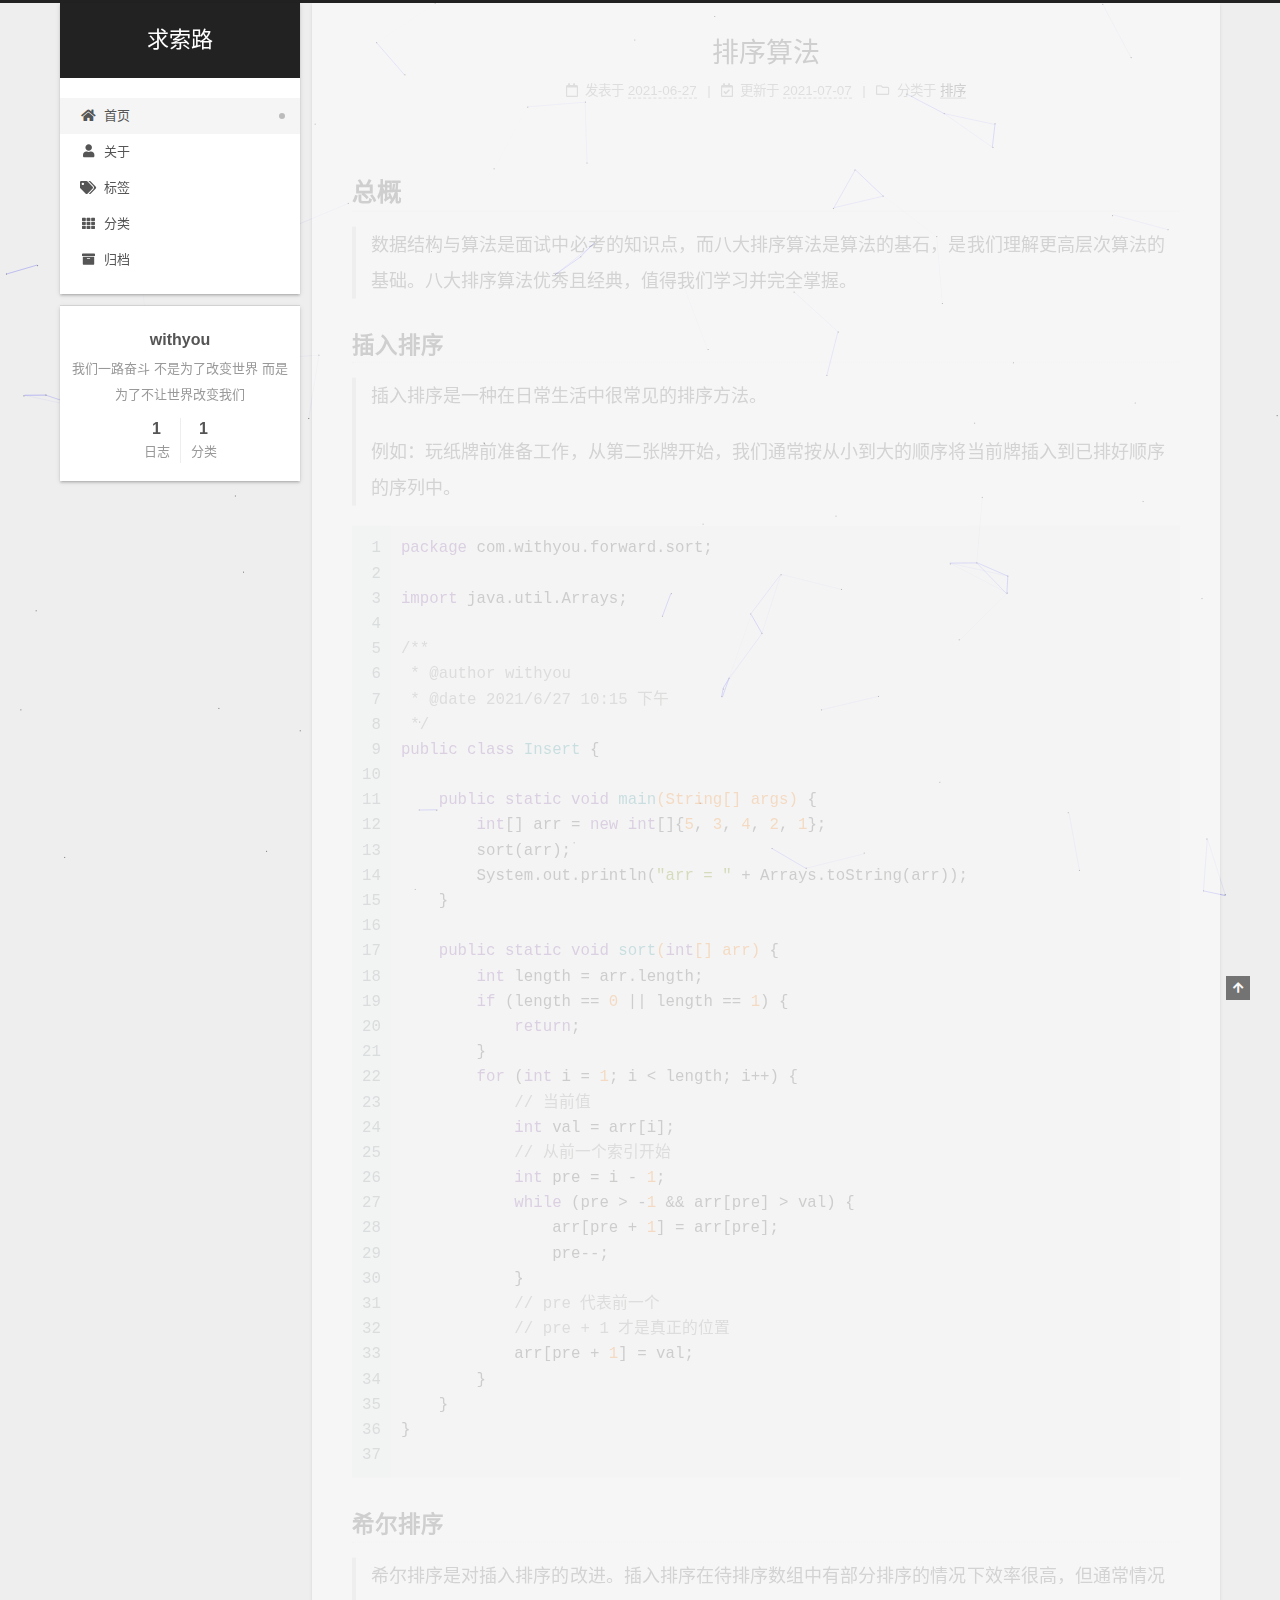
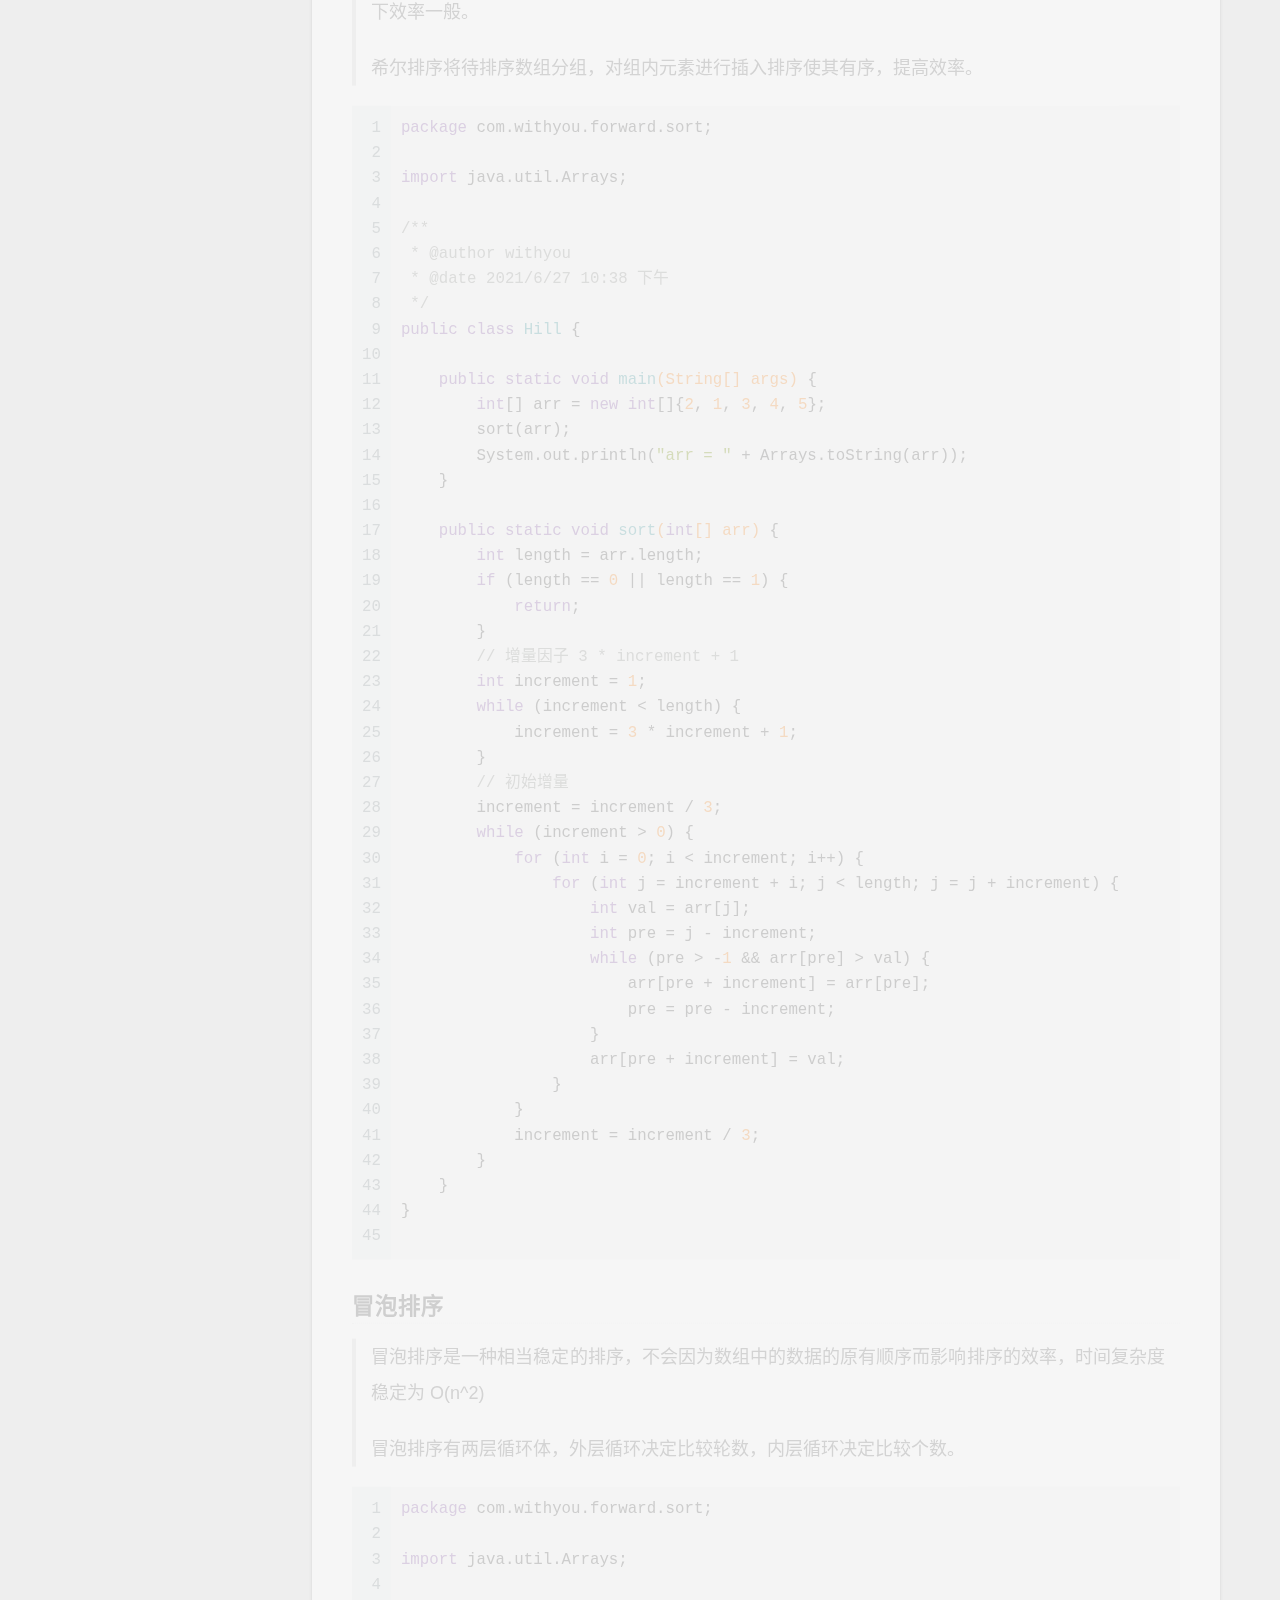
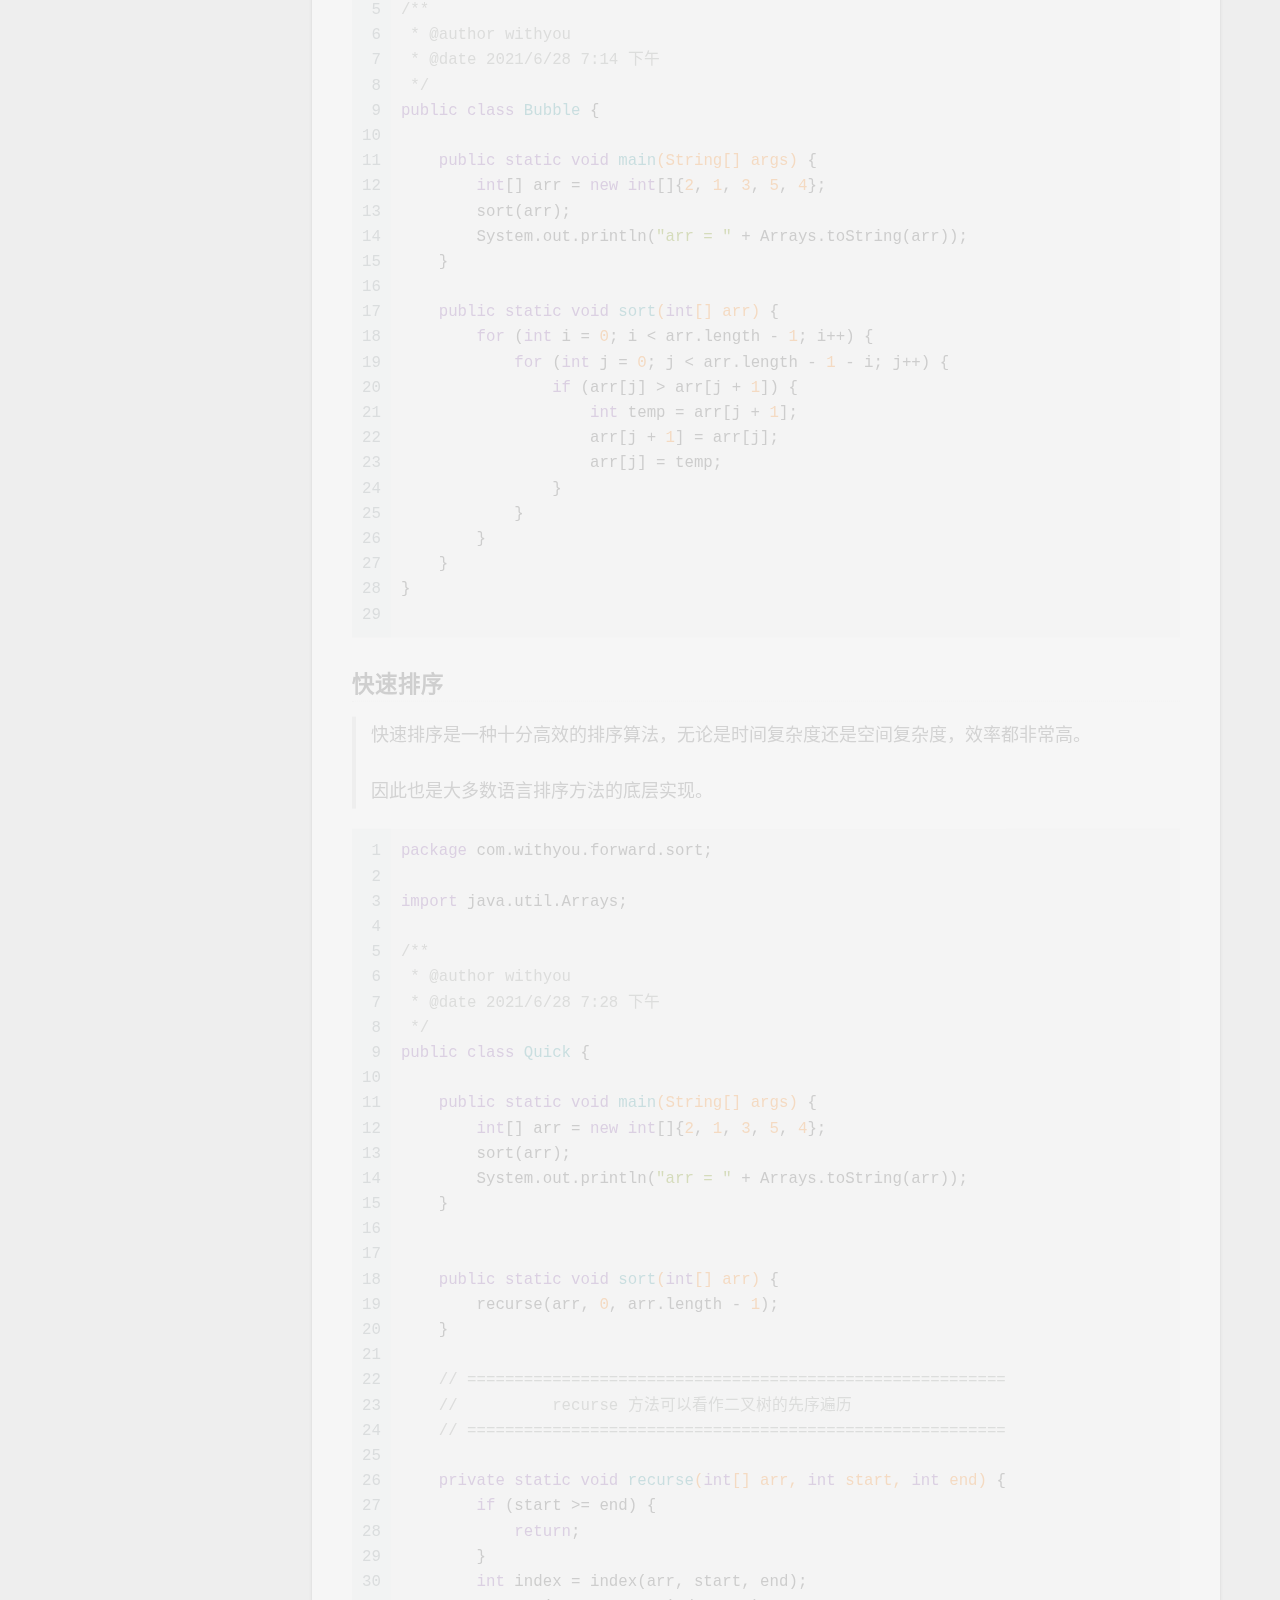
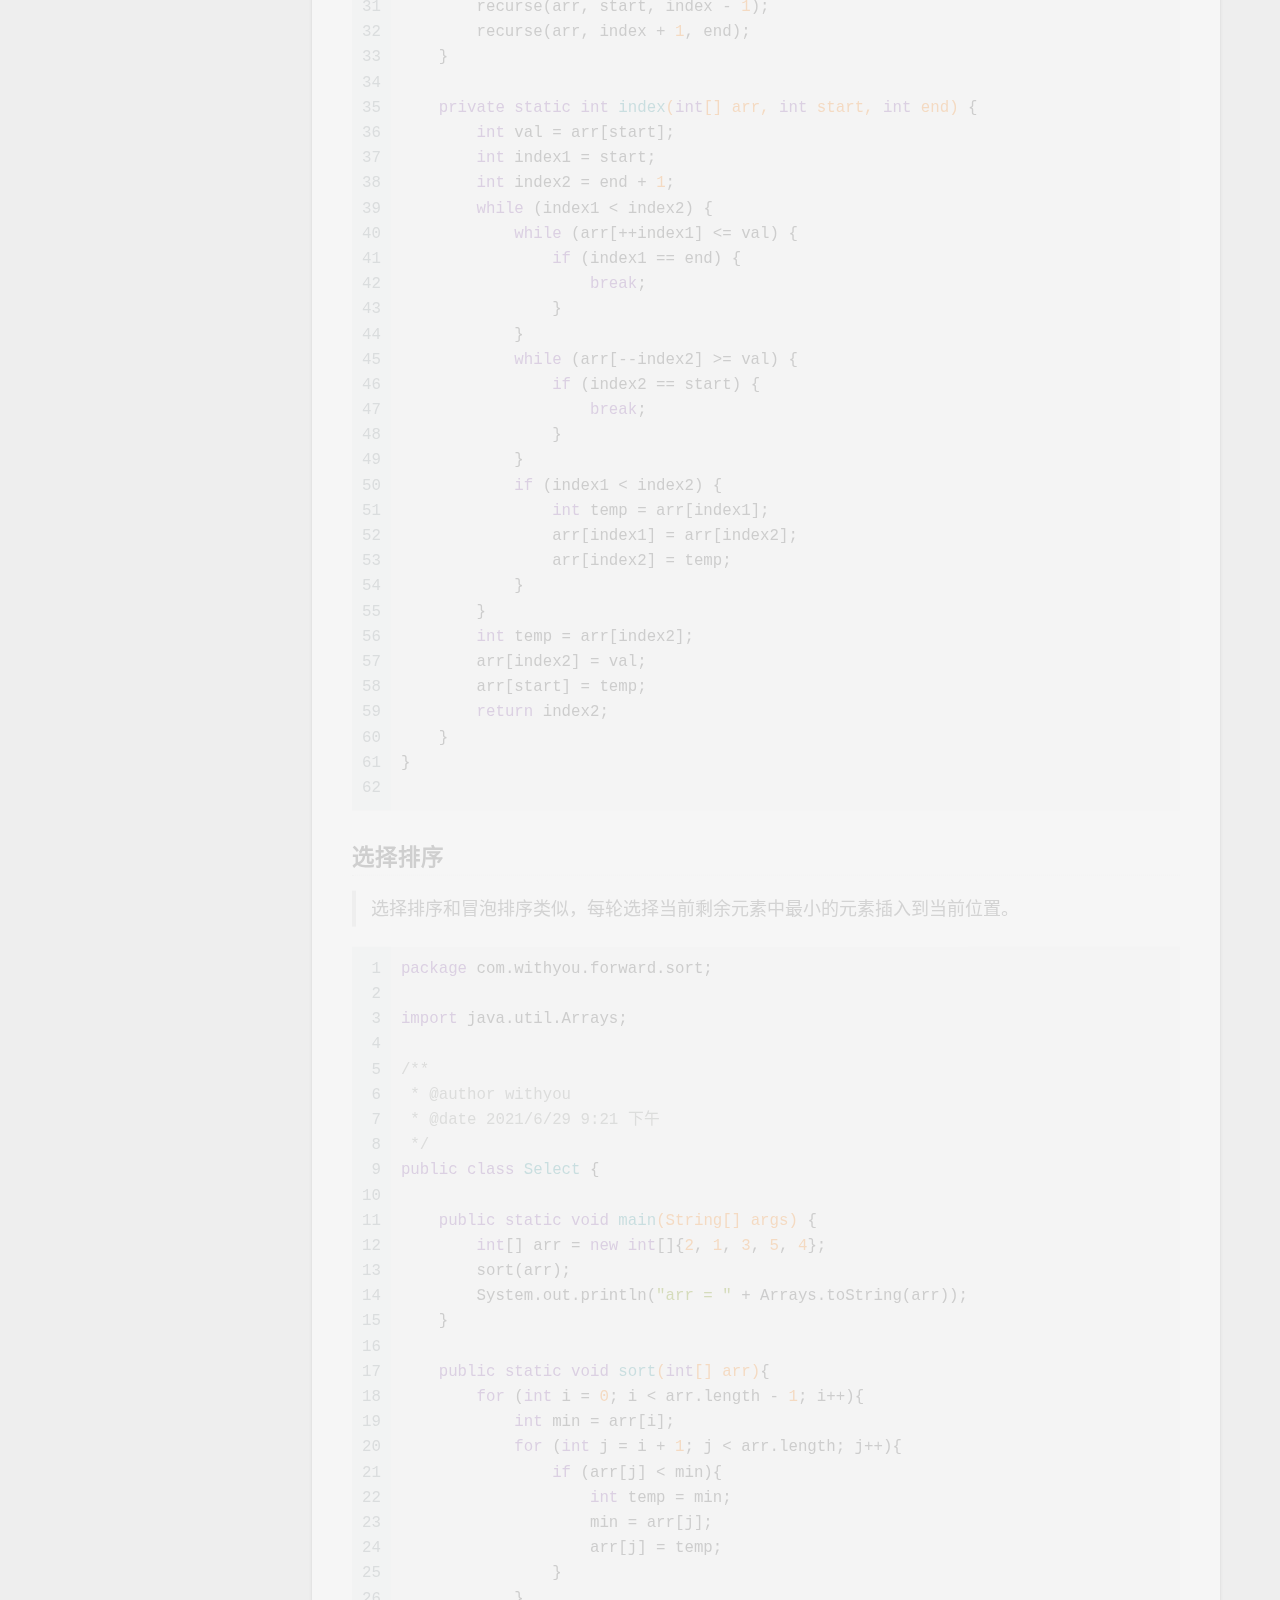
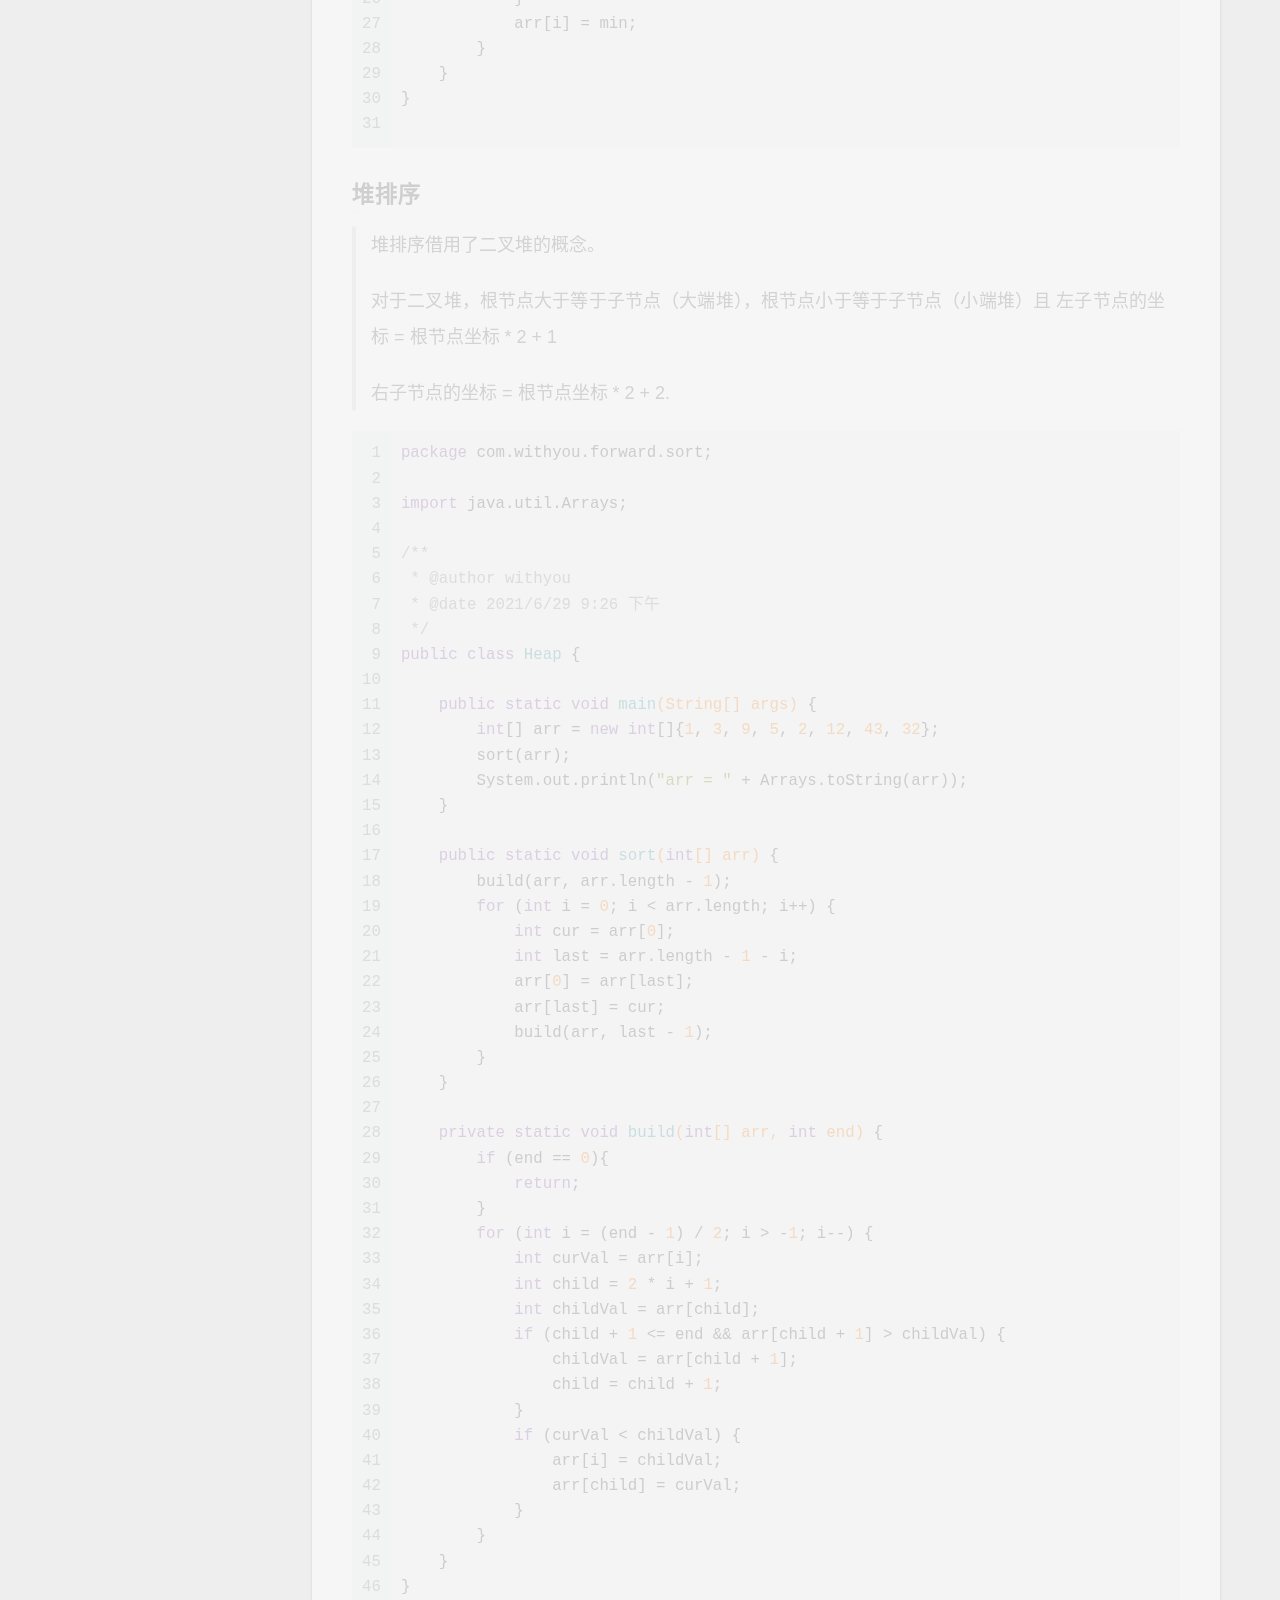
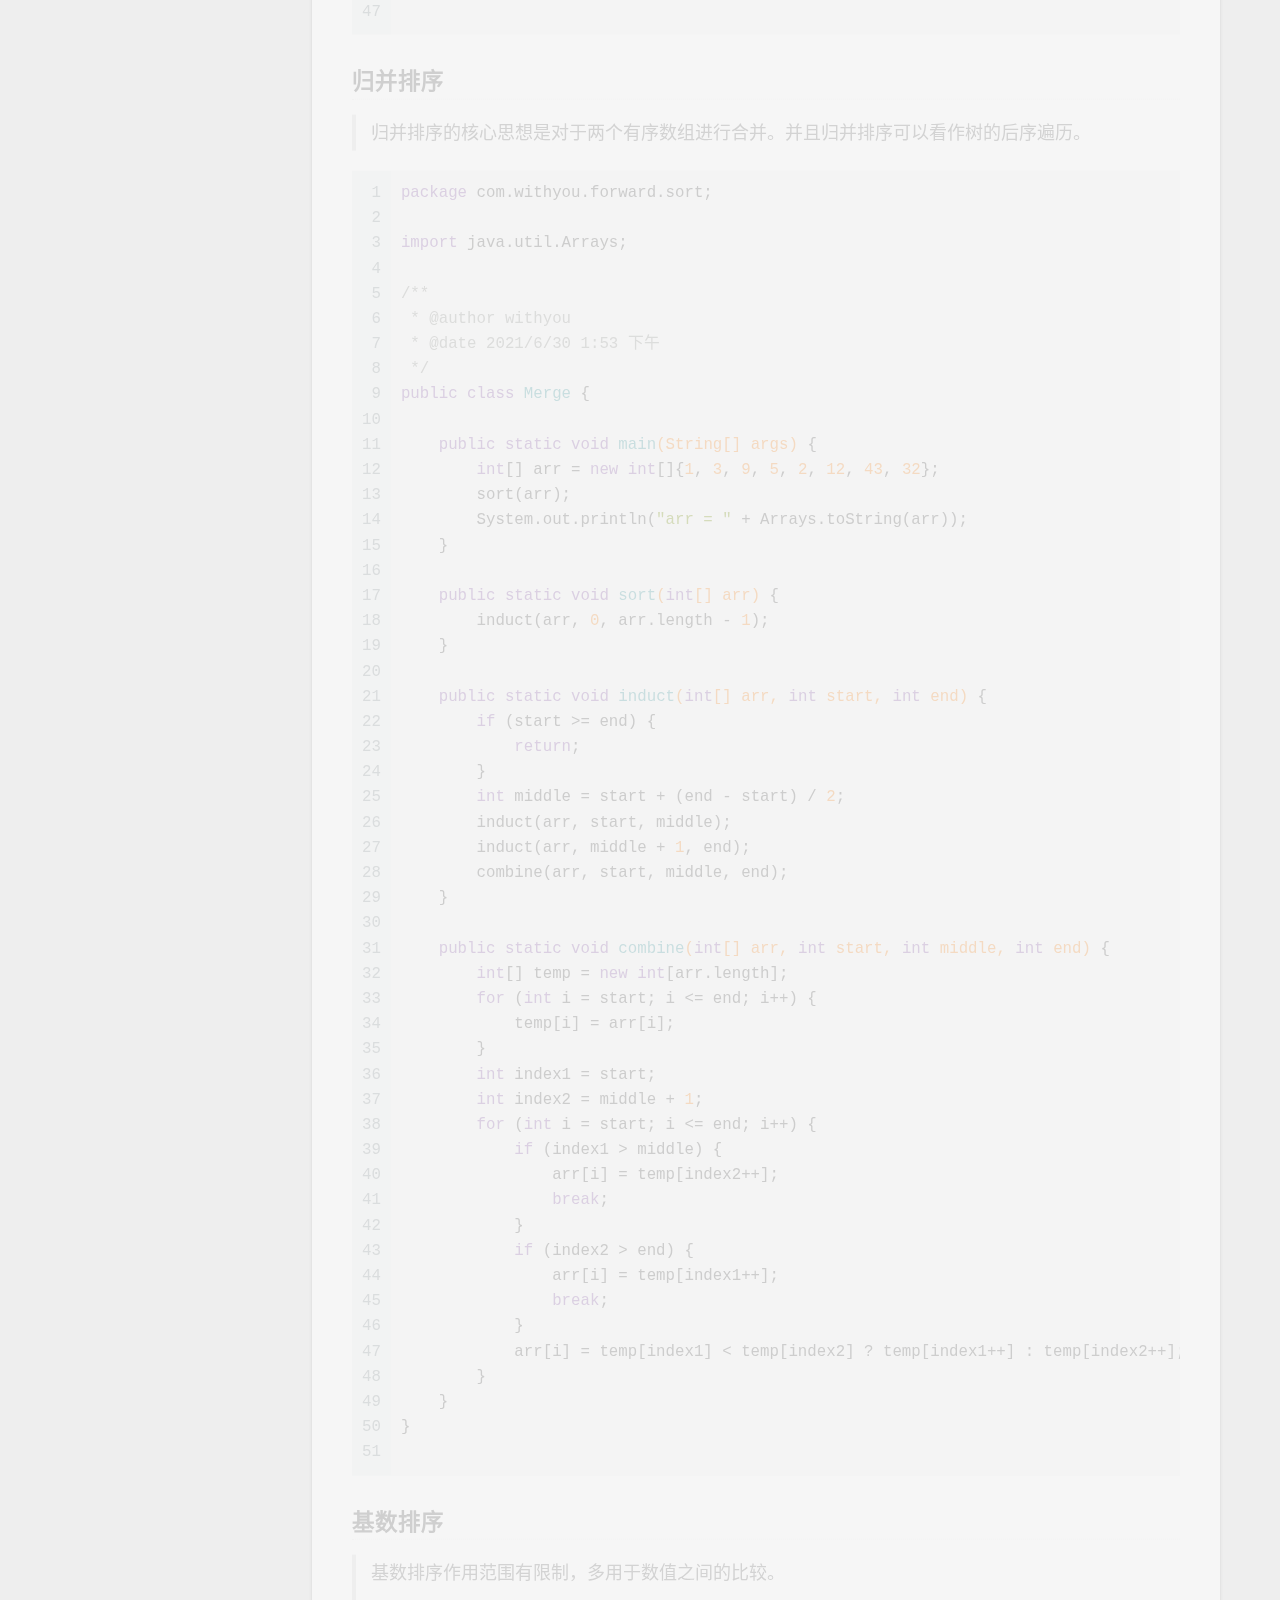
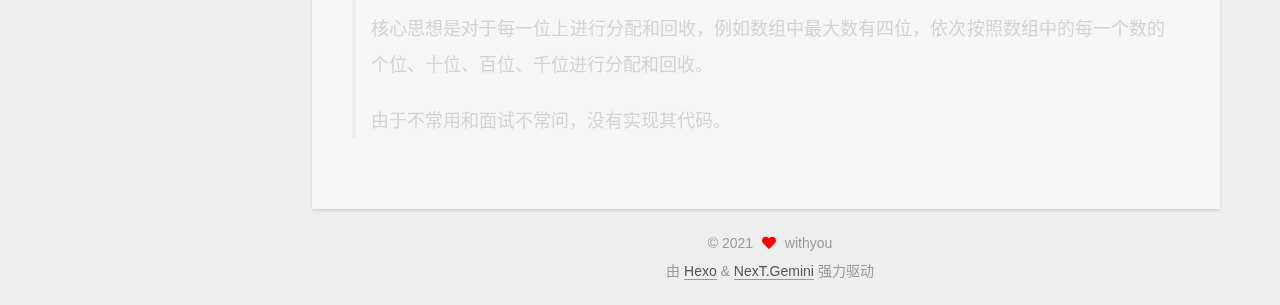
<file: index.html>
<!DOCTYPE html>
<html lang="zh-CN">
<head>
  <meta charset="UTF-8">
<meta name="viewport" content="width=device-width, initial-scale=1, maximum-scale=2">
<meta name="theme-color" content="#222">
<meta name="generator" content="Hexo 5.4.0">
  <link rel="apple-touch-icon" sizes="180x180" href="/images/apple-touch-icon-next.png">
  <link rel="icon" type="image/png" sizes="32x32" href="/images/favicon.ico">
  <link rel="icon" type="image/png" sizes="16x16" href="/images/favicon-16x16-next.png">
  <link rel="mask-icon" href="/images/logo.svg" color="#222">

<link rel="stylesheet" href="/css/main.css">


<link rel="stylesheet" href="/lib/font-awesome/css/all.min.css">

<script id="hexo-configurations">
    var NexT = window.NexT || {};
    var CONFIG = {"hostname":"example.com","root":"/","scheme":"Gemini","version":"7.8.0","exturl":false,"sidebar":{"position":"left","display":"post","padding":18,"offset":12,"onmobile":false},"copycode":{"enable":false,"show_result":false,"style":null},"back2top":{"enable":true,"sidebar":false,"scrollpercent":false},"bookmark":{"enable":false,"color":"#222","save":"auto"},"fancybox":false,"mediumzoom":false,"lazyload":false,"pangu":false,"comments":{"style":"tabs","active":null,"storage":true,"lazyload":false,"nav":null},"algolia":{"hits":{"per_page":10},"labels":{"input_placeholder":"Search for Posts","hits_empty":"We didn't find any results for the search: ${query}","hits_stats":"${hits} results found in ${time} ms"}},"localsearch":{"enable":false,"trigger":"auto","top_n_per_article":1,"unescape":false,"preload":false},"motion":{"enable":true,"async":false,"transition":{"post_block":"fadeIn","post_header":"slideDownIn","post_body":"slideDownIn","coll_header":"slideLeftIn","sidebar":"slideUpIn"}}};
  </script>

  <meta name="description" content="我们一路奋斗 不是为了改变世界 而是为了不让世界改变我们">
<meta property="og:type" content="website">
<meta property="og:title" content="求索路">
<meta property="og:url" content="http://example.com/index.html">
<meta property="og:site_name" content="求索路">
<meta property="og:description" content="我们一路奋斗 不是为了改变世界 而是为了不让世界改变我们">
<meta property="og:locale" content="zh_CN">
<meta property="article:author" content="withyou">
<meta name="twitter:card" content="summary">

<link rel="canonical" href="http://example.com/">


<script id="page-configurations">
  // https://hexo.io/docs/variables.html
  CONFIG.page = {
    sidebar: "",
    isHome : true,
    isPost : false,
    lang   : 'zh-CN'
  };
</script>

  <title>求索路</title>
  






  <noscript>
  <style>
  .use-motion .brand,
  .use-motion .menu-item,
  .sidebar-inner,
  .use-motion .post-block,
  .use-motion .pagination,
  .use-motion .comments,
  .use-motion .post-header,
  .use-motion .post-body,
  .use-motion .collection-header { opacity: initial; }

  .use-motion .site-title,
  .use-motion .site-subtitle {
    opacity: initial;
    top: initial;
  }

  .use-motion .logo-line-before i { left: initial; }
  .use-motion .logo-line-after i { right: initial; }
  </style>
</noscript>

</head>

<body itemscope itemtype="http://schema.org/WebPage">
  <div class="container use-motion">
    <div class="headband"></div>

    <header class="header" itemscope itemtype="http://schema.org/WPHeader">
      <div class="header-inner"><div class="site-brand-container">
  <div class="site-nav-toggle">
    <div class="toggle" aria-label="切换导航栏">
      <span class="toggle-line toggle-line-first"></span>
      <span class="toggle-line toggle-line-middle"></span>
      <span class="toggle-line toggle-line-last"></span>
    </div>
  </div>

  <div class="site-meta">

    <a href="/" class="brand" rel="start">
      <span class="logo-line-before"><i></i></span>
      <h1 class="site-title">求索路</h1>
      <span class="logo-line-after"><i></i></span>
    </a>
  </div>

  <div class="site-nav-right">
    <div class="toggle popup-trigger">
    </div>
  </div>
</div>




<nav class="site-nav">
  <ul id="menu" class="main-menu menu">
        <li class="menu-item menu-item-home">

    <a href="/" rel="section"><i class="fa fa-home fa-fw"></i>首页</a>

  </li>
        <li class="menu-item menu-item-about">

    <a href="/about/" rel="section"><i class="fa fa-user fa-fw"></i>关于</a>

  </li>
        <li class="menu-item menu-item-tags">

    <a href="/tags/" rel="section"><i class="fa fa-tags fa-fw"></i>标签</a>

  </li>
        <li class="menu-item menu-item-categories">

    <a href="/categories/" rel="section"><i class="fa fa-th fa-fw"></i>分类</a>

  </li>
        <li class="menu-item menu-item-archives">

    <a href="/archives/" rel="section"><i class="fa fa-archive fa-fw"></i>归档</a>

  </li>
  </ul>
</nav>




</div>
    </header>

    
  <div class="back-to-top">
    <i class="fa fa-arrow-up"></i>
    <span>0%</span>
  </div>


    <main class="main">
      <div class="main-inner">
        <div class="content-wrap">
          

          <div class="content index posts-expand">
            
      
  
  
  <article itemscope itemtype="http://schema.org/Article" class="post-block" lang="zh-CN">
    <link itemprop="mainEntityOfPage" href="http://example.com/2021/06/27/%E6%8E%92%E5%BA%8F%E7%AE%97%E6%B3%95/">

    <span hidden itemprop="author" itemscope itemtype="http://schema.org/Person">
      <meta itemprop="image" content="/images/avatar.gif">
      <meta itemprop="name" content="withyou">
      <meta itemprop="description" content="我们一路奋斗 不是为了改变世界 而是为了不让世界改变我们">
    </span>

    <span hidden itemprop="publisher" itemscope itemtype="http://schema.org/Organization">
      <meta itemprop="name" content="求索路">
    </span>
      <header class="post-header">
        <h2 class="post-title" itemprop="name headline">
          
            <a href="/2021/06/27/%E6%8E%92%E5%BA%8F%E7%AE%97%E6%B3%95/" class="post-title-link" itemprop="url">排序算法</a>
        </h2>

        <div class="post-meta">
            <span class="post-meta-item">
              <span class="post-meta-item-icon">
                <i class="far fa-calendar"></i>
              </span>
              <span class="post-meta-item-text">发表于</span>

              <time title="创建时间：2021-06-27 21:57:43" itemprop="dateCreated datePublished" datetime="2021-06-27T21:57:43+08:00">2021-06-27</time>
            </span>
              <span class="post-meta-item">
                <span class="post-meta-item-icon">
                  <i class="far fa-calendar-check"></i>
                </span>
                <span class="post-meta-item-text">更新于</span>
                <time title="修改时间：2021-07-07 20:14:16" itemprop="dateModified" datetime="2021-07-07T20:14:16+08:00">2021-07-07</time>
              </span>
            <span class="post-meta-item">
              <span class="post-meta-item-icon">
                <i class="far fa-folder"></i>
              </span>
              <span class="post-meta-item-text">分类于</span>
                <span itemprop="about" itemscope itemtype="http://schema.org/Thing">
                  <a href="/categories/%E6%8E%92%E5%BA%8F/" itemprop="url" rel="index"><span itemprop="name">排序</span></a>
                </span>
            </span>

          

        </div>
      </header>

    
    
    
    <div class="post-body" itemprop="articleBody">

      
          <h2 id="总概"><a href="#总概" class="headerlink" title="总概"></a>总概</h2><blockquote>
<p>数据结构与算法是面试中必考的知识点，而八大排序算法是算法的基石，是我们理解更高层次算法的基础。八大排序算法优秀且经典，值得我们学习并完全掌握。</p>
</blockquote>
<h3 id="插入排序"><a href="#插入排序" class="headerlink" title="插入排序"></a>插入排序</h3><blockquote>
<p>插入排序是一种在日常生活中很常见的排序方法。</p>
<p>例如：玩纸牌前准备工作，从第二张牌开始，我们通常按从小到大的顺序将当前牌插入到已排好顺序的序列中。</p>
</blockquote>
<figure class="highlight java"><table><tr><td class="gutter"><pre><span class="line">1</span><br><span class="line">2</span><br><span class="line">3</span><br><span class="line">4</span><br><span class="line">5</span><br><span class="line">6</span><br><span class="line">7</span><br><span class="line">8</span><br><span class="line">9</span><br><span class="line">10</span><br><span class="line">11</span><br><span class="line">12</span><br><span class="line">13</span><br><span class="line">14</span><br><span class="line">15</span><br><span class="line">16</span><br><span class="line">17</span><br><span class="line">18</span><br><span class="line">19</span><br><span class="line">20</span><br><span class="line">21</span><br><span class="line">22</span><br><span class="line">23</span><br><span class="line">24</span><br><span class="line">25</span><br><span class="line">26</span><br><span class="line">27</span><br><span class="line">28</span><br><span class="line">29</span><br><span class="line">30</span><br><span class="line">31</span><br><span class="line">32</span><br><span class="line">33</span><br><span class="line">34</span><br><span class="line">35</span><br><span class="line">36</span><br><span class="line">37</span><br></pre></td><td class="code"><pre><span class="line"><span class="keyword">package</span> com.withyou.forward.sort;</span><br><span class="line"></span><br><span class="line"><span class="keyword">import</span> java.util.Arrays;</span><br><span class="line"></span><br><span class="line"><span class="comment">/**</span></span><br><span class="line"><span class="comment"> * <span class="doctag">@author</span> withyou</span></span><br><span class="line"><span class="comment"> * <span class="doctag">@date</span> 2021/6/27 10:15 下午</span></span><br><span class="line"><span class="comment"> */</span></span><br><span class="line"><span class="keyword">public</span> <span class="class"><span class="keyword">class</span> <span class="title">Insert</span> </span>&#123;</span><br><span class="line"></span><br><span class="line">    <span class="function"><span class="keyword">public</span> <span class="keyword">static</span> <span class="keyword">void</span> <span class="title">main</span><span class="params">(String[] args)</span> </span>&#123;</span><br><span class="line">        <span class="keyword">int</span>[] arr = <span class="keyword">new</span> <span class="keyword">int</span>[]&#123;<span class="number">5</span>, <span class="number">3</span>, <span class="number">4</span>, <span class="number">2</span>, <span class="number">1</span>&#125;;</span><br><span class="line">        sort(arr);</span><br><span class="line">        System.out.println(<span class="string">&quot;arr = &quot;</span> + Arrays.toString(arr));</span><br><span class="line">    &#125;</span><br><span class="line"></span><br><span class="line">    <span class="function"><span class="keyword">public</span> <span class="keyword">static</span> <span class="keyword">void</span> <span class="title">sort</span><span class="params">(<span class="keyword">int</span>[] arr)</span> </span>&#123;</span><br><span class="line">        <span class="keyword">int</span> length = arr.length;</span><br><span class="line">        <span class="keyword">if</span> (length == <span class="number">0</span> || length == <span class="number">1</span>) &#123;</span><br><span class="line">            <span class="keyword">return</span>;</span><br><span class="line">        &#125;</span><br><span class="line">        <span class="keyword">for</span> (<span class="keyword">int</span> i = <span class="number">1</span>; i &lt; length; i++) &#123;</span><br><span class="line">            <span class="comment">// 当前值</span></span><br><span class="line">            <span class="keyword">int</span> val = arr[i];</span><br><span class="line">            <span class="comment">// 从前一个索引开始</span></span><br><span class="line">            <span class="keyword">int</span> pre = i - <span class="number">1</span>;</span><br><span class="line">            <span class="keyword">while</span> (pre &gt; -<span class="number">1</span> &amp;&amp; arr[pre] &gt; val) &#123;</span><br><span class="line">                arr[pre + <span class="number">1</span>] = arr[pre];</span><br><span class="line">                pre--;</span><br><span class="line">            &#125;</span><br><span class="line">            <span class="comment">// pre 代表前一个</span></span><br><span class="line">            <span class="comment">// pre + 1 才是真正的位置</span></span><br><span class="line">            arr[pre + <span class="number">1</span>] = val;</span><br><span class="line">        &#125;</span><br><span class="line">    &#125;</span><br><span class="line">&#125;</span><br><span class="line"></span><br></pre></td></tr></table></figure>

<h3 id="希尔排序"><a href="#希尔排序" class="headerlink" title="希尔排序"></a>希尔排序</h3><blockquote>
<p>希尔排序是对插入排序的改进。插入排序在待排序数组中有部分排序的情况下效率很高，但通常情况下效率一般。</p>
<p>希尔排序将待排序数组分组，对组内元素进行插入排序使其有序，提高效率。</p>
</blockquote>
<figure class="highlight java"><table><tr><td class="gutter"><pre><span class="line">1</span><br><span class="line">2</span><br><span class="line">3</span><br><span class="line">4</span><br><span class="line">5</span><br><span class="line">6</span><br><span class="line">7</span><br><span class="line">8</span><br><span class="line">9</span><br><span class="line">10</span><br><span class="line">11</span><br><span class="line">12</span><br><span class="line">13</span><br><span class="line">14</span><br><span class="line">15</span><br><span class="line">16</span><br><span class="line">17</span><br><span class="line">18</span><br><span class="line">19</span><br><span class="line">20</span><br><span class="line">21</span><br><span class="line">22</span><br><span class="line">23</span><br><span class="line">24</span><br><span class="line">25</span><br><span class="line">26</span><br><span class="line">27</span><br><span class="line">28</span><br><span class="line">29</span><br><span class="line">30</span><br><span class="line">31</span><br><span class="line">32</span><br><span class="line">33</span><br><span class="line">34</span><br><span class="line">35</span><br><span class="line">36</span><br><span class="line">37</span><br><span class="line">38</span><br><span class="line">39</span><br><span class="line">40</span><br><span class="line">41</span><br><span class="line">42</span><br><span class="line">43</span><br><span class="line">44</span><br><span class="line">45</span><br></pre></td><td class="code"><pre><span class="line"><span class="keyword">package</span> com.withyou.forward.sort;</span><br><span class="line"></span><br><span class="line"><span class="keyword">import</span> java.util.Arrays;</span><br><span class="line"></span><br><span class="line"><span class="comment">/**</span></span><br><span class="line"><span class="comment"> * <span class="doctag">@author</span> withyou</span></span><br><span class="line"><span class="comment"> * <span class="doctag">@date</span> 2021/6/27 10:38 下午</span></span><br><span class="line"><span class="comment"> */</span></span><br><span class="line"><span class="keyword">public</span> <span class="class"><span class="keyword">class</span> <span class="title">Hill</span> </span>&#123;</span><br><span class="line"></span><br><span class="line">    <span class="function"><span class="keyword">public</span> <span class="keyword">static</span> <span class="keyword">void</span> <span class="title">main</span><span class="params">(String[] args)</span> </span>&#123;</span><br><span class="line">        <span class="keyword">int</span>[] arr = <span class="keyword">new</span> <span class="keyword">int</span>[]&#123;<span class="number">2</span>, <span class="number">1</span>, <span class="number">3</span>, <span class="number">4</span>, <span class="number">5</span>&#125;;</span><br><span class="line">        sort(arr);</span><br><span class="line">        System.out.println(<span class="string">&quot;arr = &quot;</span> + Arrays.toString(arr));</span><br><span class="line">    &#125;</span><br><span class="line"></span><br><span class="line">    <span class="function"><span class="keyword">public</span> <span class="keyword">static</span> <span class="keyword">void</span> <span class="title">sort</span><span class="params">(<span class="keyword">int</span>[] arr)</span> </span>&#123;</span><br><span class="line">        <span class="keyword">int</span> length = arr.length;</span><br><span class="line">        <span class="keyword">if</span> (length == <span class="number">0</span> || length == <span class="number">1</span>) &#123;</span><br><span class="line">            <span class="keyword">return</span>;</span><br><span class="line">        &#125;</span><br><span class="line">        <span class="comment">// 增量因子 3 * increment + 1</span></span><br><span class="line">        <span class="keyword">int</span> increment = <span class="number">1</span>;</span><br><span class="line">        <span class="keyword">while</span> (increment &lt; length) &#123;</span><br><span class="line">            increment = <span class="number">3</span> * increment + <span class="number">1</span>;</span><br><span class="line">        &#125;</span><br><span class="line">        <span class="comment">// 初始增量</span></span><br><span class="line">        increment = increment / <span class="number">3</span>;</span><br><span class="line">        <span class="keyword">while</span> (increment &gt; <span class="number">0</span>) &#123;</span><br><span class="line">            <span class="keyword">for</span> (<span class="keyword">int</span> i = <span class="number">0</span>; i &lt; increment; i++) &#123;</span><br><span class="line">                <span class="keyword">for</span> (<span class="keyword">int</span> j = increment + i; j &lt; length; j = j + increment) &#123;</span><br><span class="line">                    <span class="keyword">int</span> val = arr[j];</span><br><span class="line">                    <span class="keyword">int</span> pre = j - increment;</span><br><span class="line">                    <span class="keyword">while</span> (pre &gt; -<span class="number">1</span> &amp;&amp; arr[pre] &gt; val) &#123;</span><br><span class="line">                        arr[pre + increment] = arr[pre];</span><br><span class="line">                        pre = pre - increment;</span><br><span class="line">                    &#125;</span><br><span class="line">                    arr[pre + increment] = val;</span><br><span class="line">                &#125;</span><br><span class="line">            &#125;</span><br><span class="line">            increment = increment / <span class="number">3</span>;</span><br><span class="line">        &#125;</span><br><span class="line">    &#125;</span><br><span class="line">&#125;</span><br><span class="line"></span><br></pre></td></tr></table></figure>

<h3 id="冒泡排序"><a href="#冒泡排序" class="headerlink" title="冒泡排序"></a>冒泡排序</h3><blockquote>
<p>冒泡排序是一种相当稳定的排序，不会因为数组中的数据的原有顺序而影响排序的效率，时间复杂度稳定为 O(n^2)</p>
<p>冒泡排序有两层循环体，外层循环决定比较轮数，内层循环决定比较个数。</p>
</blockquote>
<figure class="highlight java"><table><tr><td class="gutter"><pre><span class="line">1</span><br><span class="line">2</span><br><span class="line">3</span><br><span class="line">4</span><br><span class="line">5</span><br><span class="line">6</span><br><span class="line">7</span><br><span class="line">8</span><br><span class="line">9</span><br><span class="line">10</span><br><span class="line">11</span><br><span class="line">12</span><br><span class="line">13</span><br><span class="line">14</span><br><span class="line">15</span><br><span class="line">16</span><br><span class="line">17</span><br><span class="line">18</span><br><span class="line">19</span><br><span class="line">20</span><br><span class="line">21</span><br><span class="line">22</span><br><span class="line">23</span><br><span class="line">24</span><br><span class="line">25</span><br><span class="line">26</span><br><span class="line">27</span><br><span class="line">28</span><br><span class="line">29</span><br></pre></td><td class="code"><pre><span class="line"><span class="keyword">package</span> com.withyou.forward.sort;</span><br><span class="line"></span><br><span class="line"><span class="keyword">import</span> java.util.Arrays;</span><br><span class="line"></span><br><span class="line"><span class="comment">/**</span></span><br><span class="line"><span class="comment"> * <span class="doctag">@author</span> withyou</span></span><br><span class="line"><span class="comment"> * <span class="doctag">@date</span> 2021/6/28 7:14 下午</span></span><br><span class="line"><span class="comment"> */</span></span><br><span class="line"><span class="keyword">public</span> <span class="class"><span class="keyword">class</span> <span class="title">Bubble</span> </span>&#123;</span><br><span class="line"></span><br><span class="line">    <span class="function"><span class="keyword">public</span> <span class="keyword">static</span> <span class="keyword">void</span> <span class="title">main</span><span class="params">(String[] args)</span> </span>&#123;</span><br><span class="line">        <span class="keyword">int</span>[] arr = <span class="keyword">new</span> <span class="keyword">int</span>[]&#123;<span class="number">2</span>, <span class="number">1</span>, <span class="number">3</span>, <span class="number">5</span>, <span class="number">4</span>&#125;;</span><br><span class="line">        sort(arr);</span><br><span class="line">        System.out.println(<span class="string">&quot;arr = &quot;</span> + Arrays.toString(arr));</span><br><span class="line">    &#125;</span><br><span class="line"></span><br><span class="line">    <span class="function"><span class="keyword">public</span> <span class="keyword">static</span> <span class="keyword">void</span> <span class="title">sort</span><span class="params">(<span class="keyword">int</span>[] arr)</span> </span>&#123;</span><br><span class="line">        <span class="keyword">for</span> (<span class="keyword">int</span> i = <span class="number">0</span>; i &lt; arr.length - <span class="number">1</span>; i++) &#123;</span><br><span class="line">            <span class="keyword">for</span> (<span class="keyword">int</span> j = <span class="number">0</span>; j &lt; arr.length - <span class="number">1</span> - i; j++) &#123;</span><br><span class="line">                <span class="keyword">if</span> (arr[j] &gt; arr[j + <span class="number">1</span>]) &#123;</span><br><span class="line">                    <span class="keyword">int</span> temp = arr[j + <span class="number">1</span>];</span><br><span class="line">                    arr[j + <span class="number">1</span>] = arr[j];</span><br><span class="line">                    arr[j] = temp;</span><br><span class="line">                &#125;</span><br><span class="line">            &#125;</span><br><span class="line">        &#125;</span><br><span class="line">    &#125;</span><br><span class="line">&#125;</span><br><span class="line"></span><br></pre></td></tr></table></figure>

<h3 id="快速排序"><a href="#快速排序" class="headerlink" title="快速排序"></a>快速排序</h3><blockquote>
<p>快速排序是一种十分高效的排序算法，无论是时间复杂度还是空间复杂度，效率都非常高。</p>
<p>因此也是大多数语言排序方法的底层实现。</p>
</blockquote>
<figure class="highlight java"><table><tr><td class="gutter"><pre><span class="line">1</span><br><span class="line">2</span><br><span class="line">3</span><br><span class="line">4</span><br><span class="line">5</span><br><span class="line">6</span><br><span class="line">7</span><br><span class="line">8</span><br><span class="line">9</span><br><span class="line">10</span><br><span class="line">11</span><br><span class="line">12</span><br><span class="line">13</span><br><span class="line">14</span><br><span class="line">15</span><br><span class="line">16</span><br><span class="line">17</span><br><span class="line">18</span><br><span class="line">19</span><br><span class="line">20</span><br><span class="line">21</span><br><span class="line">22</span><br><span class="line">23</span><br><span class="line">24</span><br><span class="line">25</span><br><span class="line">26</span><br><span class="line">27</span><br><span class="line">28</span><br><span class="line">29</span><br><span class="line">30</span><br><span class="line">31</span><br><span class="line">32</span><br><span class="line">33</span><br><span class="line">34</span><br><span class="line">35</span><br><span class="line">36</span><br><span class="line">37</span><br><span class="line">38</span><br><span class="line">39</span><br><span class="line">40</span><br><span class="line">41</span><br><span class="line">42</span><br><span class="line">43</span><br><span class="line">44</span><br><span class="line">45</span><br><span class="line">46</span><br><span class="line">47</span><br><span class="line">48</span><br><span class="line">49</span><br><span class="line">50</span><br><span class="line">51</span><br><span class="line">52</span><br><span class="line">53</span><br><span class="line">54</span><br><span class="line">55</span><br><span class="line">56</span><br><span class="line">57</span><br><span class="line">58</span><br><span class="line">59</span><br><span class="line">60</span><br><span class="line">61</span><br><span class="line">62</span><br></pre></td><td class="code"><pre><span class="line"><span class="keyword">package</span> com.withyou.forward.sort;</span><br><span class="line"></span><br><span class="line"><span class="keyword">import</span> java.util.Arrays;</span><br><span class="line"></span><br><span class="line"><span class="comment">/**</span></span><br><span class="line"><span class="comment"> * <span class="doctag">@author</span> withyou</span></span><br><span class="line"><span class="comment"> * <span class="doctag">@date</span> 2021/6/28 7:28 下午</span></span><br><span class="line"><span class="comment"> */</span></span><br><span class="line"><span class="keyword">public</span> <span class="class"><span class="keyword">class</span> <span class="title">Quick</span> </span>&#123;</span><br><span class="line"></span><br><span class="line">    <span class="function"><span class="keyword">public</span> <span class="keyword">static</span> <span class="keyword">void</span> <span class="title">main</span><span class="params">(String[] args)</span> </span>&#123;</span><br><span class="line">        <span class="keyword">int</span>[] arr = <span class="keyword">new</span> <span class="keyword">int</span>[]&#123;<span class="number">2</span>, <span class="number">1</span>, <span class="number">3</span>, <span class="number">5</span>, <span class="number">4</span>&#125;;</span><br><span class="line">        sort(arr);</span><br><span class="line">        System.out.println(<span class="string">&quot;arr = &quot;</span> + Arrays.toString(arr));</span><br><span class="line">    &#125;</span><br><span class="line"></span><br><span class="line"></span><br><span class="line">    <span class="function"><span class="keyword">public</span> <span class="keyword">static</span> <span class="keyword">void</span> <span class="title">sort</span><span class="params">(<span class="keyword">int</span>[] arr)</span> </span>&#123;</span><br><span class="line">        recurse(arr, <span class="number">0</span>, arr.length - <span class="number">1</span>);</span><br><span class="line">    &#125;</span><br><span class="line"></span><br><span class="line">    <span class="comment">// =========================================================</span></span><br><span class="line">    <span class="comment">//          recurse 方法可以看作二叉树的先序遍历</span></span><br><span class="line">    <span class="comment">// =========================================================</span></span><br><span class="line"></span><br><span class="line">    <span class="function"><span class="keyword">private</span> <span class="keyword">static</span> <span class="keyword">void</span> <span class="title">recurse</span><span class="params">(<span class="keyword">int</span>[] arr, <span class="keyword">int</span> start, <span class="keyword">int</span> end)</span> </span>&#123;</span><br><span class="line">        <span class="keyword">if</span> (start &gt;= end) &#123;</span><br><span class="line">            <span class="keyword">return</span>;</span><br><span class="line">        &#125;</span><br><span class="line">        <span class="keyword">int</span> index = index(arr, start, end);</span><br><span class="line">        recurse(arr, start, index - <span class="number">1</span>);</span><br><span class="line">        recurse(arr, index + <span class="number">1</span>, end);</span><br><span class="line">    &#125;</span><br><span class="line"></span><br><span class="line">    <span class="function"><span class="keyword">private</span> <span class="keyword">static</span> <span class="keyword">int</span> <span class="title">index</span><span class="params">(<span class="keyword">int</span>[] arr, <span class="keyword">int</span> start, <span class="keyword">int</span> end)</span> </span>&#123;</span><br><span class="line">        <span class="keyword">int</span> val = arr[start];</span><br><span class="line">        <span class="keyword">int</span> index1 = start;</span><br><span class="line">        <span class="keyword">int</span> index2 = end + <span class="number">1</span>;</span><br><span class="line">        <span class="keyword">while</span> (index1 &lt; index2) &#123;</span><br><span class="line">            <span class="keyword">while</span> (arr[++index1] &lt;= val) &#123;</span><br><span class="line">                <span class="keyword">if</span> (index1 == end) &#123;</span><br><span class="line">                    <span class="keyword">break</span>;</span><br><span class="line">                &#125;</span><br><span class="line">            &#125;</span><br><span class="line">            <span class="keyword">while</span> (arr[--index2] &gt;= val) &#123;</span><br><span class="line">                <span class="keyword">if</span> (index2 == start) &#123;</span><br><span class="line">                    <span class="keyword">break</span>;</span><br><span class="line">                &#125;</span><br><span class="line">            &#125;</span><br><span class="line">            <span class="keyword">if</span> (index1 &lt; index2) &#123;</span><br><span class="line">                <span class="keyword">int</span> temp = arr[index1];</span><br><span class="line">                arr[index1] = arr[index2];</span><br><span class="line">                arr[index2] = temp;</span><br><span class="line">            &#125;</span><br><span class="line">        &#125;</span><br><span class="line">        <span class="keyword">int</span> temp = arr[index2];</span><br><span class="line">        arr[index2] = val;</span><br><span class="line">        arr[start] = temp;</span><br><span class="line">        <span class="keyword">return</span> index2;</span><br><span class="line">    &#125;</span><br><span class="line">&#125;</span><br><span class="line"></span><br></pre></td></tr></table></figure>

<h3 id="选择排序"><a href="#选择排序" class="headerlink" title="选择排序"></a>选择排序</h3><blockquote>
<p>选择排序和冒泡排序类似，每轮选择当前剩余元素中最小的元素插入到当前位置。</p>
</blockquote>
<figure class="highlight java"><table><tr><td class="gutter"><pre><span class="line">1</span><br><span class="line">2</span><br><span class="line">3</span><br><span class="line">4</span><br><span class="line">5</span><br><span class="line">6</span><br><span class="line">7</span><br><span class="line">8</span><br><span class="line">9</span><br><span class="line">10</span><br><span class="line">11</span><br><span class="line">12</span><br><span class="line">13</span><br><span class="line">14</span><br><span class="line">15</span><br><span class="line">16</span><br><span class="line">17</span><br><span class="line">18</span><br><span class="line">19</span><br><span class="line">20</span><br><span class="line">21</span><br><span class="line">22</span><br><span class="line">23</span><br><span class="line">24</span><br><span class="line">25</span><br><span class="line">26</span><br><span class="line">27</span><br><span class="line">28</span><br><span class="line">29</span><br><span class="line">30</span><br><span class="line">31</span><br></pre></td><td class="code"><pre><span class="line"><span class="keyword">package</span> com.withyou.forward.sort;</span><br><span class="line"></span><br><span class="line"><span class="keyword">import</span> java.util.Arrays;</span><br><span class="line"></span><br><span class="line"><span class="comment">/**</span></span><br><span class="line"><span class="comment"> * <span class="doctag">@author</span> withyou</span></span><br><span class="line"><span class="comment"> * <span class="doctag">@date</span> 2021/6/29 9:21 下午</span></span><br><span class="line"><span class="comment"> */</span></span><br><span class="line"><span class="keyword">public</span> <span class="class"><span class="keyword">class</span> <span class="title">Select</span> </span>&#123;</span><br><span class="line"></span><br><span class="line">    <span class="function"><span class="keyword">public</span> <span class="keyword">static</span> <span class="keyword">void</span> <span class="title">main</span><span class="params">(String[] args)</span> </span>&#123;</span><br><span class="line">        <span class="keyword">int</span>[] arr = <span class="keyword">new</span> <span class="keyword">int</span>[]&#123;<span class="number">2</span>, <span class="number">1</span>, <span class="number">3</span>, <span class="number">5</span>, <span class="number">4</span>&#125;;</span><br><span class="line">        sort(arr);</span><br><span class="line">        System.out.println(<span class="string">&quot;arr = &quot;</span> + Arrays.toString(arr));</span><br><span class="line">    &#125;</span><br><span class="line"></span><br><span class="line">    <span class="function"><span class="keyword">public</span> <span class="keyword">static</span> <span class="keyword">void</span> <span class="title">sort</span><span class="params">(<span class="keyword">int</span>[] arr)</span></span>&#123;</span><br><span class="line">        <span class="keyword">for</span> (<span class="keyword">int</span> i = <span class="number">0</span>; i &lt; arr.length - <span class="number">1</span>; i++)&#123;</span><br><span class="line">            <span class="keyword">int</span> min = arr[i];</span><br><span class="line">            <span class="keyword">for</span> (<span class="keyword">int</span> j = i + <span class="number">1</span>; j &lt; arr.length; j++)&#123;</span><br><span class="line">                <span class="keyword">if</span> (arr[j] &lt; min)&#123;</span><br><span class="line">                    <span class="keyword">int</span> temp = min;</span><br><span class="line">                    min = arr[j];</span><br><span class="line">                    arr[j] = temp;</span><br><span class="line">                &#125;</span><br><span class="line">            &#125;</span><br><span class="line">            arr[i] = min;</span><br><span class="line">        &#125;</span><br><span class="line">    &#125;</span><br><span class="line">&#125;</span><br><span class="line"></span><br></pre></td></tr></table></figure>

<h3 id="堆排序"><a href="#堆排序" class="headerlink" title="堆排序"></a>堆排序</h3><blockquote>
<p>堆排序借用了二叉堆的概念。</p>
<p>对于二叉堆，根节点大于等于子节点（大端堆），根节点小于等于子节点（小端堆）且 左子节点的坐标 = 根节点坐标 * 2 + 1</p>
<p>右子节点的坐标 = 根节点坐标 * 2 + 2.</p>
</blockquote>
<figure class="highlight java"><table><tr><td class="gutter"><pre><span class="line">1</span><br><span class="line">2</span><br><span class="line">3</span><br><span class="line">4</span><br><span class="line">5</span><br><span class="line">6</span><br><span class="line">7</span><br><span class="line">8</span><br><span class="line">9</span><br><span class="line">10</span><br><span class="line">11</span><br><span class="line">12</span><br><span class="line">13</span><br><span class="line">14</span><br><span class="line">15</span><br><span class="line">16</span><br><span class="line">17</span><br><span class="line">18</span><br><span class="line">19</span><br><span class="line">20</span><br><span class="line">21</span><br><span class="line">22</span><br><span class="line">23</span><br><span class="line">24</span><br><span class="line">25</span><br><span class="line">26</span><br><span class="line">27</span><br><span class="line">28</span><br><span class="line">29</span><br><span class="line">30</span><br><span class="line">31</span><br><span class="line">32</span><br><span class="line">33</span><br><span class="line">34</span><br><span class="line">35</span><br><span class="line">36</span><br><span class="line">37</span><br><span class="line">38</span><br><span class="line">39</span><br><span class="line">40</span><br><span class="line">41</span><br><span class="line">42</span><br><span class="line">43</span><br><span class="line">44</span><br><span class="line">45</span><br><span class="line">46</span><br><span class="line">47</span><br></pre></td><td class="code"><pre><span class="line"><span class="keyword">package</span> com.withyou.forward.sort;</span><br><span class="line"></span><br><span class="line"><span class="keyword">import</span> java.util.Arrays;</span><br><span class="line"></span><br><span class="line"><span class="comment">/**</span></span><br><span class="line"><span class="comment"> * <span class="doctag">@author</span> withyou</span></span><br><span class="line"><span class="comment"> * <span class="doctag">@date</span> 2021/6/29 9:26 下午</span></span><br><span class="line"><span class="comment"> */</span></span><br><span class="line"><span class="keyword">public</span> <span class="class"><span class="keyword">class</span> <span class="title">Heap</span> </span>&#123;</span><br><span class="line"></span><br><span class="line">    <span class="function"><span class="keyword">public</span> <span class="keyword">static</span> <span class="keyword">void</span> <span class="title">main</span><span class="params">(String[] args)</span> </span>&#123;</span><br><span class="line">        <span class="keyword">int</span>[] arr = <span class="keyword">new</span> <span class="keyword">int</span>[]&#123;<span class="number">1</span>, <span class="number">3</span>, <span class="number">9</span>, <span class="number">5</span>, <span class="number">2</span>, <span class="number">12</span>, <span class="number">43</span>, <span class="number">32</span>&#125;;</span><br><span class="line">        sort(arr);</span><br><span class="line">        System.out.println(<span class="string">&quot;arr = &quot;</span> + Arrays.toString(arr));</span><br><span class="line">    &#125;</span><br><span class="line"></span><br><span class="line">    <span class="function"><span class="keyword">public</span> <span class="keyword">static</span> <span class="keyword">void</span> <span class="title">sort</span><span class="params">(<span class="keyword">int</span>[] arr)</span> </span>&#123;</span><br><span class="line">        build(arr, arr.length - <span class="number">1</span>);</span><br><span class="line">        <span class="keyword">for</span> (<span class="keyword">int</span> i = <span class="number">0</span>; i &lt; arr.length; i++) &#123;</span><br><span class="line">            <span class="keyword">int</span> cur = arr[<span class="number">0</span>];</span><br><span class="line">            <span class="keyword">int</span> last = arr.length - <span class="number">1</span> - i;</span><br><span class="line">            arr[<span class="number">0</span>] = arr[last];</span><br><span class="line">            arr[last] = cur;</span><br><span class="line">            build(arr, last - <span class="number">1</span>);</span><br><span class="line">        &#125;</span><br><span class="line">    &#125;</span><br><span class="line"></span><br><span class="line">    <span class="function"><span class="keyword">private</span> <span class="keyword">static</span> <span class="keyword">void</span> <span class="title">build</span><span class="params">(<span class="keyword">int</span>[] arr, <span class="keyword">int</span> end)</span> </span>&#123;</span><br><span class="line">        <span class="keyword">if</span> (end == <span class="number">0</span>)&#123;</span><br><span class="line">            <span class="keyword">return</span>;</span><br><span class="line">        &#125;</span><br><span class="line">        <span class="keyword">for</span> (<span class="keyword">int</span> i = (end - <span class="number">1</span>) / <span class="number">2</span>; i &gt; -<span class="number">1</span>; i--) &#123;</span><br><span class="line">            <span class="keyword">int</span> curVal = arr[i];</span><br><span class="line">            <span class="keyword">int</span> child = <span class="number">2</span> * i + <span class="number">1</span>;</span><br><span class="line">            <span class="keyword">int</span> childVal = arr[child];</span><br><span class="line">            <span class="keyword">if</span> (child + <span class="number">1</span> &lt;= end &amp;&amp; arr[child + <span class="number">1</span>] &gt; childVal) &#123;</span><br><span class="line">                childVal = arr[child + <span class="number">1</span>];</span><br><span class="line">                child = child + <span class="number">1</span>;</span><br><span class="line">            &#125;</span><br><span class="line">            <span class="keyword">if</span> (curVal &lt; childVal) &#123;</span><br><span class="line">                arr[i] = childVal;</span><br><span class="line">                arr[child] = curVal;</span><br><span class="line">            &#125;</span><br><span class="line">        &#125;</span><br><span class="line">    &#125;</span><br><span class="line">&#125;</span><br><span class="line"></span><br></pre></td></tr></table></figure>

<h3 id="归并排序"><a href="#归并排序" class="headerlink" title="归并排序"></a>归并排序</h3><blockquote>
<p>归并排序的核心思想是对于两个有序数组进行合并。并且归并排序可以看作树的后序遍历。</p>
</blockquote>
<figure class="highlight java"><table><tr><td class="gutter"><pre><span class="line">1</span><br><span class="line">2</span><br><span class="line">3</span><br><span class="line">4</span><br><span class="line">5</span><br><span class="line">6</span><br><span class="line">7</span><br><span class="line">8</span><br><span class="line">9</span><br><span class="line">10</span><br><span class="line">11</span><br><span class="line">12</span><br><span class="line">13</span><br><span class="line">14</span><br><span class="line">15</span><br><span class="line">16</span><br><span class="line">17</span><br><span class="line">18</span><br><span class="line">19</span><br><span class="line">20</span><br><span class="line">21</span><br><span class="line">22</span><br><span class="line">23</span><br><span class="line">24</span><br><span class="line">25</span><br><span class="line">26</span><br><span class="line">27</span><br><span class="line">28</span><br><span class="line">29</span><br><span class="line">30</span><br><span class="line">31</span><br><span class="line">32</span><br><span class="line">33</span><br><span class="line">34</span><br><span class="line">35</span><br><span class="line">36</span><br><span class="line">37</span><br><span class="line">38</span><br><span class="line">39</span><br><span class="line">40</span><br><span class="line">41</span><br><span class="line">42</span><br><span class="line">43</span><br><span class="line">44</span><br><span class="line">45</span><br><span class="line">46</span><br><span class="line">47</span><br><span class="line">48</span><br><span class="line">49</span><br><span class="line">50</span><br><span class="line">51</span><br></pre></td><td class="code"><pre><span class="line"><span class="keyword">package</span> com.withyou.forward.sort;</span><br><span class="line"></span><br><span class="line"><span class="keyword">import</span> java.util.Arrays;</span><br><span class="line"></span><br><span class="line"><span class="comment">/**</span></span><br><span class="line"><span class="comment"> * <span class="doctag">@author</span> withyou</span></span><br><span class="line"><span class="comment"> * <span class="doctag">@date</span> 2021/6/30 1:53 下午</span></span><br><span class="line"><span class="comment"> */</span></span><br><span class="line"><span class="keyword">public</span> <span class="class"><span class="keyword">class</span> <span class="title">Merge</span> </span>&#123;</span><br><span class="line"></span><br><span class="line">    <span class="function"><span class="keyword">public</span> <span class="keyword">static</span> <span class="keyword">void</span> <span class="title">main</span><span class="params">(String[] args)</span> </span>&#123;</span><br><span class="line">        <span class="keyword">int</span>[] arr = <span class="keyword">new</span> <span class="keyword">int</span>[]&#123;<span class="number">1</span>, <span class="number">3</span>, <span class="number">9</span>, <span class="number">5</span>, <span class="number">2</span>, <span class="number">12</span>, <span class="number">43</span>, <span class="number">32</span>&#125;;</span><br><span class="line">        sort(arr);</span><br><span class="line">        System.out.println(<span class="string">&quot;arr = &quot;</span> + Arrays.toString(arr));</span><br><span class="line">    &#125;</span><br><span class="line"></span><br><span class="line">    <span class="function"><span class="keyword">public</span> <span class="keyword">static</span> <span class="keyword">void</span> <span class="title">sort</span><span class="params">(<span class="keyword">int</span>[] arr)</span> </span>&#123;</span><br><span class="line">        induct(arr, <span class="number">0</span>, arr.length - <span class="number">1</span>);</span><br><span class="line">    &#125;</span><br><span class="line"></span><br><span class="line">    <span class="function"><span class="keyword">public</span> <span class="keyword">static</span> <span class="keyword">void</span> <span class="title">induct</span><span class="params">(<span class="keyword">int</span>[] arr, <span class="keyword">int</span> start, <span class="keyword">int</span> end)</span> </span>&#123;</span><br><span class="line">        <span class="keyword">if</span> (start &gt;= end) &#123;</span><br><span class="line">            <span class="keyword">return</span>;</span><br><span class="line">        &#125;</span><br><span class="line">        <span class="keyword">int</span> middle = start + (end - start) / <span class="number">2</span>;</span><br><span class="line">        induct(arr, start, middle);</span><br><span class="line">        induct(arr, middle + <span class="number">1</span>, end);</span><br><span class="line">        combine(arr, start, middle, end);</span><br><span class="line">    &#125;</span><br><span class="line"></span><br><span class="line">    <span class="function"><span class="keyword">public</span> <span class="keyword">static</span> <span class="keyword">void</span> <span class="title">combine</span><span class="params">(<span class="keyword">int</span>[] arr, <span class="keyword">int</span> start, <span class="keyword">int</span> middle, <span class="keyword">int</span> end)</span> </span>&#123;</span><br><span class="line">        <span class="keyword">int</span>[] temp = <span class="keyword">new</span> <span class="keyword">int</span>[arr.length];</span><br><span class="line">        <span class="keyword">for</span> (<span class="keyword">int</span> i = start; i &lt;= end; i++) &#123;</span><br><span class="line">            temp[i] = arr[i];</span><br><span class="line">        &#125;</span><br><span class="line">        <span class="keyword">int</span> index1 = start;</span><br><span class="line">        <span class="keyword">int</span> index2 = middle + <span class="number">1</span>;</span><br><span class="line">        <span class="keyword">for</span> (<span class="keyword">int</span> i = start; i &lt;= end; i++) &#123;</span><br><span class="line">            <span class="keyword">if</span> (index1 &gt; middle) &#123;</span><br><span class="line">                arr[i] = temp[index2++];</span><br><span class="line">                <span class="keyword">break</span>;</span><br><span class="line">            &#125;</span><br><span class="line">            <span class="keyword">if</span> (index2 &gt; end) &#123;</span><br><span class="line">                arr[i] = temp[index1++];</span><br><span class="line">                <span class="keyword">break</span>;</span><br><span class="line">            &#125;</span><br><span class="line">            arr[i] = temp[index1] &lt; temp[index2] ? temp[index1++] : temp[index2++];</span><br><span class="line">        &#125;</span><br><span class="line">    &#125;</span><br><span class="line">&#125;</span><br><span class="line"></span><br></pre></td></tr></table></figure>

<h3 id="基数排序"><a href="#基数排序" class="headerlink" title="基数排序"></a>基数排序</h3><blockquote>
<p>基数排序作用范围有限制，多用于数值之间的比较。</p>
<p>核心思想是对于每一位上进行分配和回收，例如数组中最大数有四位，依次按照数组中的每一个数的个位、十位、百位、千位进行分配和回收。</p>
<p>由于不常用和面试不常问，没有实现其代码。</p>
</blockquote>

      
    </div>

    
    
    
      <footer class="post-footer">
        <div class="post-eof"></div>
      </footer>
  </article>
  
  
  


  



          </div>
          

<script>
  window.addEventListener('tabs:register', () => {
    let { activeClass } = CONFIG.comments;
    if (CONFIG.comments.storage) {
      activeClass = localStorage.getItem('comments_active') || activeClass;
    }
    if (activeClass) {
      let activeTab = document.querySelector(`a[href="#comment-${activeClass}"]`);
      if (activeTab) {
        activeTab.click();
      }
    }
  });
  if (CONFIG.comments.storage) {
    window.addEventListener('tabs:click', event => {
      if (!event.target.matches('.tabs-comment .tab-content .tab-pane')) return;
      let commentClass = event.target.classList[1];
      localStorage.setItem('comments_active', commentClass);
    });
  }
</script>

        </div>
          
  
  <div class="toggle sidebar-toggle">
    <span class="toggle-line toggle-line-first"></span>
    <span class="toggle-line toggle-line-middle"></span>
    <span class="toggle-line toggle-line-last"></span>
  </div>

  <aside class="sidebar">
    <div class="sidebar-inner">

      <ul class="sidebar-nav motion-element">
        <li class="sidebar-nav-toc">
          文章目录
        </li>
        <li class="sidebar-nav-overview">
          站点概览
        </li>
      </ul>

      <!--noindex-->
      <div class="post-toc-wrap sidebar-panel">
      </div>
      <!--/noindex-->

      <div class="site-overview-wrap sidebar-panel">
        <div class="site-author motion-element" itemprop="author" itemscope itemtype="http://schema.org/Person">
  <p class="site-author-name" itemprop="name">withyou</p>
  <div class="site-description" itemprop="description">我们一路奋斗 不是为了改变世界 而是为了不让世界改变我们</div>
</div>
<div class="site-state-wrap motion-element">
  <nav class="site-state">
      <div class="site-state-item site-state-posts">
          <a href="/archives/">
        
          <span class="site-state-item-count">1</span>
          <span class="site-state-item-name">日志</span>
        </a>
      </div>
      <div class="site-state-item site-state-categories">
            <a href="/categories/">
          
        <span class="site-state-item-count">1</span>
        <span class="site-state-item-name">分类</span></a>
      </div>
  </nav>
</div>



      </div>

    </div>
  </aside>
  <div id="sidebar-dimmer"></div>


      </div>
    </main>

    <footer class="footer">
      <div class="footer-inner">
        

        

<div class="copyright">
  
  &copy; 
  <span itemprop="copyrightYear">2021</span>
  <span class="with-love">
    <i class="fa fa-heart"></i>
  </span>
  <span class="author" itemprop="copyrightHolder">withyou</span>
</div>
  <div class="powered-by">由 <a href="https://hexo.io/" class="theme-link" rel="noopener" target="_blank">Hexo</a> & <a href="https://theme-next.org/" class="theme-link" rel="noopener" target="_blank">NexT.Gemini</a> 强力驱动
  </div>

        








      </div>
    </footer>
  </div>

  
  
  <script color='0,0,255' opacity='0.5' zIndex='-1' count='99' src="/lib/canvas-nest/canvas-nest.min.js"></script>
  <script src="/lib/anime.min.js"></script>
  <script src="/lib/velocity/velocity.min.js"></script>
  <script src="/lib/velocity/velocity.ui.min.js"></script>

<script src="/js/utils.js"></script>

<script src="/js/motion.js"></script>


<script src="/js/schemes/pisces.js"></script>


<script src="/js/next-boot.js"></script>




  















  

  

</body>
</html>
</file>
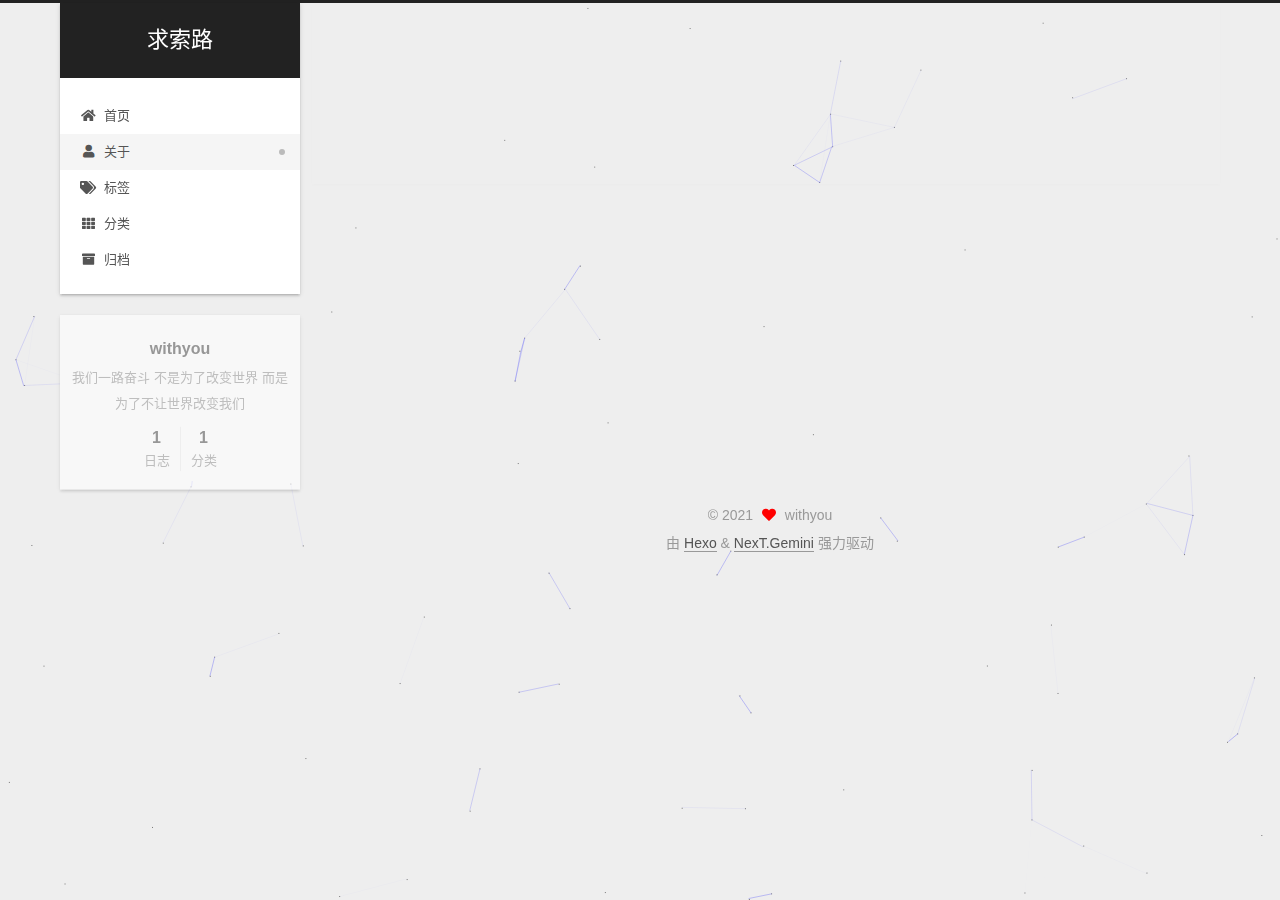
<file: about/index.html>
<!DOCTYPE html>
<html lang="zh-CN">
<head>
  <meta charset="UTF-8">
<meta name="viewport" content="width=device-width, initial-scale=1, maximum-scale=2">
<meta name="theme-color" content="#222">
<meta name="generator" content="Hexo 5.4.0">
  <link rel="apple-touch-icon" sizes="180x180" href="/images/apple-touch-icon-next.png">
  <link rel="icon" type="image/png" sizes="32x32" href="/images/favicon.ico">
  <link rel="icon" type="image/png" sizes="16x16" href="/images/favicon-16x16-next.png">
  <link rel="mask-icon" href="/images/logo.svg" color="#222">

<link rel="stylesheet" href="/css/main.css">


<link rel="stylesheet" href="/lib/font-awesome/css/all.min.css">

<script id="hexo-configurations">
    var NexT = window.NexT || {};
    var CONFIG = {"hostname":"example.com","root":"/","scheme":"Gemini","version":"7.8.0","exturl":false,"sidebar":{"position":"left","display":"post","padding":18,"offset":12,"onmobile":false},"copycode":{"enable":false,"show_result":false,"style":null},"back2top":{"enable":true,"sidebar":false,"scrollpercent":false},"bookmark":{"enable":false,"color":"#222","save":"auto"},"fancybox":false,"mediumzoom":false,"lazyload":false,"pangu":false,"comments":{"style":"tabs","active":null,"storage":true,"lazyload":false,"nav":null},"algolia":{"hits":{"per_page":10},"labels":{"input_placeholder":"Search for Posts","hits_empty":"We didn't find any results for the search: ${query}","hits_stats":"${hits} results found in ${time} ms"}},"localsearch":{"enable":false,"trigger":"auto","top_n_per_article":1,"unescape":false,"preload":false},"motion":{"enable":true,"async":false,"transition":{"post_block":"fadeIn","post_header":"slideDownIn","post_body":"slideDownIn","coll_header":"slideLeftIn","sidebar":"slideUpIn"}}};
  </script>

  <meta name="description" content="我们一路奋斗 不是为了改变世界 而是为了不让世界改变我们">
<meta property="og:type" content="website">
<meta property="og:title" content="about">
<meta property="og:url" content="http://example.com/about/index.html">
<meta property="og:site_name" content="求索路">
<meta property="og:description" content="我们一路奋斗 不是为了改变世界 而是为了不让世界改变我们">
<meta property="og:locale" content="zh_CN">
<meta property="article:published_time" content="2021-06-18T01:35:04.000Z">
<meta property="article:modified_time" content="2021-06-18T01:37:24.990Z">
<meta property="article:author" content="withyou">
<meta name="twitter:card" content="summary">

<link rel="canonical" href="http://example.com/about/">


<script id="page-configurations">
  // https://hexo.io/docs/variables.html
  CONFIG.page = {
    sidebar: "",
    isHome : false,
    isPost : false,
    lang   : 'zh-CN'
  };
</script>

  <title>about | 求索路
</title>
  






  <noscript>
  <style>
  .use-motion .brand,
  .use-motion .menu-item,
  .sidebar-inner,
  .use-motion .post-block,
  .use-motion .pagination,
  .use-motion .comments,
  .use-motion .post-header,
  .use-motion .post-body,
  .use-motion .collection-header { opacity: initial; }

  .use-motion .site-title,
  .use-motion .site-subtitle {
    opacity: initial;
    top: initial;
  }

  .use-motion .logo-line-before i { left: initial; }
  .use-motion .logo-line-after i { right: initial; }
  </style>
</noscript>

</head>

<body itemscope itemtype="http://schema.org/WebPage">
  <div class="container use-motion">
    <div class="headband"></div>

    <header class="header" itemscope itemtype="http://schema.org/WPHeader">
      <div class="header-inner"><div class="site-brand-container">
  <div class="site-nav-toggle">
    <div class="toggle" aria-label="切换导航栏">
      <span class="toggle-line toggle-line-first"></span>
      <span class="toggle-line toggle-line-middle"></span>
      <span class="toggle-line toggle-line-last"></span>
    </div>
  </div>

  <div class="site-meta">

    <a href="/" class="brand" rel="start">
      <span class="logo-line-before"><i></i></span>
      <h1 class="site-title">求索路</h1>
      <span class="logo-line-after"><i></i></span>
    </a>
  </div>

  <div class="site-nav-right">
    <div class="toggle popup-trigger">
    </div>
  </div>
</div>




<nav class="site-nav">
  <ul id="menu" class="main-menu menu">
        <li class="menu-item menu-item-home">

    <a href="/" rel="section"><i class="fa fa-home fa-fw"></i>首页</a>

  </li>
        <li class="menu-item menu-item-about">

    <a href="/about/" rel="section"><i class="fa fa-user fa-fw"></i>关于</a>

  </li>
        <li class="menu-item menu-item-tags">

    <a href="/tags/" rel="section"><i class="fa fa-tags fa-fw"></i>标签</a>

  </li>
        <li class="menu-item menu-item-categories">

    <a href="/categories/" rel="section"><i class="fa fa-th fa-fw"></i>分类</a>

  </li>
        <li class="menu-item menu-item-archives">

    <a href="/archives/" rel="section"><i class="fa fa-archive fa-fw"></i>归档</a>

  </li>
  </ul>
</nav>




</div>
    </header>

    
  <div class="back-to-top">
    <i class="fa fa-arrow-up"></i>
    <span>0%</span>
  </div>


    <main class="main">
      <div class="main-inner">
        <div class="content-wrap">
          
  
  

          <div class="content page posts-expand">
            

    
    
    
    <div class="post-block" lang="zh-CN">
      <header class="post-header">

<h1 class="post-title" itemprop="name headline">about
</h1>

<div class="post-meta">
  

</div>

</header>

      
      
      
      <div class="post-body">
          
      </div>
      
      
      
    </div>
    

    
    
    


          </div>
          

<script>
  window.addEventListener('tabs:register', () => {
    let { activeClass } = CONFIG.comments;
    if (CONFIG.comments.storage) {
      activeClass = localStorage.getItem('comments_active') || activeClass;
    }
    if (activeClass) {
      let activeTab = document.querySelector(`a[href="#comment-${activeClass}"]`);
      if (activeTab) {
        activeTab.click();
      }
    }
  });
  if (CONFIG.comments.storage) {
    window.addEventListener('tabs:click', event => {
      if (!event.target.matches('.tabs-comment .tab-content .tab-pane')) return;
      let commentClass = event.target.classList[1];
      localStorage.setItem('comments_active', commentClass);
    });
  }
</script>

        </div>
          
  
  <div class="toggle sidebar-toggle">
    <span class="toggle-line toggle-line-first"></span>
    <span class="toggle-line toggle-line-middle"></span>
    <span class="toggle-line toggle-line-last"></span>
  </div>

  <aside class="sidebar">
    <div class="sidebar-inner">

      <ul class="sidebar-nav motion-element">
        <li class="sidebar-nav-toc">
          文章目录
        </li>
        <li class="sidebar-nav-overview">
          站点概览
        </li>
      </ul>

      <!--noindex-->
      <div class="post-toc-wrap sidebar-panel">
      </div>
      <!--/noindex-->

      <div class="site-overview-wrap sidebar-panel">
        <div class="site-author motion-element" itemprop="author" itemscope itemtype="http://schema.org/Person">
  <p class="site-author-name" itemprop="name">withyou</p>
  <div class="site-description" itemprop="description">我们一路奋斗 不是为了改变世界 而是为了不让世界改变我们</div>
</div>
<div class="site-state-wrap motion-element">
  <nav class="site-state">
      <div class="site-state-item site-state-posts">
          <a href="/archives/">
        
          <span class="site-state-item-count">1</span>
          <span class="site-state-item-name">日志</span>
        </a>
      </div>
      <div class="site-state-item site-state-categories">
            <a href="/categories/">
          
        <span class="site-state-item-count">1</span>
        <span class="site-state-item-name">分类</span></a>
      </div>
  </nav>
</div>



      </div>

    </div>
  </aside>
  <div id="sidebar-dimmer"></div>


      </div>
    </main>

    <footer class="footer">
      <div class="footer-inner">
        

        

<div class="copyright">
  
  &copy; 
  <span itemprop="copyrightYear">2021</span>
  <span class="with-love">
    <i class="fa fa-heart"></i>
  </span>
  <span class="author" itemprop="copyrightHolder">withyou</span>
</div>
  <div class="powered-by">由 <a href="https://hexo.io/" class="theme-link" rel="noopener" target="_blank">Hexo</a> & <a href="https://theme-next.org/" class="theme-link" rel="noopener" target="_blank">NexT.Gemini</a> 强力驱动
  </div>

        








      </div>
    </footer>
  </div>

  
  
  <script color='0,0,255' opacity='0.5' zIndex='-1' count='99' src="/lib/canvas-nest/canvas-nest.min.js"></script>
  <script src="/lib/anime.min.js"></script>
  <script src="/lib/velocity/velocity.min.js"></script>
  <script src="/lib/velocity/velocity.ui.min.js"></script>

<script src="/js/utils.js"></script>

<script src="/js/motion.js"></script>


<script src="/js/schemes/pisces.js"></script>


<script src="/js/next-boot.js"></script>




  















  

  

</body>
</html>
</file>
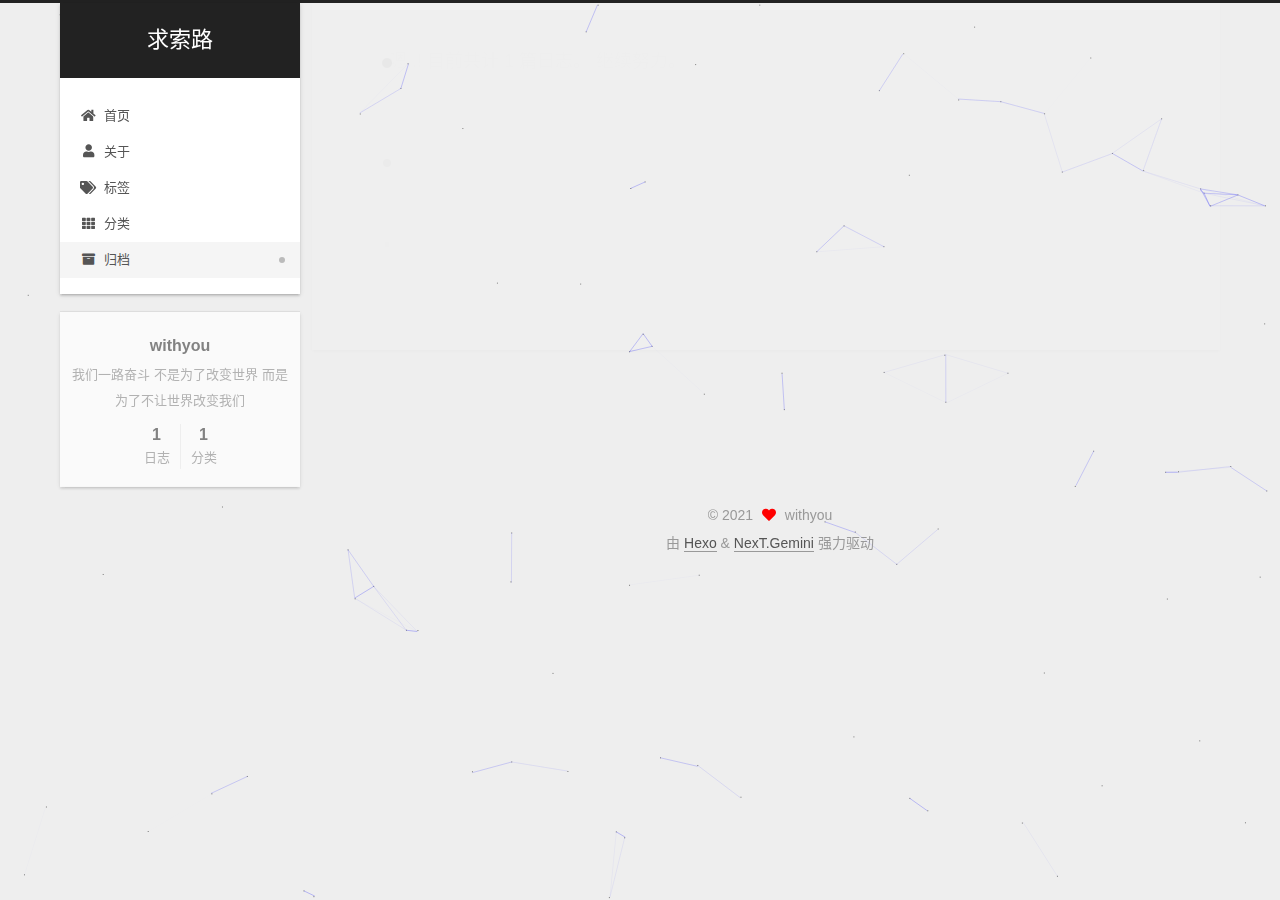
<file: archives/index.html>
<!DOCTYPE html>
<html lang="zh-CN">
<head>
  <meta charset="UTF-8">
<meta name="viewport" content="width=device-width, initial-scale=1, maximum-scale=2">
<meta name="theme-color" content="#222">
<meta name="generator" content="Hexo 5.4.0">
  <link rel="apple-touch-icon" sizes="180x180" href="/images/apple-touch-icon-next.png">
  <link rel="icon" type="image/png" sizes="32x32" href="/images/favicon.ico">
  <link rel="icon" type="image/png" sizes="16x16" href="/images/favicon-16x16-next.png">
  <link rel="mask-icon" href="/images/logo.svg" color="#222">

<link rel="stylesheet" href="/css/main.css">


<link rel="stylesheet" href="/lib/font-awesome/css/all.min.css">

<script id="hexo-configurations">
    var NexT = window.NexT || {};
    var CONFIG = {"hostname":"example.com","root":"/","scheme":"Gemini","version":"7.8.0","exturl":false,"sidebar":{"position":"left","display":"post","padding":18,"offset":12,"onmobile":false},"copycode":{"enable":false,"show_result":false,"style":null},"back2top":{"enable":true,"sidebar":false,"scrollpercent":false},"bookmark":{"enable":false,"color":"#222","save":"auto"},"fancybox":false,"mediumzoom":false,"lazyload":false,"pangu":false,"comments":{"style":"tabs","active":null,"storage":true,"lazyload":false,"nav":null},"algolia":{"hits":{"per_page":10},"labels":{"input_placeholder":"Search for Posts","hits_empty":"We didn't find any results for the search: ${query}","hits_stats":"${hits} results found in ${time} ms"}},"localsearch":{"enable":false,"trigger":"auto","top_n_per_article":1,"unescape":false,"preload":false},"motion":{"enable":true,"async":false,"transition":{"post_block":"fadeIn","post_header":"slideDownIn","post_body":"slideDownIn","coll_header":"slideLeftIn","sidebar":"slideUpIn"}}};
  </script>

  <meta name="description" content="我们一路奋斗 不是为了改变世界 而是为了不让世界改变我们">
<meta property="og:type" content="website">
<meta property="og:title" content="求索路">
<meta property="og:url" content="http://example.com/archives/index.html">
<meta property="og:site_name" content="求索路">
<meta property="og:description" content="我们一路奋斗 不是为了改变世界 而是为了不让世界改变我们">
<meta property="og:locale" content="zh_CN">
<meta property="article:author" content="withyou">
<meta name="twitter:card" content="summary">

<link rel="canonical" href="http://example.com/archives/">


<script id="page-configurations">
  // https://hexo.io/docs/variables.html
  CONFIG.page = {
    sidebar: "",
    isHome : false,
    isPost : false,
    lang   : 'zh-CN'
  };
</script>

  <title>归档 | 求索路</title>
  






  <noscript>
  <style>
  .use-motion .brand,
  .use-motion .menu-item,
  .sidebar-inner,
  .use-motion .post-block,
  .use-motion .pagination,
  .use-motion .comments,
  .use-motion .post-header,
  .use-motion .post-body,
  .use-motion .collection-header { opacity: initial; }

  .use-motion .site-title,
  .use-motion .site-subtitle {
    opacity: initial;
    top: initial;
  }

  .use-motion .logo-line-before i { left: initial; }
  .use-motion .logo-line-after i { right: initial; }
  </style>
</noscript>

</head>

<body itemscope itemtype="http://schema.org/WebPage">
  <div class="container use-motion">
    <div class="headband"></div>

    <header class="header" itemscope itemtype="http://schema.org/WPHeader">
      <div class="header-inner"><div class="site-brand-container">
  <div class="site-nav-toggle">
    <div class="toggle" aria-label="切换导航栏">
      <span class="toggle-line toggle-line-first"></span>
      <span class="toggle-line toggle-line-middle"></span>
      <span class="toggle-line toggle-line-last"></span>
    </div>
  </div>

  <div class="site-meta">

    <a href="/" class="brand" rel="start">
      <span class="logo-line-before"><i></i></span>
      <h1 class="site-title">求索路</h1>
      <span class="logo-line-after"><i></i></span>
    </a>
  </div>

  <div class="site-nav-right">
    <div class="toggle popup-trigger">
    </div>
  </div>
</div>




<nav class="site-nav">
  <ul id="menu" class="main-menu menu">
        <li class="menu-item menu-item-home">

    <a href="/" rel="section"><i class="fa fa-home fa-fw"></i>首页</a>

  </li>
        <li class="menu-item menu-item-about">

    <a href="/about/" rel="section"><i class="fa fa-user fa-fw"></i>关于</a>

  </li>
        <li class="menu-item menu-item-tags">

    <a href="/tags/" rel="section"><i class="fa fa-tags fa-fw"></i>标签</a>

  </li>
        <li class="menu-item menu-item-categories">

    <a href="/categories/" rel="section"><i class="fa fa-th fa-fw"></i>分类</a>

  </li>
        <li class="menu-item menu-item-archives">

    <a href="/archives/" rel="section"><i class="fa fa-archive fa-fw"></i>归档</a>

  </li>
  </ul>
</nav>




</div>
    </header>

    
  <div class="back-to-top">
    <i class="fa fa-arrow-up"></i>
    <span>0%</span>
  </div>


    <main class="main">
      <div class="main-inner">
        <div class="content-wrap">
          

          <div class="content archive">
            

  
  
  
  <div class="post-block">
    <div class="posts-collapse">
      <div class="collection-title">
        <span class="collection-header">嗯..! 目前共计 1 篇日志。 继续努力。</span>
      </div>

      
    <div class="collection-year">
      <span class="collection-header">2021</span>
    </div>

  <article itemscope itemtype="http://schema.org/Article">
    <header class="post-header">

      <div class="post-meta">
        <time itemprop="dateCreated"
              datetime="2021-06-27T21:57:43+08:00"
              content="2021-06-27">
          06-27
        </time>
      </div>

      <div class="post-title">
          <a class="post-title-link" href="/2021/06/27/%E6%8E%92%E5%BA%8F%E7%AE%97%E6%B3%95/" itemprop="url">
            <span itemprop="name">排序算法</span>
          </a>
      </div>

    </header>
  </article>


    </div>
  </div>
  
  
  

  



          </div>
          

<script>
  window.addEventListener('tabs:register', () => {
    let { activeClass } = CONFIG.comments;
    if (CONFIG.comments.storage) {
      activeClass = localStorage.getItem('comments_active') || activeClass;
    }
    if (activeClass) {
      let activeTab = document.querySelector(`a[href="#comment-${activeClass}"]`);
      if (activeTab) {
        activeTab.click();
      }
    }
  });
  if (CONFIG.comments.storage) {
    window.addEventListener('tabs:click', event => {
      if (!event.target.matches('.tabs-comment .tab-content .tab-pane')) return;
      let commentClass = event.target.classList[1];
      localStorage.setItem('comments_active', commentClass);
    });
  }
</script>

        </div>
          
  
  <div class="toggle sidebar-toggle">
    <span class="toggle-line toggle-line-first"></span>
    <span class="toggle-line toggle-line-middle"></span>
    <span class="toggle-line toggle-line-last"></span>
  </div>

  <aside class="sidebar">
    <div class="sidebar-inner">

      <ul class="sidebar-nav motion-element">
        <li class="sidebar-nav-toc">
          文章目录
        </li>
        <li class="sidebar-nav-overview">
          站点概览
        </li>
      </ul>

      <!--noindex-->
      <div class="post-toc-wrap sidebar-panel">
      </div>
      <!--/noindex-->

      <div class="site-overview-wrap sidebar-panel">
        <div class="site-author motion-element" itemprop="author" itemscope itemtype="http://schema.org/Person">
  <p class="site-author-name" itemprop="name">withyou</p>
  <div class="site-description" itemprop="description">我们一路奋斗 不是为了改变世界 而是为了不让世界改变我们</div>
</div>
<div class="site-state-wrap motion-element">
  <nav class="site-state">
      <div class="site-state-item site-state-posts">
          <a href="/archives/">
        
          <span class="site-state-item-count">1</span>
          <span class="site-state-item-name">日志</span>
        </a>
      </div>
      <div class="site-state-item site-state-categories">
            <a href="/categories/">
          
        <span class="site-state-item-count">1</span>
        <span class="site-state-item-name">分类</span></a>
      </div>
  </nav>
</div>



      </div>

    </div>
  </aside>
  <div id="sidebar-dimmer"></div>


      </div>
    </main>

    <footer class="footer">
      <div class="footer-inner">
        

        

<div class="copyright">
  
  &copy; 
  <span itemprop="copyrightYear">2021</span>
  <span class="with-love">
    <i class="fa fa-heart"></i>
  </span>
  <span class="author" itemprop="copyrightHolder">withyou</span>
</div>
  <div class="powered-by">由 <a href="https://hexo.io/" class="theme-link" rel="noopener" target="_blank">Hexo</a> & <a href="https://theme-next.org/" class="theme-link" rel="noopener" target="_blank">NexT.Gemini</a> 强力驱动
  </div>

        








      </div>
    </footer>
  </div>

  
  
  <script color='0,0,255' opacity='0.5' zIndex='-1' count='99' src="/lib/canvas-nest/canvas-nest.min.js"></script>
  <script src="/lib/anime.min.js"></script>
  <script src="/lib/velocity/velocity.min.js"></script>
  <script src="/lib/velocity/velocity.ui.min.js"></script>

<script src="/js/utils.js"></script>

<script src="/js/motion.js"></script>


<script src="/js/schemes/pisces.js"></script>


<script src="/js/next-boot.js"></script>




  















  

  

</body>
</html>
</file>
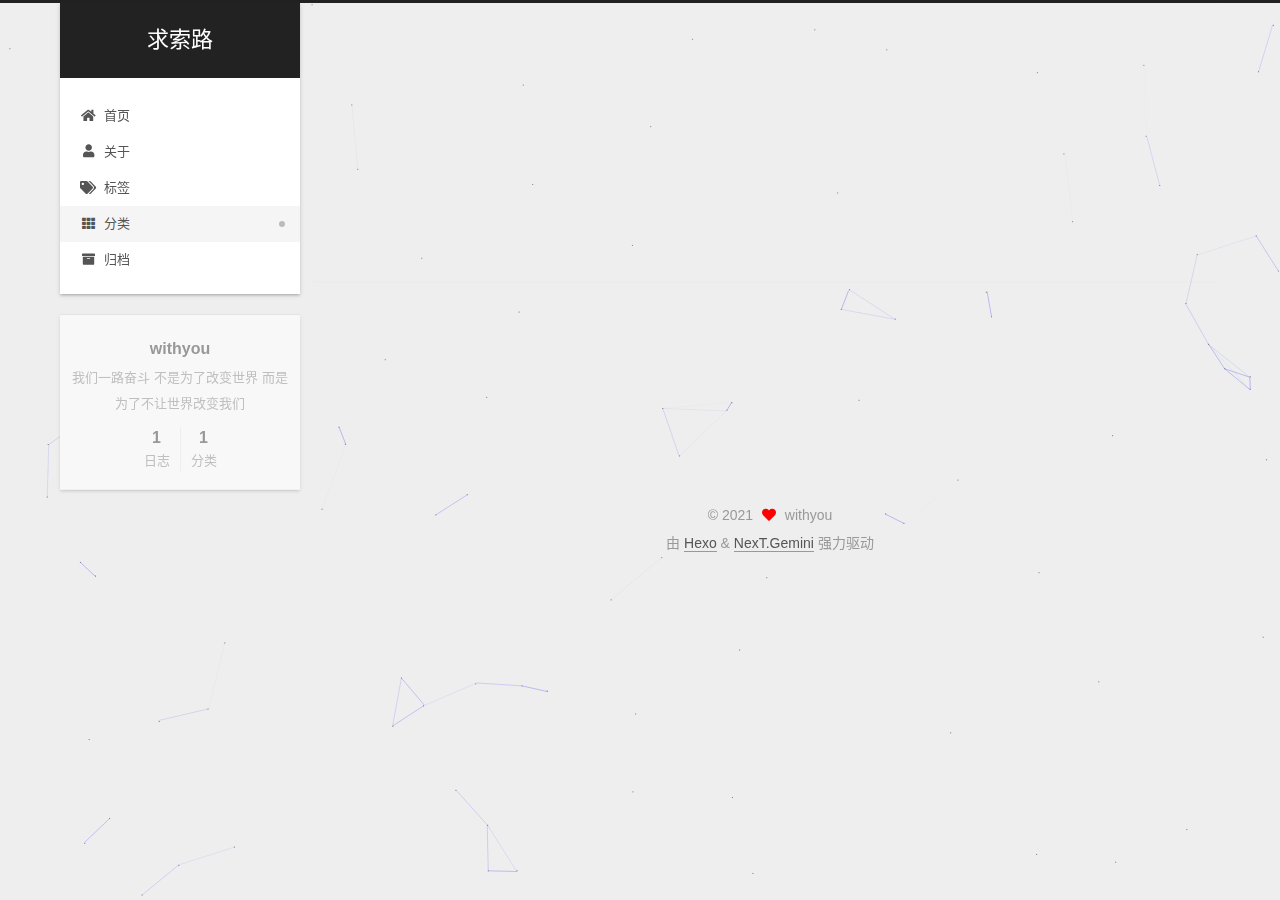
<file: categories/index.html>
<!DOCTYPE html>
<html lang="zh-CN">
<head>
  <meta charset="UTF-8">
<meta name="viewport" content="width=device-width, initial-scale=1, maximum-scale=2">
<meta name="theme-color" content="#222">
<meta name="generator" content="Hexo 5.4.0">
  <link rel="apple-touch-icon" sizes="180x180" href="/images/apple-touch-icon-next.png">
  <link rel="icon" type="image/png" sizes="32x32" href="/images/favicon.ico">
  <link rel="icon" type="image/png" sizes="16x16" href="/images/favicon-16x16-next.png">
  <link rel="mask-icon" href="/images/logo.svg" color="#222">

<link rel="stylesheet" href="/css/main.css">


<link rel="stylesheet" href="/lib/font-awesome/css/all.min.css">

<script id="hexo-configurations">
    var NexT = window.NexT || {};
    var CONFIG = {"hostname":"example.com","root":"/","scheme":"Gemini","version":"7.8.0","exturl":false,"sidebar":{"position":"left","display":"post","padding":18,"offset":12,"onmobile":false},"copycode":{"enable":false,"show_result":false,"style":null},"back2top":{"enable":true,"sidebar":false,"scrollpercent":false},"bookmark":{"enable":false,"color":"#222","save":"auto"},"fancybox":false,"mediumzoom":false,"lazyload":false,"pangu":false,"comments":{"style":"tabs","active":null,"storage":true,"lazyload":false,"nav":null},"algolia":{"hits":{"per_page":10},"labels":{"input_placeholder":"Search for Posts","hits_empty":"We didn't find any results for the search: ${query}","hits_stats":"${hits} results found in ${time} ms"}},"localsearch":{"enable":false,"trigger":"auto","top_n_per_article":1,"unescape":false,"preload":false},"motion":{"enable":true,"async":false,"transition":{"post_block":"fadeIn","post_header":"slideDownIn","post_body":"slideDownIn","coll_header":"slideLeftIn","sidebar":"slideUpIn"}}};
  </script>

  <meta name="description" content="我们一路奋斗 不是为了改变世界 而是为了不让世界改变我们">
<meta property="og:type" content="website">
<meta property="og:title" content="categories">
<meta property="og:url" content="http://example.com/categories/index.html">
<meta property="og:site_name" content="求索路">
<meta property="og:description" content="我们一路奋斗 不是为了改变世界 而是为了不让世界改变我们">
<meta property="og:locale" content="zh_CN">
<meta property="article:published_time" content="2021-06-18T01:34:44.000Z">
<meta property="article:modified_time" content="2021-06-18T01:36:11.515Z">
<meta property="article:author" content="withyou">
<meta name="twitter:card" content="summary">

<link rel="canonical" href="http://example.com/categories/">


<script id="page-configurations">
  // https://hexo.io/docs/variables.html
  CONFIG.page = {
    sidebar: "",
    isHome : false,
    isPost : false,
    lang   : 'zh-CN'
  };
</script>

  <title>categories | 求索路
</title>
  






  <noscript>
  <style>
  .use-motion .brand,
  .use-motion .menu-item,
  .sidebar-inner,
  .use-motion .post-block,
  .use-motion .pagination,
  .use-motion .comments,
  .use-motion .post-header,
  .use-motion .post-body,
  .use-motion .collection-header { opacity: initial; }

  .use-motion .site-title,
  .use-motion .site-subtitle {
    opacity: initial;
    top: initial;
  }

  .use-motion .logo-line-before i { left: initial; }
  .use-motion .logo-line-after i { right: initial; }
  </style>
</noscript>

</head>

<body itemscope itemtype="http://schema.org/WebPage">
  <div class="container use-motion">
    <div class="headband"></div>

    <header class="header" itemscope itemtype="http://schema.org/WPHeader">
      <div class="header-inner"><div class="site-brand-container">
  <div class="site-nav-toggle">
    <div class="toggle" aria-label="切换导航栏">
      <span class="toggle-line toggle-line-first"></span>
      <span class="toggle-line toggle-line-middle"></span>
      <span class="toggle-line toggle-line-last"></span>
    </div>
  </div>

  <div class="site-meta">

    <a href="/" class="brand" rel="start">
      <span class="logo-line-before"><i></i></span>
      <h1 class="site-title">求索路</h1>
      <span class="logo-line-after"><i></i></span>
    </a>
  </div>

  <div class="site-nav-right">
    <div class="toggle popup-trigger">
    </div>
  </div>
</div>




<nav class="site-nav">
  <ul id="menu" class="main-menu menu">
        <li class="menu-item menu-item-home">

    <a href="/" rel="section"><i class="fa fa-home fa-fw"></i>首页</a>

  </li>
        <li class="menu-item menu-item-about">

    <a href="/about/" rel="section"><i class="fa fa-user fa-fw"></i>关于</a>

  </li>
        <li class="menu-item menu-item-tags">

    <a href="/tags/" rel="section"><i class="fa fa-tags fa-fw"></i>标签</a>

  </li>
        <li class="menu-item menu-item-categories">

    <a href="/categories/" rel="section"><i class="fa fa-th fa-fw"></i>分类</a>

  </li>
        <li class="menu-item menu-item-archives">

    <a href="/archives/" rel="section"><i class="fa fa-archive fa-fw"></i>归档</a>

  </li>
  </ul>
</nav>




</div>
    </header>

    
  <div class="back-to-top">
    <i class="fa fa-arrow-up"></i>
    <span>0%</span>
  </div>


    <main class="main">
      <div class="main-inner">
        <div class="content-wrap">
          
  
  

          <div class="content page posts-expand">
            

    
    
    
    <div class="post-block" lang="zh-CN">
      <header class="post-header">

<h1 class="post-title" itemprop="name headline">categories
</h1>

<div class="post-meta">
  

</div>

</header>

      
      
      
      <div class="post-body">
          <div class="category-all-page">
            <div class="category-all-title">
              目前共计 1 个分类
            </div>
            <div class="category-all">
              <ul class="category-list"><li class="category-list-item"><a class="category-list-link" href="/categories/%E6%8E%92%E5%BA%8F/">排序</a><span class="category-list-count">1</span></li></ul>
            </div>
          </div>
        
      </div>
      
      
      
    </div>
    

    
    
    


          </div>
          

<script>
  window.addEventListener('tabs:register', () => {
    let { activeClass } = CONFIG.comments;
    if (CONFIG.comments.storage) {
      activeClass = localStorage.getItem('comments_active') || activeClass;
    }
    if (activeClass) {
      let activeTab = document.querySelector(`a[href="#comment-${activeClass}"]`);
      if (activeTab) {
        activeTab.click();
      }
    }
  });
  if (CONFIG.comments.storage) {
    window.addEventListener('tabs:click', event => {
      if (!event.target.matches('.tabs-comment .tab-content .tab-pane')) return;
      let commentClass = event.target.classList[1];
      localStorage.setItem('comments_active', commentClass);
    });
  }
</script>

        </div>
          
  
  <div class="toggle sidebar-toggle">
    <span class="toggle-line toggle-line-first"></span>
    <span class="toggle-line toggle-line-middle"></span>
    <span class="toggle-line toggle-line-last"></span>
  </div>

  <aside class="sidebar">
    <div class="sidebar-inner">

      <ul class="sidebar-nav motion-element">
        <li class="sidebar-nav-toc">
          文章目录
        </li>
        <li class="sidebar-nav-overview">
          站点概览
        </li>
      </ul>

      <!--noindex-->
      <div class="post-toc-wrap sidebar-panel">
      </div>
      <!--/noindex-->

      <div class="site-overview-wrap sidebar-panel">
        <div class="site-author motion-element" itemprop="author" itemscope itemtype="http://schema.org/Person">
  <p class="site-author-name" itemprop="name">withyou</p>
  <div class="site-description" itemprop="description">我们一路奋斗 不是为了改变世界 而是为了不让世界改变我们</div>
</div>
<div class="site-state-wrap motion-element">
  <nav class="site-state">
      <div class="site-state-item site-state-posts">
          <a href="/archives/">
        
          <span class="site-state-item-count">1</span>
          <span class="site-state-item-name">日志</span>
        </a>
      </div>
      <div class="site-state-item site-state-categories">
            <a href="/categories/">
          
        <span class="site-state-item-count">1</span>
        <span class="site-state-item-name">分类</span></a>
      </div>
  </nav>
</div>



      </div>

    </div>
  </aside>
  <div id="sidebar-dimmer"></div>


      </div>
    </main>

    <footer class="footer">
      <div class="footer-inner">
        

        

<div class="copyright">
  
  &copy; 
  <span itemprop="copyrightYear">2021</span>
  <span class="with-love">
    <i class="fa fa-heart"></i>
  </span>
  <span class="author" itemprop="copyrightHolder">withyou</span>
</div>
  <div class="powered-by">由 <a href="https://hexo.io/" class="theme-link" rel="noopener" target="_blank">Hexo</a> & <a href="https://theme-next.org/" class="theme-link" rel="noopener" target="_blank">NexT.Gemini</a> 强力驱动
  </div>

        








      </div>
    </footer>
  </div>

  
  
  <script color='0,0,255' opacity='0.5' zIndex='-1' count='99' src="/lib/canvas-nest/canvas-nest.min.js"></script>
  <script src="/lib/anime.min.js"></script>
  <script src="/lib/velocity/velocity.min.js"></script>
  <script src="/lib/velocity/velocity.ui.min.js"></script>

<script src="/js/utils.js"></script>

<script src="/js/motion.js"></script>


<script src="/js/schemes/pisces.js"></script>


<script src="/js/next-boot.js"></script>




  















  

  

</body>
</html>
</file>
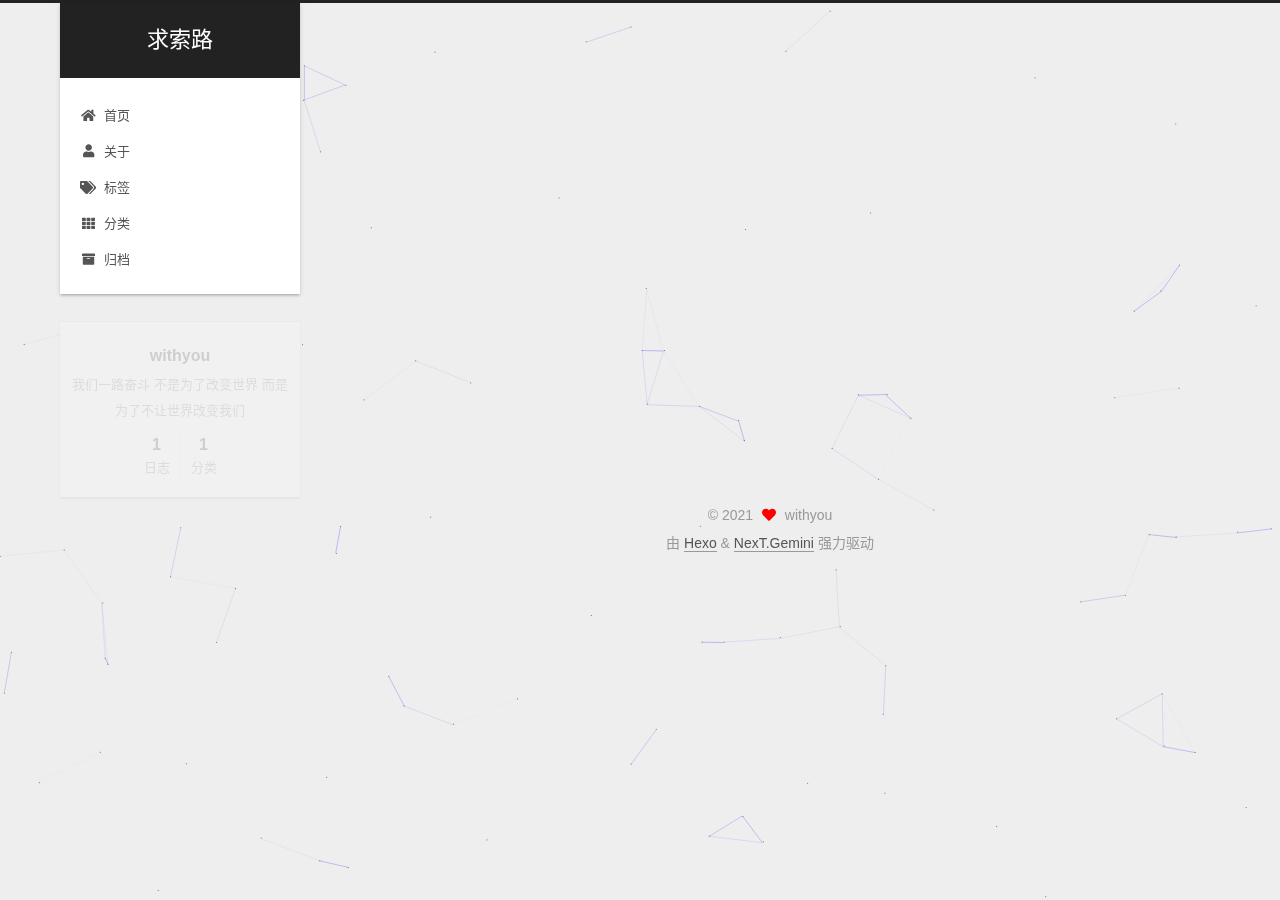
<file: resources/index.html>
<!DOCTYPE html>
<html lang="zh-CN">
<head>
  <meta charset="UTF-8">
<meta name="viewport" content="width=device-width, initial-scale=1, maximum-scale=2">
<meta name="theme-color" content="#222">
<meta name="generator" content="Hexo 5.4.0">
  <link rel="apple-touch-icon" sizes="180x180" href="/images/apple-touch-icon-next.png">
  <link rel="icon" type="image/png" sizes="32x32" href="/images/favicon.ico">
  <link rel="icon" type="image/png" sizes="16x16" href="/images/favicon-16x16-next.png">
  <link rel="mask-icon" href="/images/logo.svg" color="#222">

<link rel="stylesheet" href="/css/main.css">


<link rel="stylesheet" href="/lib/font-awesome/css/all.min.css">

<script id="hexo-configurations">
    var NexT = window.NexT || {};
    var CONFIG = {"hostname":"example.com","root":"/","scheme":"Gemini","version":"7.8.0","exturl":false,"sidebar":{"position":"left","display":"post","padding":18,"offset":12,"onmobile":false},"copycode":{"enable":false,"show_result":false,"style":null},"back2top":{"enable":true,"sidebar":false,"scrollpercent":false},"bookmark":{"enable":false,"color":"#222","save":"auto"},"fancybox":false,"mediumzoom":false,"lazyload":false,"pangu":false,"comments":{"style":"tabs","active":null,"storage":true,"lazyload":false,"nav":null},"algolia":{"hits":{"per_page":10},"labels":{"input_placeholder":"Search for Posts","hits_empty":"We didn't find any results for the search: ${query}","hits_stats":"${hits} results found in ${time} ms"}},"localsearch":{"enable":false,"trigger":"auto","top_n_per_article":1,"unescape":false,"preload":false},"motion":{"enable":true,"async":false,"transition":{"post_block":"fadeIn","post_header":"slideDownIn","post_body":"slideDownIn","coll_header":"slideLeftIn","sidebar":"slideUpIn"}}};
  </script>

  <meta name="description" content="我们一路奋斗 不是为了改变世界 而是为了不让世界改变我们">
<meta property="og:type" content="website">
<meta property="og:title" content="resources">
<meta property="og:url" content="http://example.com/resources/index.html">
<meta property="og:site_name" content="求索路">
<meta property="og:description" content="我们一路奋斗 不是为了改变世界 而是为了不让世界改变我们">
<meta property="og:locale" content="zh_CN">
<meta property="article:published_time" content="2021-06-18T01:35:14.000Z">
<meta property="article:modified_time" content="2021-06-18T01:37:54.594Z">
<meta property="article:author" content="withyou">
<meta name="twitter:card" content="summary">

<link rel="canonical" href="http://example.com/resources/">


<script id="page-configurations">
  // https://hexo.io/docs/variables.html
  CONFIG.page = {
    sidebar: "",
    isHome : false,
    isPost : false,
    lang   : 'zh-CN'
  };
</script>

  <title>resources | 求索路
</title>
  






  <noscript>
  <style>
  .use-motion .brand,
  .use-motion .menu-item,
  .sidebar-inner,
  .use-motion .post-block,
  .use-motion .pagination,
  .use-motion .comments,
  .use-motion .post-header,
  .use-motion .post-body,
  .use-motion .collection-header { opacity: initial; }

  .use-motion .site-title,
  .use-motion .site-subtitle {
    opacity: initial;
    top: initial;
  }

  .use-motion .logo-line-before i { left: initial; }
  .use-motion .logo-line-after i { right: initial; }
  </style>
</noscript>

</head>

<body itemscope itemtype="http://schema.org/WebPage">
  <div class="container use-motion">
    <div class="headband"></div>

    <header class="header" itemscope itemtype="http://schema.org/WPHeader">
      <div class="header-inner"><div class="site-brand-container">
  <div class="site-nav-toggle">
    <div class="toggle" aria-label="切换导航栏">
      <span class="toggle-line toggle-line-first"></span>
      <span class="toggle-line toggle-line-middle"></span>
      <span class="toggle-line toggle-line-last"></span>
    </div>
  </div>

  <div class="site-meta">

    <a href="/" class="brand" rel="start">
      <span class="logo-line-before"><i></i></span>
      <h1 class="site-title">求索路</h1>
      <span class="logo-line-after"><i></i></span>
    </a>
  </div>

  <div class="site-nav-right">
    <div class="toggle popup-trigger">
    </div>
  </div>
</div>




<nav class="site-nav">
  <ul id="menu" class="main-menu menu">
        <li class="menu-item menu-item-home">

    <a href="/" rel="section"><i class="fa fa-home fa-fw"></i>首页</a>

  </li>
        <li class="menu-item menu-item-about">

    <a href="/about/" rel="section"><i class="fa fa-user fa-fw"></i>关于</a>

  </li>
        <li class="menu-item menu-item-tags">

    <a href="/tags/" rel="section"><i class="fa fa-tags fa-fw"></i>标签</a>

  </li>
        <li class="menu-item menu-item-categories">

    <a href="/categories/" rel="section"><i class="fa fa-th fa-fw"></i>分类</a>

  </li>
        <li class="menu-item menu-item-archives">

    <a href="/archives/" rel="section"><i class="fa fa-archive fa-fw"></i>归档</a>

  </li>
  </ul>
</nav>




</div>
    </header>

    
  <div class="back-to-top">
    <i class="fa fa-arrow-up"></i>
    <span>0%</span>
  </div>


    <main class="main">
      <div class="main-inner">
        <div class="content-wrap">
          
  
  

          <div class="content page posts-expand">
            

    
    
    
    <div class="post-block" lang="zh-CN">
      <header class="post-header">

<h1 class="post-title" itemprop="name headline">resources
</h1>

<div class="post-meta">
  

</div>

</header>

      
      
      
      <div class="post-body">
          
      </div>
      
      
      
    </div>
    

    
    
    


          </div>
          

<script>
  window.addEventListener('tabs:register', () => {
    let { activeClass } = CONFIG.comments;
    if (CONFIG.comments.storage) {
      activeClass = localStorage.getItem('comments_active') || activeClass;
    }
    if (activeClass) {
      let activeTab = document.querySelector(`a[href="#comment-${activeClass}"]`);
      if (activeTab) {
        activeTab.click();
      }
    }
  });
  if (CONFIG.comments.storage) {
    window.addEventListener('tabs:click', event => {
      if (!event.target.matches('.tabs-comment .tab-content .tab-pane')) return;
      let commentClass = event.target.classList[1];
      localStorage.setItem('comments_active', commentClass);
    });
  }
</script>

        </div>
          
  
  <div class="toggle sidebar-toggle">
    <span class="toggle-line toggle-line-first"></span>
    <span class="toggle-line toggle-line-middle"></span>
    <span class="toggle-line toggle-line-last"></span>
  </div>

  <aside class="sidebar">
    <div class="sidebar-inner">

      <ul class="sidebar-nav motion-element">
        <li class="sidebar-nav-toc">
          文章目录
        </li>
        <li class="sidebar-nav-overview">
          站点概览
        </li>
      </ul>

      <!--noindex-->
      <div class="post-toc-wrap sidebar-panel">
      </div>
      <!--/noindex-->

      <div class="site-overview-wrap sidebar-panel">
        <div class="site-author motion-element" itemprop="author" itemscope itemtype="http://schema.org/Person">
  <p class="site-author-name" itemprop="name">withyou</p>
  <div class="site-description" itemprop="description">我们一路奋斗 不是为了改变世界 而是为了不让世界改变我们</div>
</div>
<div class="site-state-wrap motion-element">
  <nav class="site-state">
      <div class="site-state-item site-state-posts">
          <a href="/archives/">
        
          <span class="site-state-item-count">1</span>
          <span class="site-state-item-name">日志</span>
        </a>
      </div>
      <div class="site-state-item site-state-categories">
            <a href="/categories/">
          
        <span class="site-state-item-count">1</span>
        <span class="site-state-item-name">分类</span></a>
      </div>
  </nav>
</div>



      </div>

    </div>
  </aside>
  <div id="sidebar-dimmer"></div>


      </div>
    </main>

    <footer class="footer">
      <div class="footer-inner">
        

        

<div class="copyright">
  
  &copy; 
  <span itemprop="copyrightYear">2021</span>
  <span class="with-love">
    <i class="fa fa-heart"></i>
  </span>
  <span class="author" itemprop="copyrightHolder">withyou</span>
</div>
  <div class="powered-by">由 <a href="https://hexo.io/" class="theme-link" rel="noopener" target="_blank">Hexo</a> & <a href="https://theme-next.org/" class="theme-link" rel="noopener" target="_blank">NexT.Gemini</a> 强力驱动
  </div>

        








      </div>
    </footer>
  </div>

  
  
  <script color='0,0,255' opacity='0.5' zIndex='-1' count='99' src="/lib/canvas-nest/canvas-nest.min.js"></script>
  <script src="/lib/anime.min.js"></script>
  <script src="/lib/velocity/velocity.min.js"></script>
  <script src="/lib/velocity/velocity.ui.min.js"></script>

<script src="/js/utils.js"></script>

<script src="/js/motion.js"></script>


<script src="/js/schemes/pisces.js"></script>


<script src="/js/next-boot.js"></script>




  















  

  

</body>
</html>
</file>
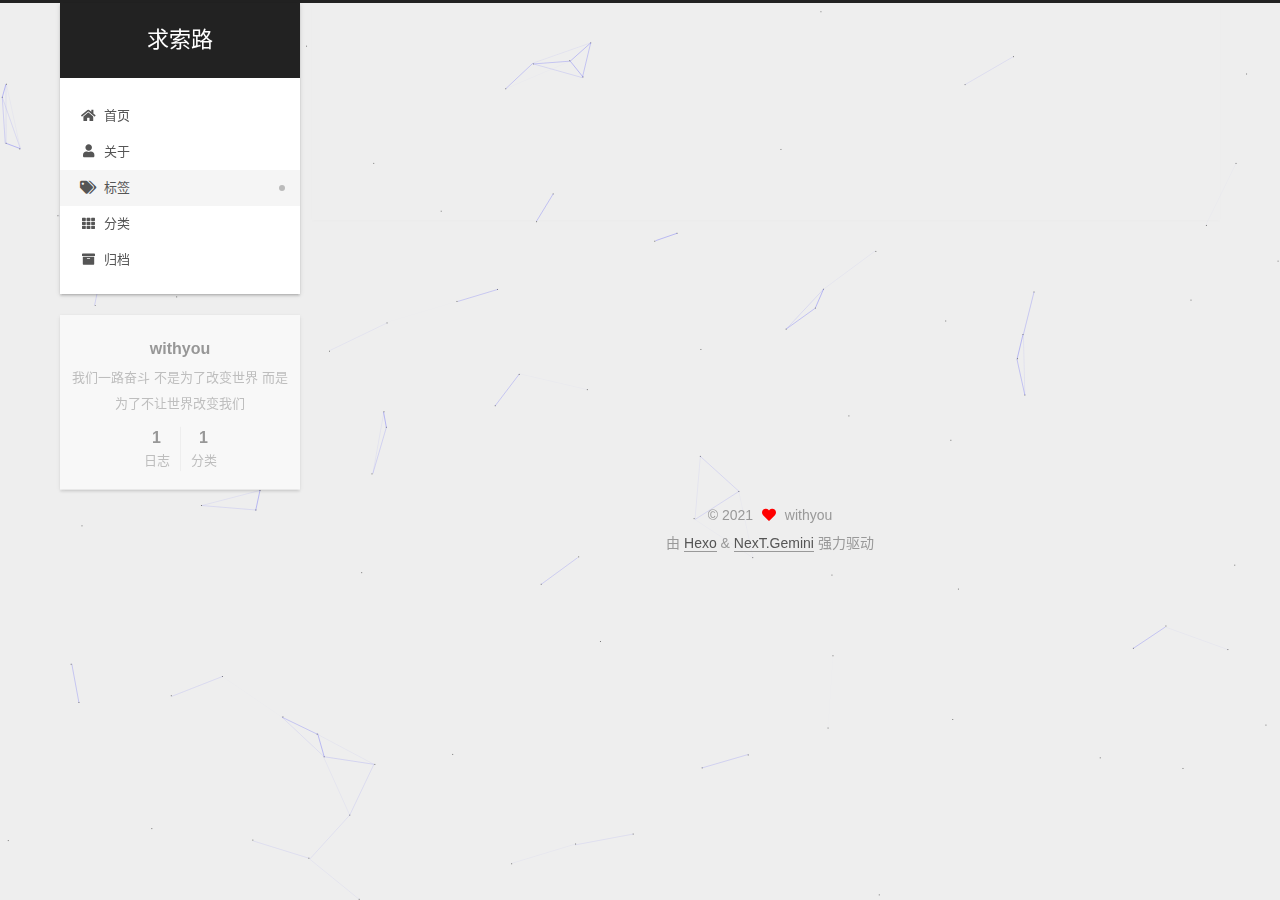
<file: tags/index.html>
<!DOCTYPE html>
<html lang="zh-CN">
<head>
  <meta charset="UTF-8">
<meta name="viewport" content="width=device-width, initial-scale=1, maximum-scale=2">
<meta name="theme-color" content="#222">
<meta name="generator" content="Hexo 5.4.0">
  <link rel="apple-touch-icon" sizes="180x180" href="/images/apple-touch-icon-next.png">
  <link rel="icon" type="image/png" sizes="32x32" href="/images/favicon.ico">
  <link rel="icon" type="image/png" sizes="16x16" href="/images/favicon-16x16-next.png">
  <link rel="mask-icon" href="/images/logo.svg" color="#222">

<link rel="stylesheet" href="/css/main.css">


<link rel="stylesheet" href="/lib/font-awesome/css/all.min.css">

<script id="hexo-configurations">
    var NexT = window.NexT || {};
    var CONFIG = {"hostname":"example.com","root":"/","scheme":"Gemini","version":"7.8.0","exturl":false,"sidebar":{"position":"left","display":"post","padding":18,"offset":12,"onmobile":false},"copycode":{"enable":false,"show_result":false,"style":null},"back2top":{"enable":true,"sidebar":false,"scrollpercent":false},"bookmark":{"enable":false,"color":"#222","save":"auto"},"fancybox":false,"mediumzoom":false,"lazyload":false,"pangu":false,"comments":{"style":"tabs","active":null,"storage":true,"lazyload":false,"nav":null},"algolia":{"hits":{"per_page":10},"labels":{"input_placeholder":"Search for Posts","hits_empty":"We didn't find any results for the search: ${query}","hits_stats":"${hits} results found in ${time} ms"}},"localsearch":{"enable":false,"trigger":"auto","top_n_per_article":1,"unescape":false,"preload":false},"motion":{"enable":true,"async":false,"transition":{"post_block":"fadeIn","post_header":"slideDownIn","post_body":"slideDownIn","coll_header":"slideLeftIn","sidebar":"slideUpIn"}}};
  </script>

  <meta name="description" content="我们一路奋斗 不是为了改变世界 而是为了不让世界改变我们">
<meta property="og:type" content="website">
<meta property="og:title" content="tags">
<meta property="og:url" content="http://example.com/tags/index.html">
<meta property="og:site_name" content="求索路">
<meta property="og:description" content="我们一路奋斗 不是为了改变世界 而是为了不让世界改变我们">
<meta property="og:locale" content="zh_CN">
<meta property="article:published_time" content="2021-06-18T01:34:54.000Z">
<meta property="article:modified_time" content="2021-06-18T01:36:52.296Z">
<meta property="article:author" content="withyou">
<meta name="twitter:card" content="summary">

<link rel="canonical" href="http://example.com/tags/">


<script id="page-configurations">
  // https://hexo.io/docs/variables.html
  CONFIG.page = {
    sidebar: "",
    isHome : false,
    isPost : false,
    lang   : 'zh-CN'
  };
</script>

  <title>tags | 求索路
</title>
  






  <noscript>
  <style>
  .use-motion .brand,
  .use-motion .menu-item,
  .sidebar-inner,
  .use-motion .post-block,
  .use-motion .pagination,
  .use-motion .comments,
  .use-motion .post-header,
  .use-motion .post-body,
  .use-motion .collection-header { opacity: initial; }

  .use-motion .site-title,
  .use-motion .site-subtitle {
    opacity: initial;
    top: initial;
  }

  .use-motion .logo-line-before i { left: initial; }
  .use-motion .logo-line-after i { right: initial; }
  </style>
</noscript>

</head>

<body itemscope itemtype="http://schema.org/WebPage">
  <div class="container use-motion">
    <div class="headband"></div>

    <header class="header" itemscope itemtype="http://schema.org/WPHeader">
      <div class="header-inner"><div class="site-brand-container">
  <div class="site-nav-toggle">
    <div class="toggle" aria-label="切换导航栏">
      <span class="toggle-line toggle-line-first"></span>
      <span class="toggle-line toggle-line-middle"></span>
      <span class="toggle-line toggle-line-last"></span>
    </div>
  </div>

  <div class="site-meta">

    <a href="/" class="brand" rel="start">
      <span class="logo-line-before"><i></i></span>
      <h1 class="site-title">求索路</h1>
      <span class="logo-line-after"><i></i></span>
    </a>
  </div>

  <div class="site-nav-right">
    <div class="toggle popup-trigger">
    </div>
  </div>
</div>




<nav class="site-nav">
  <ul id="menu" class="main-menu menu">
        <li class="menu-item menu-item-home">

    <a href="/" rel="section"><i class="fa fa-home fa-fw"></i>首页</a>

  </li>
        <li class="menu-item menu-item-about">

    <a href="/about/" rel="section"><i class="fa fa-user fa-fw"></i>关于</a>

  </li>
        <li class="menu-item menu-item-tags">

    <a href="/tags/" rel="section"><i class="fa fa-tags fa-fw"></i>标签</a>

  </li>
        <li class="menu-item menu-item-categories">

    <a href="/categories/" rel="section"><i class="fa fa-th fa-fw"></i>分类</a>

  </li>
        <li class="menu-item menu-item-archives">

    <a href="/archives/" rel="section"><i class="fa fa-archive fa-fw"></i>归档</a>

  </li>
  </ul>
</nav>




</div>
    </header>

    
  <div class="back-to-top">
    <i class="fa fa-arrow-up"></i>
    <span>0%</span>
  </div>


    <main class="main">
      <div class="main-inner">
        <div class="content-wrap">
          
  
  

          <div class="content page posts-expand">
            

    
    
    
    <div class="post-block" lang="zh-CN">
      <header class="post-header">

<h1 class="post-title" itemprop="name headline">tags
</h1>

<div class="post-meta">
  

</div>

</header>

      
      
      
      <div class="post-body">
          <div class="tag-cloud">
            <div class="tag-cloud-title">
              暂无标签
            </div>
            <div class="tag-cloud-tags">
              
            </div>
          </div>
        
      </div>
      
      
      
    </div>
    

    
    
    


          </div>
          

<script>
  window.addEventListener('tabs:register', () => {
    let { activeClass } = CONFIG.comments;
    if (CONFIG.comments.storage) {
      activeClass = localStorage.getItem('comments_active') || activeClass;
    }
    if (activeClass) {
      let activeTab = document.querySelector(`a[href="#comment-${activeClass}"]`);
      if (activeTab) {
        activeTab.click();
      }
    }
  });
  if (CONFIG.comments.storage) {
    window.addEventListener('tabs:click', event => {
      if (!event.target.matches('.tabs-comment .tab-content .tab-pane')) return;
      let commentClass = event.target.classList[1];
      localStorage.setItem('comments_active', commentClass);
    });
  }
</script>

        </div>
          
  
  <div class="toggle sidebar-toggle">
    <span class="toggle-line toggle-line-first"></span>
    <span class="toggle-line toggle-line-middle"></span>
    <span class="toggle-line toggle-line-last"></span>
  </div>

  <aside class="sidebar">
    <div class="sidebar-inner">

      <ul class="sidebar-nav motion-element">
        <li class="sidebar-nav-toc">
          文章目录
        </li>
        <li class="sidebar-nav-overview">
          站点概览
        </li>
      </ul>

      <!--noindex-->
      <div class="post-toc-wrap sidebar-panel">
      </div>
      <!--/noindex-->

      <div class="site-overview-wrap sidebar-panel">
        <div class="site-author motion-element" itemprop="author" itemscope itemtype="http://schema.org/Person">
  <p class="site-author-name" itemprop="name">withyou</p>
  <div class="site-description" itemprop="description">我们一路奋斗 不是为了改变世界 而是为了不让世界改变我们</div>
</div>
<div class="site-state-wrap motion-element">
  <nav class="site-state">
      <div class="site-state-item site-state-posts">
          <a href="/archives/">
        
          <span class="site-state-item-count">1</span>
          <span class="site-state-item-name">日志</span>
        </a>
      </div>
      <div class="site-state-item site-state-categories">
            <a href="/categories/">
          
        <span class="site-state-item-count">1</span>
        <span class="site-state-item-name">分类</span></a>
      </div>
  </nav>
</div>



      </div>

    </div>
  </aside>
  <div id="sidebar-dimmer"></div>


      </div>
    </main>

    <footer class="footer">
      <div class="footer-inner">
        

        

<div class="copyright">
  
  &copy; 
  <span itemprop="copyrightYear">2021</span>
  <span class="with-love">
    <i class="fa fa-heart"></i>
  </span>
  <span class="author" itemprop="copyrightHolder">withyou</span>
</div>
  <div class="powered-by">由 <a href="https://hexo.io/" class="theme-link" rel="noopener" target="_blank">Hexo</a> & <a href="https://theme-next.org/" class="theme-link" rel="noopener" target="_blank">NexT.Gemini</a> 强力驱动
  </div>

        








      </div>
    </footer>
  </div>

  
  
  <script color='0,0,255' opacity='0.5' zIndex='-1' count='99' src="/lib/canvas-nest/canvas-nest.min.js"></script>
  <script src="/lib/anime.min.js"></script>
  <script src="/lib/velocity/velocity.min.js"></script>
  <script src="/lib/velocity/velocity.ui.min.js"></script>

<script src="/js/utils.js"></script>

<script src="/js/motion.js"></script>


<script src="/js/schemes/pisces.js"></script>


<script src="/js/next-boot.js"></script>




  















  

  

</body>
</html>
</file>
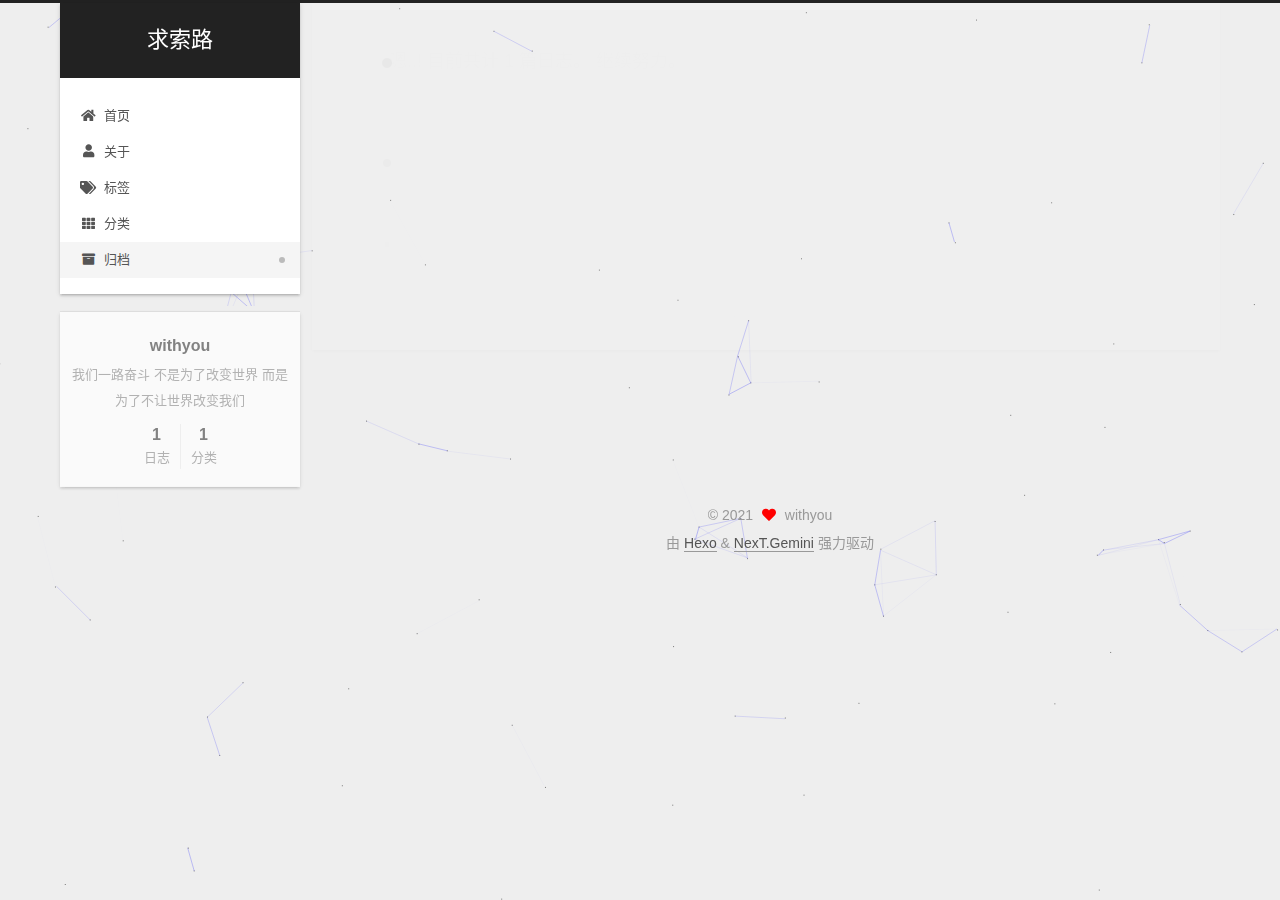
<file: archives/2021/index.html>
<!DOCTYPE html>
<html lang="zh-CN">
<head>
  <meta charset="UTF-8">
<meta name="viewport" content="width=device-width, initial-scale=1, maximum-scale=2">
<meta name="theme-color" content="#222">
<meta name="generator" content="Hexo 5.4.0">
  <link rel="apple-touch-icon" sizes="180x180" href="/images/apple-touch-icon-next.png">
  <link rel="icon" type="image/png" sizes="32x32" href="/images/favicon.ico">
  <link rel="icon" type="image/png" sizes="16x16" href="/images/favicon-16x16-next.png">
  <link rel="mask-icon" href="/images/logo.svg" color="#222">

<link rel="stylesheet" href="/css/main.css">


<link rel="stylesheet" href="/lib/font-awesome/css/all.min.css">

<script id="hexo-configurations">
    var NexT = window.NexT || {};
    var CONFIG = {"hostname":"example.com","root":"/","scheme":"Gemini","version":"7.8.0","exturl":false,"sidebar":{"position":"left","display":"post","padding":18,"offset":12,"onmobile":false},"copycode":{"enable":false,"show_result":false,"style":null},"back2top":{"enable":true,"sidebar":false,"scrollpercent":false},"bookmark":{"enable":false,"color":"#222","save":"auto"},"fancybox":false,"mediumzoom":false,"lazyload":false,"pangu":false,"comments":{"style":"tabs","active":null,"storage":true,"lazyload":false,"nav":null},"algolia":{"hits":{"per_page":10},"labels":{"input_placeholder":"Search for Posts","hits_empty":"We didn't find any results for the search: ${query}","hits_stats":"${hits} results found in ${time} ms"}},"localsearch":{"enable":false,"trigger":"auto","top_n_per_article":1,"unescape":false,"preload":false},"motion":{"enable":true,"async":false,"transition":{"post_block":"fadeIn","post_header":"slideDownIn","post_body":"slideDownIn","coll_header":"slideLeftIn","sidebar":"slideUpIn"}}};
  </script>

  <meta name="description" content="我们一路奋斗 不是为了改变世界 而是为了不让世界改变我们">
<meta property="og:type" content="website">
<meta property="og:title" content="求索路">
<meta property="og:url" content="http://example.com/archives/2021/index.html">
<meta property="og:site_name" content="求索路">
<meta property="og:description" content="我们一路奋斗 不是为了改变世界 而是为了不让世界改变我们">
<meta property="og:locale" content="zh_CN">
<meta property="article:author" content="withyou">
<meta name="twitter:card" content="summary">

<link rel="canonical" href="http://example.com/archives/2021/">


<script id="page-configurations">
  // https://hexo.io/docs/variables.html
  CONFIG.page = {
    sidebar: "",
    isHome : false,
    isPost : false,
    lang   : 'zh-CN'
  };
</script>

  <title>归档 | 求索路</title>
  






  <noscript>
  <style>
  .use-motion .brand,
  .use-motion .menu-item,
  .sidebar-inner,
  .use-motion .post-block,
  .use-motion .pagination,
  .use-motion .comments,
  .use-motion .post-header,
  .use-motion .post-body,
  .use-motion .collection-header { opacity: initial; }

  .use-motion .site-title,
  .use-motion .site-subtitle {
    opacity: initial;
    top: initial;
  }

  .use-motion .logo-line-before i { left: initial; }
  .use-motion .logo-line-after i { right: initial; }
  </style>
</noscript>

</head>

<body itemscope itemtype="http://schema.org/WebPage">
  <div class="container use-motion">
    <div class="headband"></div>

    <header class="header" itemscope itemtype="http://schema.org/WPHeader">
      <div class="header-inner"><div class="site-brand-container">
  <div class="site-nav-toggle">
    <div class="toggle" aria-label="切换导航栏">
      <span class="toggle-line toggle-line-first"></span>
      <span class="toggle-line toggle-line-middle"></span>
      <span class="toggle-line toggle-line-last"></span>
    </div>
  </div>

  <div class="site-meta">

    <a href="/" class="brand" rel="start">
      <span class="logo-line-before"><i></i></span>
      <h1 class="site-title">求索路</h1>
      <span class="logo-line-after"><i></i></span>
    </a>
  </div>

  <div class="site-nav-right">
    <div class="toggle popup-trigger">
    </div>
  </div>
</div>




<nav class="site-nav">
  <ul id="menu" class="main-menu menu">
        <li class="menu-item menu-item-home">

    <a href="/" rel="section"><i class="fa fa-home fa-fw"></i>首页</a>

  </li>
        <li class="menu-item menu-item-about">

    <a href="/about/" rel="section"><i class="fa fa-user fa-fw"></i>关于</a>

  </li>
        <li class="menu-item menu-item-tags">

    <a href="/tags/" rel="section"><i class="fa fa-tags fa-fw"></i>标签</a>

  </li>
        <li class="menu-item menu-item-categories">

    <a href="/categories/" rel="section"><i class="fa fa-th fa-fw"></i>分类</a>

  </li>
        <li class="menu-item menu-item-archives">

    <a href="/archives/" rel="section"><i class="fa fa-archive fa-fw"></i>归档</a>

  </li>
  </ul>
</nav>




</div>
    </header>

    
  <div class="back-to-top">
    <i class="fa fa-arrow-up"></i>
    <span>0%</span>
  </div>


    <main class="main">
      <div class="main-inner">
        <div class="content-wrap">
          

          <div class="content archive">
            

  
  
  
  <div class="post-block">
    <div class="posts-collapse">
      <div class="collection-title">
        <span class="collection-header">嗯..! 目前共计 1 篇日志。 继续努力。</span>
      </div>

      
    <div class="collection-year">
      <span class="collection-header">2021</span>
    </div>

  <article itemscope itemtype="http://schema.org/Article">
    <header class="post-header">

      <div class="post-meta">
        <time itemprop="dateCreated"
              datetime="2021-06-27T21:57:43+08:00"
              content="2021-06-27">
          06-27
        </time>
      </div>

      <div class="post-title">
          <a class="post-title-link" href="/2021/06/27/%E6%8E%92%E5%BA%8F%E7%AE%97%E6%B3%95/" itemprop="url">
            <span itemprop="name">排序算法</span>
          </a>
      </div>

    </header>
  </article>


    </div>
  </div>
  
  
  

  



          </div>
          

<script>
  window.addEventListener('tabs:register', () => {
    let { activeClass } = CONFIG.comments;
    if (CONFIG.comments.storage) {
      activeClass = localStorage.getItem('comments_active') || activeClass;
    }
    if (activeClass) {
      let activeTab = document.querySelector(`a[href="#comment-${activeClass}"]`);
      if (activeTab) {
        activeTab.click();
      }
    }
  });
  if (CONFIG.comments.storage) {
    window.addEventListener('tabs:click', event => {
      if (!event.target.matches('.tabs-comment .tab-content .tab-pane')) return;
      let commentClass = event.target.classList[1];
      localStorage.setItem('comments_active', commentClass);
    });
  }
</script>

        </div>
          
  
  <div class="toggle sidebar-toggle">
    <span class="toggle-line toggle-line-first"></span>
    <span class="toggle-line toggle-line-middle"></span>
    <span class="toggle-line toggle-line-last"></span>
  </div>

  <aside class="sidebar">
    <div class="sidebar-inner">

      <ul class="sidebar-nav motion-element">
        <li class="sidebar-nav-toc">
          文章目录
        </li>
        <li class="sidebar-nav-overview">
          站点概览
        </li>
      </ul>

      <!--noindex-->
      <div class="post-toc-wrap sidebar-panel">
      </div>
      <!--/noindex-->

      <div class="site-overview-wrap sidebar-panel">
        <div class="site-author motion-element" itemprop="author" itemscope itemtype="http://schema.org/Person">
  <p class="site-author-name" itemprop="name">withyou</p>
  <div class="site-description" itemprop="description">我们一路奋斗 不是为了改变世界 而是为了不让世界改变我们</div>
</div>
<div class="site-state-wrap motion-element">
  <nav class="site-state">
      <div class="site-state-item site-state-posts">
          <a href="/archives/">
        
          <span class="site-state-item-count">1</span>
          <span class="site-state-item-name">日志</span>
        </a>
      </div>
      <div class="site-state-item site-state-categories">
            <a href="/categories/">
          
        <span class="site-state-item-count">1</span>
        <span class="site-state-item-name">分类</span></a>
      </div>
  </nav>
</div>



      </div>

    </div>
  </aside>
  <div id="sidebar-dimmer"></div>


      </div>
    </main>

    <footer class="footer">
      <div class="footer-inner">
        

        

<div class="copyright">
  
  &copy; 
  <span itemprop="copyrightYear">2021</span>
  <span class="with-love">
    <i class="fa fa-heart"></i>
  </span>
  <span class="author" itemprop="copyrightHolder">withyou</span>
</div>
  <div class="powered-by">由 <a href="https://hexo.io/" class="theme-link" rel="noopener" target="_blank">Hexo</a> & <a href="https://theme-next.org/" class="theme-link" rel="noopener" target="_blank">NexT.Gemini</a> 强力驱动
  </div>

        








      </div>
    </footer>
  </div>

  
  
  <script color='0,0,255' opacity='0.5' zIndex='-1' count='99' src="/lib/canvas-nest/canvas-nest.min.js"></script>
  <script src="/lib/anime.min.js"></script>
  <script src="/lib/velocity/velocity.min.js"></script>
  <script src="/lib/velocity/velocity.ui.min.js"></script>

<script src="/js/utils.js"></script>

<script src="/js/motion.js"></script>


<script src="/js/schemes/pisces.js"></script>


<script src="/js/next-boot.js"></script>




  















  

  

</body>
</html>
</file>
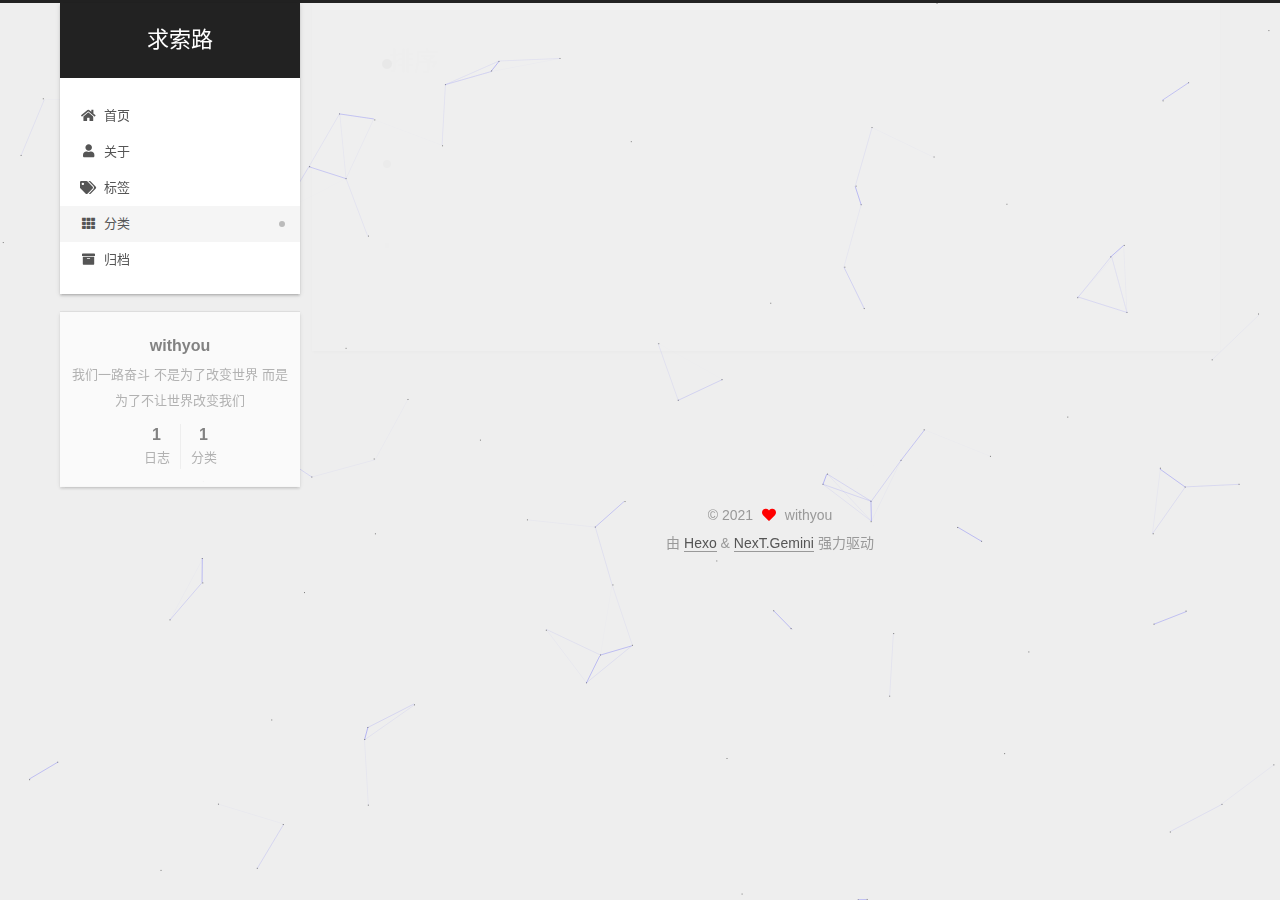
<file: categories/排序/index.html>
<!DOCTYPE html>
<html lang="zh-CN">
<head>
  <meta charset="UTF-8">
<meta name="viewport" content="width=device-width, initial-scale=1, maximum-scale=2">
<meta name="theme-color" content="#222">
<meta name="generator" content="Hexo 5.4.0">
  <link rel="apple-touch-icon" sizes="180x180" href="/images/apple-touch-icon-next.png">
  <link rel="icon" type="image/png" sizes="32x32" href="/images/favicon.ico">
  <link rel="icon" type="image/png" sizes="16x16" href="/images/favicon-16x16-next.png">
  <link rel="mask-icon" href="/images/logo.svg" color="#222">

<link rel="stylesheet" href="/css/main.css">


<link rel="stylesheet" href="/lib/font-awesome/css/all.min.css">

<script id="hexo-configurations">
    var NexT = window.NexT || {};
    var CONFIG = {"hostname":"example.com","root":"/","scheme":"Gemini","version":"7.8.0","exturl":false,"sidebar":{"position":"left","display":"post","padding":18,"offset":12,"onmobile":false},"copycode":{"enable":false,"show_result":false,"style":null},"back2top":{"enable":true,"sidebar":false,"scrollpercent":false},"bookmark":{"enable":false,"color":"#222","save":"auto"},"fancybox":false,"mediumzoom":false,"lazyload":false,"pangu":false,"comments":{"style":"tabs","active":null,"storage":true,"lazyload":false,"nav":null},"algolia":{"hits":{"per_page":10},"labels":{"input_placeholder":"Search for Posts","hits_empty":"We didn't find any results for the search: ${query}","hits_stats":"${hits} results found in ${time} ms"}},"localsearch":{"enable":false,"trigger":"auto","top_n_per_article":1,"unescape":false,"preload":false},"motion":{"enable":true,"async":false,"transition":{"post_block":"fadeIn","post_header":"slideDownIn","post_body":"slideDownIn","coll_header":"slideLeftIn","sidebar":"slideUpIn"}}};
  </script>

  <meta name="description" content="我们一路奋斗 不是为了改变世界 而是为了不让世界改变我们">
<meta property="og:type" content="website">
<meta property="og:title" content="求索路">
<meta property="og:url" content="http://example.com/categories/%E6%8E%92%E5%BA%8F/index.html">
<meta property="og:site_name" content="求索路">
<meta property="og:description" content="我们一路奋斗 不是为了改变世界 而是为了不让世界改变我们">
<meta property="og:locale" content="zh_CN">
<meta property="article:author" content="withyou">
<meta name="twitter:card" content="summary">

<link rel="canonical" href="http://example.com/categories/%E6%8E%92%E5%BA%8F/">


<script id="page-configurations">
  // https://hexo.io/docs/variables.html
  CONFIG.page = {
    sidebar: "",
    isHome : false,
    isPost : false,
    lang   : 'zh-CN'
  };
</script>

  <title>分类: 排序 | 求索路</title>
  






  <noscript>
  <style>
  .use-motion .brand,
  .use-motion .menu-item,
  .sidebar-inner,
  .use-motion .post-block,
  .use-motion .pagination,
  .use-motion .comments,
  .use-motion .post-header,
  .use-motion .post-body,
  .use-motion .collection-header { opacity: initial; }

  .use-motion .site-title,
  .use-motion .site-subtitle {
    opacity: initial;
    top: initial;
  }

  .use-motion .logo-line-before i { left: initial; }
  .use-motion .logo-line-after i { right: initial; }
  </style>
</noscript>

</head>

<body itemscope itemtype="http://schema.org/WebPage">
  <div class="container use-motion">
    <div class="headband"></div>

    <header class="header" itemscope itemtype="http://schema.org/WPHeader">
      <div class="header-inner"><div class="site-brand-container">
  <div class="site-nav-toggle">
    <div class="toggle" aria-label="切换导航栏">
      <span class="toggle-line toggle-line-first"></span>
      <span class="toggle-line toggle-line-middle"></span>
      <span class="toggle-line toggle-line-last"></span>
    </div>
  </div>

  <div class="site-meta">

    <a href="/" class="brand" rel="start">
      <span class="logo-line-before"><i></i></span>
      <h1 class="site-title">求索路</h1>
      <span class="logo-line-after"><i></i></span>
    </a>
  </div>

  <div class="site-nav-right">
    <div class="toggle popup-trigger">
    </div>
  </div>
</div>




<nav class="site-nav">
  <ul id="menu" class="main-menu menu">
        <li class="menu-item menu-item-home">

    <a href="/" rel="section"><i class="fa fa-home fa-fw"></i>首页</a>

  </li>
        <li class="menu-item menu-item-about">

    <a href="/about/" rel="section"><i class="fa fa-user fa-fw"></i>关于</a>

  </li>
        <li class="menu-item menu-item-tags">

    <a href="/tags/" rel="section"><i class="fa fa-tags fa-fw"></i>标签</a>

  </li>
        <li class="menu-item menu-item-categories">

    <a href="/categories/" rel="section"><i class="fa fa-th fa-fw"></i>分类</a>

  </li>
        <li class="menu-item menu-item-archives">

    <a href="/archives/" rel="section"><i class="fa fa-archive fa-fw"></i>归档</a>

  </li>
  </ul>
</nav>




</div>
    </header>

    
  <div class="back-to-top">
    <i class="fa fa-arrow-up"></i>
    <span>0%</span>
  </div>


    <main class="main">
      <div class="main-inner">
        <div class="content-wrap">
          

          <div class="content category">
            

  
  
  
  <div class="post-block">
    <div class="posts-collapse">
      <div class="collection-title">
        <h2 class="collection-header">排序
          <small>分类</small>
        </h2>
      </div>

      
    <div class="collection-year">
      <span class="collection-header">2021</span>
    </div>

  <article itemscope itemtype="http://schema.org/Article">
    <header class="post-header">

      <div class="post-meta">
        <time itemprop="dateCreated"
              datetime="2021-06-27T21:57:43+08:00"
              content="2021-06-27">
          06-27
        </time>
      </div>

      <div class="post-title">
          <a class="post-title-link" href="/2021/06/27/%E6%8E%92%E5%BA%8F%E7%AE%97%E6%B3%95/" itemprop="url">
            <span itemprop="name">排序算法</span>
          </a>
      </div>

    </header>
  </article>

    </div>
  </div>
  
  
  

  



          </div>
          

<script>
  window.addEventListener('tabs:register', () => {
    let { activeClass } = CONFIG.comments;
    if (CONFIG.comments.storage) {
      activeClass = localStorage.getItem('comments_active') || activeClass;
    }
    if (activeClass) {
      let activeTab = document.querySelector(`a[href="#comment-${activeClass}"]`);
      if (activeTab) {
        activeTab.click();
      }
    }
  });
  if (CONFIG.comments.storage) {
    window.addEventListener('tabs:click', event => {
      if (!event.target.matches('.tabs-comment .tab-content .tab-pane')) return;
      let commentClass = event.target.classList[1];
      localStorage.setItem('comments_active', commentClass);
    });
  }
</script>

        </div>
          
  
  <div class="toggle sidebar-toggle">
    <span class="toggle-line toggle-line-first"></span>
    <span class="toggle-line toggle-line-middle"></span>
    <span class="toggle-line toggle-line-last"></span>
  </div>

  <aside class="sidebar">
    <div class="sidebar-inner">

      <ul class="sidebar-nav motion-element">
        <li class="sidebar-nav-toc">
          文章目录
        </li>
        <li class="sidebar-nav-overview">
          站点概览
        </li>
      </ul>

      <!--noindex-->
      <div class="post-toc-wrap sidebar-panel">
      </div>
      <!--/noindex-->

      <div class="site-overview-wrap sidebar-panel">
        <div class="site-author motion-element" itemprop="author" itemscope itemtype="http://schema.org/Person">
  <p class="site-author-name" itemprop="name">withyou</p>
  <div class="site-description" itemprop="description">我们一路奋斗 不是为了改变世界 而是为了不让世界改变我们</div>
</div>
<div class="site-state-wrap motion-element">
  <nav class="site-state">
      <div class="site-state-item site-state-posts">
          <a href="/archives/">
        
          <span class="site-state-item-count">1</span>
          <span class="site-state-item-name">日志</span>
        </a>
      </div>
      <div class="site-state-item site-state-categories">
            <a href="/categories/">
          
        <span class="site-state-item-count">1</span>
        <span class="site-state-item-name">分类</span></a>
      </div>
  </nav>
</div>



      </div>

    </div>
  </aside>
  <div id="sidebar-dimmer"></div>


      </div>
    </main>

    <footer class="footer">
      <div class="footer-inner">
        

        

<div class="copyright">
  
  &copy; 
  <span itemprop="copyrightYear">2021</span>
  <span class="with-love">
    <i class="fa fa-heart"></i>
  </span>
  <span class="author" itemprop="copyrightHolder">withyou</span>
</div>
  <div class="powered-by">由 <a href="https://hexo.io/" class="theme-link" rel="noopener" target="_blank">Hexo</a> & <a href="https://theme-next.org/" class="theme-link" rel="noopener" target="_blank">NexT.Gemini</a> 强力驱动
  </div>

        








      </div>
    </footer>
  </div>

  
  
  <script color='0,0,255' opacity='0.5' zIndex='-1' count='99' src="/lib/canvas-nest/canvas-nest.min.js"></script>
  <script src="/lib/anime.min.js"></script>
  <script src="/lib/velocity/velocity.min.js"></script>
  <script src="/lib/velocity/velocity.ui.min.js"></script>

<script src="/js/utils.js"></script>

<script src="/js/motion.js"></script>


<script src="/js/schemes/pisces.js"></script>


<script src="/js/next-boot.js"></script>




  















  

  

</body>
</html>
</file>
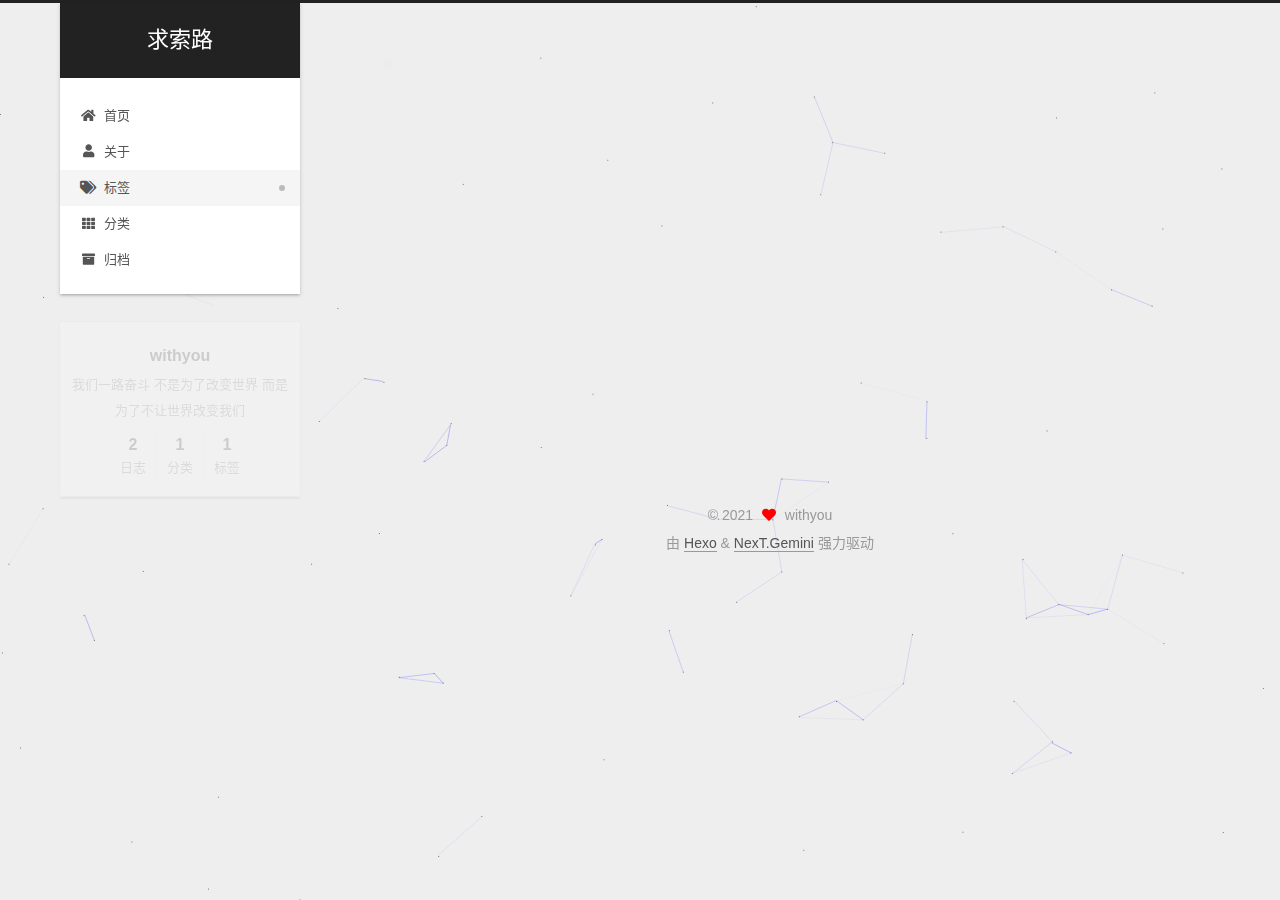
<file: tags/hexo/index.html>
<!DOCTYPE html>
<html lang="zh-CN">
<head>
  <meta charset="UTF-8">
<meta name="viewport" content="width=device-width, initial-scale=1, maximum-scale=2">
<meta name="theme-color" content="#222">
<meta name="generator" content="Hexo 5.4.0">
  <link rel="apple-touch-icon" sizes="180x180" href="/images/apple-touch-icon-next.png">
  <link rel="icon" type="image/png" sizes="32x32" href="/images/favicon-32x32-next.png">
  <link rel="icon" type="image/png" sizes="16x16" href="/images/favicon-16x16-next.png">
  <link rel="mask-icon" href="/images/logo.svg" color="#222">

<link rel="stylesheet" href="/css/main.css">


<link rel="stylesheet" href="/lib/font-awesome/css/all.min.css">

<script id="hexo-configurations">
    var NexT = window.NexT || {};
    var CONFIG = {"hostname":"example.com","root":"/","scheme":"Gemini","version":"7.8.0","exturl":false,"sidebar":{"position":"left","display":"post","padding":18,"offset":12,"onmobile":false},"copycode":{"enable":false,"show_result":false,"style":null},"back2top":{"enable":true,"sidebar":false,"scrollpercent":false},"bookmark":{"enable":false,"color":"#222","save":"auto"},"fancybox":false,"mediumzoom":false,"lazyload":false,"pangu":false,"comments":{"style":"tabs","active":null,"storage":true,"lazyload":false,"nav":null},"algolia":{"hits":{"per_page":10},"labels":{"input_placeholder":"Search for Posts","hits_empty":"We didn't find any results for the search: ${query}","hits_stats":"${hits} results found in ${time} ms"}},"localsearch":{"enable":false,"trigger":"auto","top_n_per_article":1,"unescape":false,"preload":false},"motion":{"enable":true,"async":false,"transition":{"post_block":"fadeIn","post_header":"slideDownIn","post_body":"slideDownIn","coll_header":"slideLeftIn","sidebar":"slideUpIn"}}};
  </script>

  <meta name="description" content="我们一路奋斗 不是为了改变世界 而是为了不让世界改变我们">
<meta property="og:type" content="website">
<meta property="og:title" content="求索路">
<meta property="og:url" content="http://example.com/tags/hexo/index.html">
<meta property="og:site_name" content="求索路">
<meta property="og:description" content="我们一路奋斗 不是为了改变世界 而是为了不让世界改变我们">
<meta property="og:locale" content="zh_CN">
<meta property="article:author" content="withyou">
<meta name="twitter:card" content="summary">

<link rel="canonical" href="http://example.com/tags/hexo/">


<script id="page-configurations">
  // https://hexo.io/docs/variables.html
  CONFIG.page = {
    sidebar: "",
    isHome : false,
    isPost : false,
    lang   : 'zh-CN'
  };
</script>

  <title>标签: hexo | 求索路</title>
  






  <noscript>
  <style>
  .use-motion .brand,
  .use-motion .menu-item,
  .sidebar-inner,
  .use-motion .post-block,
  .use-motion .pagination,
  .use-motion .comments,
  .use-motion .post-header,
  .use-motion .post-body,
  .use-motion .collection-header { opacity: initial; }

  .use-motion .site-title,
  .use-motion .site-subtitle {
    opacity: initial;
    top: initial;
  }

  .use-motion .logo-line-before i { left: initial; }
  .use-motion .logo-line-after i { right: initial; }
  </style>
</noscript>

</head>

<body itemscope itemtype="http://schema.org/WebPage">
  <div class="container use-motion">
    <div class="headband"></div>

    <header class="header" itemscope itemtype="http://schema.org/WPHeader">
      <div class="header-inner"><div class="site-brand-container">
  <div class="site-nav-toggle">
    <div class="toggle" aria-label="切换导航栏">
      <span class="toggle-line toggle-line-first"></span>
      <span class="toggle-line toggle-line-middle"></span>
      <span class="toggle-line toggle-line-last"></span>
    </div>
  </div>

  <div class="site-meta">

    <a href="/" class="brand" rel="start">
      <span class="logo-line-before"><i></i></span>
      <h1 class="site-title">求索路</h1>
      <span class="logo-line-after"><i></i></span>
    </a>
  </div>

  <div class="site-nav-right">
    <div class="toggle popup-trigger">
    </div>
  </div>
</div>




<nav class="site-nav">
  <ul id="menu" class="main-menu menu">
        <li class="menu-item menu-item-home">

    <a href="/" rel="section"><i class="fa fa-home fa-fw"></i>首页</a>

  </li>
        <li class="menu-item menu-item-about">

    <a href="/about/" rel="section"><i class="fa fa-user fa-fw"></i>关于</a>

  </li>
        <li class="menu-item menu-item-tags">

    <a href="/tags/" rel="section"><i class="fa fa-tags fa-fw"></i>标签</a>

  </li>
        <li class="menu-item menu-item-categories">

    <a href="/categories/" rel="section"><i class="fa fa-th fa-fw"></i>分类</a>

  </li>
        <li class="menu-item menu-item-archives">

    <a href="/archives/" rel="section"><i class="fa fa-archive fa-fw"></i>归档</a>

  </li>
  </ul>
</nav>




</div>
    </header>

    
  <div class="back-to-top">
    <i class="fa fa-arrow-up"></i>
    <span>0%</span>
  </div>


    <main class="main">
      <div class="main-inner">
        <div class="content-wrap">
          

          <div class="content tag">
            

  
  
  
  <div class="post-block">
    <div class="posts-collapse">
      <div class="collection-title">
        <h2 class="collection-header">hexo
          <small>标签</small>
        </h2>
      </div>

      
    <div class="collection-year">
      <span class="collection-header">2021</span>
    </div>

  <article itemscope itemtype="http://schema.org/Article">
    <header class="post-header">

      <div class="post-meta">
        <time itemprop="dateCreated"
              datetime="2021-06-18T09:54:18+08:00"
              content="2021-06-18">
          06-18
        </time>
      </div>

      <div class="post-title">
          <a class="post-title-link" href="/2021/06/18/test/" itemprop="url">
            <span itemprop="name">test</span>
          </a>
      </div>

    </header>
  </article>

    </div>
  </div>
  
  
  

  



          </div>
          

<script>
  window.addEventListener('tabs:register', () => {
    let { activeClass } = CONFIG.comments;
    if (CONFIG.comments.storage) {
      activeClass = localStorage.getItem('comments_active') || activeClass;
    }
    if (activeClass) {
      let activeTab = document.querySelector(`a[href="#comment-${activeClass}"]`);
      if (activeTab) {
        activeTab.click();
      }
    }
  });
  if (CONFIG.comments.storage) {
    window.addEventListener('tabs:click', event => {
      if (!event.target.matches('.tabs-comment .tab-content .tab-pane')) return;
      let commentClass = event.target.classList[1];
      localStorage.setItem('comments_active', commentClass);
    });
  }
</script>

        </div>
          
  
  <div class="toggle sidebar-toggle">
    <span class="toggle-line toggle-line-first"></span>
    <span class="toggle-line toggle-line-middle"></span>
    <span class="toggle-line toggle-line-last"></span>
  </div>

  <aside class="sidebar">
    <div class="sidebar-inner">

      <ul class="sidebar-nav motion-element">
        <li class="sidebar-nav-toc">
          文章目录
        </li>
        <li class="sidebar-nav-overview">
          站点概览
        </li>
      </ul>

      <!--noindex-->
      <div class="post-toc-wrap sidebar-panel">
      </div>
      <!--/noindex-->

      <div class="site-overview-wrap sidebar-panel">
        <div class="site-author motion-element" itemprop="author" itemscope itemtype="http://schema.org/Person">
  <p class="site-author-name" itemprop="name">withyou</p>
  <div class="site-description" itemprop="description">我们一路奋斗 不是为了改变世界 而是为了不让世界改变我们</div>
</div>
<div class="site-state-wrap motion-element">
  <nav class="site-state">
      <div class="site-state-item site-state-posts">
          <a href="/archives/">
        
          <span class="site-state-item-count">2</span>
          <span class="site-state-item-name">日志</span>
        </a>
      </div>
      <div class="site-state-item site-state-categories">
            <a href="/categories/">
          
        <span class="site-state-item-count">1</span>
        <span class="site-state-item-name">分类</span></a>
      </div>
      <div class="site-state-item site-state-tags">
            <a href="/tags/">
          
        <span class="site-state-item-count">1</span>
        <span class="site-state-item-name">标签</span></a>
      </div>
  </nav>
</div>



      </div>

    </div>
  </aside>
  <div id="sidebar-dimmer"></div>


      </div>
    </main>

    <footer class="footer">
      <div class="footer-inner">
        

        

<div class="copyright">
  
  &copy; 
  <span itemprop="copyrightYear">2021</span>
  <span class="with-love">
    <i class="fa fa-heart"></i>
  </span>
  <span class="author" itemprop="copyrightHolder">withyou</span>
</div>
  <div class="powered-by">由 <a href="https://hexo.io/" class="theme-link" rel="noopener" target="_blank">Hexo</a> & <a href="https://theme-next.org/" class="theme-link" rel="noopener" target="_blank">NexT.Gemini</a> 强力驱动
  </div>

        








      </div>
    </footer>
  </div>

  
  
  <script color='0,0,255' opacity='0.5' zIndex='-1' count='99' src="/lib/canvas-nest/canvas-nest.min.js"></script>
  <script src="/lib/anime.min.js"></script>
  <script src="/lib/velocity/velocity.min.js"></script>
  <script src="/lib/velocity/velocity.ui.min.js"></script>

<script src="/js/utils.js"></script>

<script src="/js/motion.js"></script>


<script src="/js/schemes/pisces.js"></script>


<script src="/js/next-boot.js"></script>




  















  

  

</body>
</html>
</file>
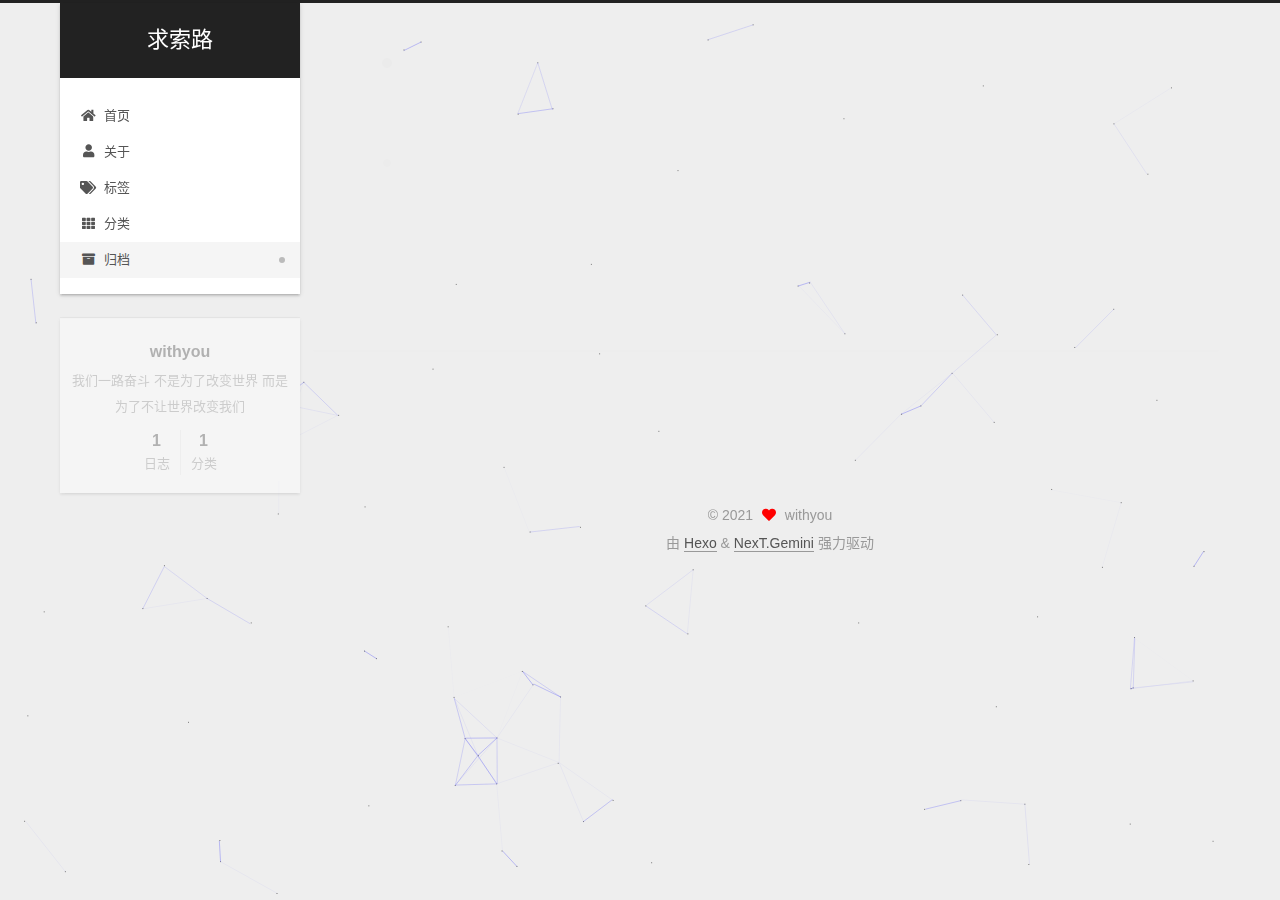
<file: archives/2021/06/index.html>
<!DOCTYPE html>
<html lang="zh-CN">
<head>
  <meta charset="UTF-8">
<meta name="viewport" content="width=device-width, initial-scale=1, maximum-scale=2">
<meta name="theme-color" content="#222">
<meta name="generator" content="Hexo 5.4.0">
  <link rel="apple-touch-icon" sizes="180x180" href="/images/apple-touch-icon-next.png">
  <link rel="icon" type="image/png" sizes="32x32" href="/images/favicon.ico">
  <link rel="icon" type="image/png" sizes="16x16" href="/images/favicon-16x16-next.png">
  <link rel="mask-icon" href="/images/logo.svg" color="#222">

<link rel="stylesheet" href="/css/main.css">


<link rel="stylesheet" href="/lib/font-awesome/css/all.min.css">

<script id="hexo-configurations">
    var NexT = window.NexT || {};
    var CONFIG = {"hostname":"example.com","root":"/","scheme":"Gemini","version":"7.8.0","exturl":false,"sidebar":{"position":"left","display":"post","padding":18,"offset":12,"onmobile":false},"copycode":{"enable":false,"show_result":false,"style":null},"back2top":{"enable":true,"sidebar":false,"scrollpercent":false},"bookmark":{"enable":false,"color":"#222","save":"auto"},"fancybox":false,"mediumzoom":false,"lazyload":false,"pangu":false,"comments":{"style":"tabs","active":null,"storage":true,"lazyload":false,"nav":null},"algolia":{"hits":{"per_page":10},"labels":{"input_placeholder":"Search for Posts","hits_empty":"We didn't find any results for the search: ${query}","hits_stats":"${hits} results found in ${time} ms"}},"localsearch":{"enable":false,"trigger":"auto","top_n_per_article":1,"unescape":false,"preload":false},"motion":{"enable":true,"async":false,"transition":{"post_block":"fadeIn","post_header":"slideDownIn","post_body":"slideDownIn","coll_header":"slideLeftIn","sidebar":"slideUpIn"}}};
  </script>

  <meta name="description" content="我们一路奋斗 不是为了改变世界 而是为了不让世界改变我们">
<meta property="og:type" content="website">
<meta property="og:title" content="求索路">
<meta property="og:url" content="http://example.com/archives/2021/06/index.html">
<meta property="og:site_name" content="求索路">
<meta property="og:description" content="我们一路奋斗 不是为了改变世界 而是为了不让世界改变我们">
<meta property="og:locale" content="zh_CN">
<meta property="article:author" content="withyou">
<meta name="twitter:card" content="summary">

<link rel="canonical" href="http://example.com/archives/2021/06/">


<script id="page-configurations">
  // https://hexo.io/docs/variables.html
  CONFIG.page = {
    sidebar: "",
    isHome : false,
    isPost : false,
    lang   : 'zh-CN'
  };
</script>

  <title>归档 | 求索路</title>
  






  <noscript>
  <style>
  .use-motion .brand,
  .use-motion .menu-item,
  .sidebar-inner,
  .use-motion .post-block,
  .use-motion .pagination,
  .use-motion .comments,
  .use-motion .post-header,
  .use-motion .post-body,
  .use-motion .collection-header { opacity: initial; }

  .use-motion .site-title,
  .use-motion .site-subtitle {
    opacity: initial;
    top: initial;
  }

  .use-motion .logo-line-before i { left: initial; }
  .use-motion .logo-line-after i { right: initial; }
  </style>
</noscript>

</head>

<body itemscope itemtype="http://schema.org/WebPage">
  <div class="container use-motion">
    <div class="headband"></div>

    <header class="header" itemscope itemtype="http://schema.org/WPHeader">
      <div class="header-inner"><div class="site-brand-container">
  <div class="site-nav-toggle">
    <div class="toggle" aria-label="切换导航栏">
      <span class="toggle-line toggle-line-first"></span>
      <span class="toggle-line toggle-line-middle"></span>
      <span class="toggle-line toggle-line-last"></span>
    </div>
  </div>

  <div class="site-meta">

    <a href="/" class="brand" rel="start">
      <span class="logo-line-before"><i></i></span>
      <h1 class="site-title">求索路</h1>
      <span class="logo-line-after"><i></i></span>
    </a>
  </div>

  <div class="site-nav-right">
    <div class="toggle popup-trigger">
    </div>
  </div>
</div>




<nav class="site-nav">
  <ul id="menu" class="main-menu menu">
        <li class="menu-item menu-item-home">

    <a href="/" rel="section"><i class="fa fa-home fa-fw"></i>首页</a>

  </li>
        <li class="menu-item menu-item-about">

    <a href="/about/" rel="section"><i class="fa fa-user fa-fw"></i>关于</a>

  </li>
        <li class="menu-item menu-item-tags">

    <a href="/tags/" rel="section"><i class="fa fa-tags fa-fw"></i>标签</a>

  </li>
        <li class="menu-item menu-item-categories">

    <a href="/categories/" rel="section"><i class="fa fa-th fa-fw"></i>分类</a>

  </li>
        <li class="menu-item menu-item-archives">

    <a href="/archives/" rel="section"><i class="fa fa-archive fa-fw"></i>归档</a>

  </li>
  </ul>
</nav>




</div>
    </header>

    
  <div class="back-to-top">
    <i class="fa fa-arrow-up"></i>
    <span>0%</span>
  </div>


    <main class="main">
      <div class="main-inner">
        <div class="content-wrap">
          

          <div class="content archive">
            

  
  
  
  <div class="post-block">
    <div class="posts-collapse">
      <div class="collection-title">
        <span class="collection-header">嗯..! 目前共计 1 篇日志。 继续努力。</span>
      </div>

      
    <div class="collection-year">
      <span class="collection-header">2021</span>
    </div>

  <article itemscope itemtype="http://schema.org/Article">
    <header class="post-header">

      <div class="post-meta">
        <time itemprop="dateCreated"
              datetime="2021-06-27T21:57:43+08:00"
              content="2021-06-27">
          06-27
        </time>
      </div>

      <div class="post-title">
          <a class="post-title-link" href="/2021/06/27/%E6%8E%92%E5%BA%8F%E7%AE%97%E6%B3%95/" itemprop="url">
            <span itemprop="name">排序算法</span>
          </a>
      </div>

    </header>
  </article>


    </div>
  </div>
  
  
  

  



          </div>
          

<script>
  window.addEventListener('tabs:register', () => {
    let { activeClass } = CONFIG.comments;
    if (CONFIG.comments.storage) {
      activeClass = localStorage.getItem('comments_active') || activeClass;
    }
    if (activeClass) {
      let activeTab = document.querySelector(`a[href="#comment-${activeClass}"]`);
      if (activeTab) {
        activeTab.click();
      }
    }
  });
  if (CONFIG.comments.storage) {
    window.addEventListener('tabs:click', event => {
      if (!event.target.matches('.tabs-comment .tab-content .tab-pane')) return;
      let commentClass = event.target.classList[1];
      localStorage.setItem('comments_active', commentClass);
    });
  }
</script>

        </div>
          
  
  <div class="toggle sidebar-toggle">
    <span class="toggle-line toggle-line-first"></span>
    <span class="toggle-line toggle-line-middle"></span>
    <span class="toggle-line toggle-line-last"></span>
  </div>

  <aside class="sidebar">
    <div class="sidebar-inner">

      <ul class="sidebar-nav motion-element">
        <li class="sidebar-nav-toc">
          文章目录
        </li>
        <li class="sidebar-nav-overview">
          站点概览
        </li>
      </ul>

      <!--noindex-->
      <div class="post-toc-wrap sidebar-panel">
      </div>
      <!--/noindex-->

      <div class="site-overview-wrap sidebar-panel">
        <div class="site-author motion-element" itemprop="author" itemscope itemtype="http://schema.org/Person">
  <p class="site-author-name" itemprop="name">withyou</p>
  <div class="site-description" itemprop="description">我们一路奋斗 不是为了改变世界 而是为了不让世界改变我们</div>
</div>
<div class="site-state-wrap motion-element">
  <nav class="site-state">
      <div class="site-state-item site-state-posts">
          <a href="/archives/">
        
          <span class="site-state-item-count">1</span>
          <span class="site-state-item-name">日志</span>
        </a>
      </div>
      <div class="site-state-item site-state-categories">
            <a href="/categories/">
          
        <span class="site-state-item-count">1</span>
        <span class="site-state-item-name">分类</span></a>
      </div>
  </nav>
</div>



      </div>

    </div>
  </aside>
  <div id="sidebar-dimmer"></div>


      </div>
    </main>

    <footer class="footer">
      <div class="footer-inner">
        

        

<div class="copyright">
  
  &copy; 
  <span itemprop="copyrightYear">2021</span>
  <span class="with-love">
    <i class="fa fa-heart"></i>
  </span>
  <span class="author" itemprop="copyrightHolder">withyou</span>
</div>
  <div class="powered-by">由 <a href="https://hexo.io/" class="theme-link" rel="noopener" target="_blank">Hexo</a> & <a href="https://theme-next.org/" class="theme-link" rel="noopener" target="_blank">NexT.Gemini</a> 强力驱动
  </div>

        








      </div>
    </footer>
  </div>

  
  
  <script color='0,0,255' opacity='0.5' zIndex='-1' count='99' src="/lib/canvas-nest/canvas-nest.min.js"></script>
  <script src="/lib/anime.min.js"></script>
  <script src="/lib/velocity/velocity.min.js"></script>
  <script src="/lib/velocity/velocity.ui.min.js"></script>

<script src="/js/utils.js"></script>

<script src="/js/motion.js"></script>


<script src="/js/schemes/pisces.js"></script>


<script src="/js/next-boot.js"></script>




  















  

  

</body>
</html>
</file>
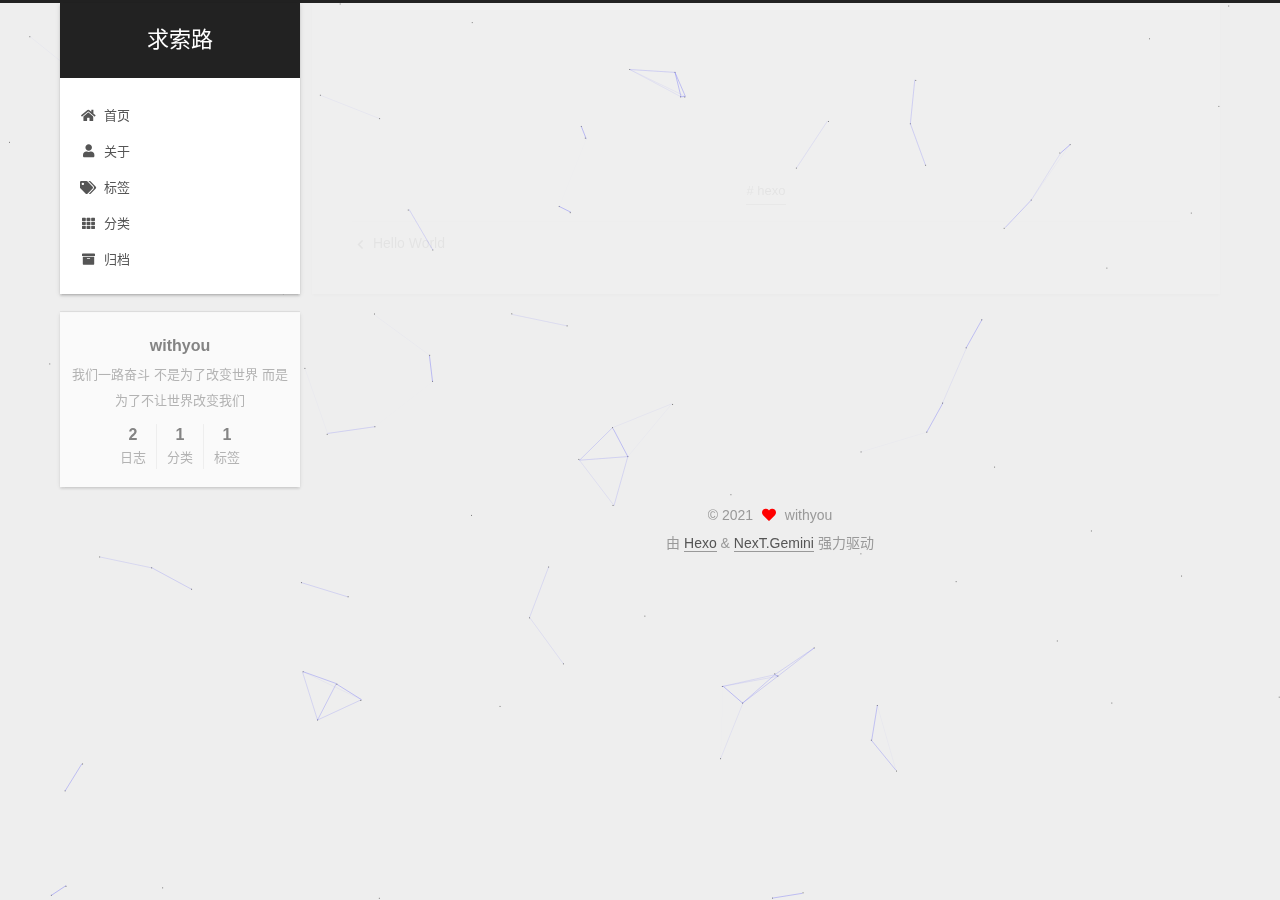
<file: 2021/06/18/test/index.html>
<!DOCTYPE html>
<html lang="zh-CN">
<head>
  <meta charset="UTF-8">
<meta name="viewport" content="width=device-width, initial-scale=1, maximum-scale=2">
<meta name="theme-color" content="#222">
<meta name="generator" content="Hexo 5.4.0">
  <link rel="apple-touch-icon" sizes="180x180" href="/images/apple-touch-icon-next.png">
  <link rel="icon" type="image/png" sizes="32x32" href="/images/favicon-32x32-next.png">
  <link rel="icon" type="image/png" sizes="16x16" href="/images/favicon-16x16-next.png">
  <link rel="mask-icon" href="/images/logo.svg" color="#222">

<link rel="stylesheet" href="/css/main.css">


<link rel="stylesheet" href="/lib/font-awesome/css/all.min.css">

<script id="hexo-configurations">
    var NexT = window.NexT || {};
    var CONFIG = {"hostname":"example.com","root":"/","scheme":"Gemini","version":"7.8.0","exturl":false,"sidebar":{"position":"left","display":"post","padding":18,"offset":12,"onmobile":false},"copycode":{"enable":false,"show_result":false,"style":null},"back2top":{"enable":true,"sidebar":false,"scrollpercent":false},"bookmark":{"enable":false,"color":"#222","save":"auto"},"fancybox":false,"mediumzoom":false,"lazyload":false,"pangu":false,"comments":{"style":"tabs","active":null,"storage":true,"lazyload":false,"nav":null},"algolia":{"hits":{"per_page":10},"labels":{"input_placeholder":"Search for Posts","hits_empty":"We didn't find any results for the search: ${query}","hits_stats":"${hits} results found in ${time} ms"}},"localsearch":{"enable":false,"trigger":"auto","top_n_per_article":1,"unescape":false,"preload":false},"motion":{"enable":true,"async":false,"transition":{"post_block":"fadeIn","post_header":"slideDownIn","post_body":"slideDownIn","coll_header":"slideLeftIn","sidebar":"slideUpIn"}}};
  </script>

  <meta name="description" content="我们一路奋斗 不是为了改变世界 而是为了不让世界改变我们">
<meta property="og:type" content="article">
<meta property="og:title" content="test">
<meta property="og:url" content="http://example.com/2021/06/18/test/index.html">
<meta property="og:site_name" content="求索路">
<meta property="og:description" content="我们一路奋斗 不是为了改变世界 而是为了不让世界改变我们">
<meta property="og:locale" content="zh_CN">
<meta property="article:published_time" content="2021-06-18T01:54:18.000Z">
<meta property="article:modified_time" content="2021-06-18T01:59:56.605Z">
<meta property="article:author" content="withyou">
<meta property="article:tag" content="hexo">
<meta name="twitter:card" content="summary">

<link rel="canonical" href="http://example.com/2021/06/18/test/">


<script id="page-configurations">
  // https://hexo.io/docs/variables.html
  CONFIG.page = {
    sidebar: "",
    isHome : false,
    isPost : true,
    lang   : 'zh-CN'
  };
</script>

  <title>test | 求索路</title>
  






  <noscript>
  <style>
  .use-motion .brand,
  .use-motion .menu-item,
  .sidebar-inner,
  .use-motion .post-block,
  .use-motion .pagination,
  .use-motion .comments,
  .use-motion .post-header,
  .use-motion .post-body,
  .use-motion .collection-header { opacity: initial; }

  .use-motion .site-title,
  .use-motion .site-subtitle {
    opacity: initial;
    top: initial;
  }

  .use-motion .logo-line-before i { left: initial; }
  .use-motion .logo-line-after i { right: initial; }
  </style>
</noscript>

</head>

<body itemscope itemtype="http://schema.org/WebPage">
  <div class="container use-motion">
    <div class="headband"></div>

    <header class="header" itemscope itemtype="http://schema.org/WPHeader">
      <div class="header-inner"><div class="site-brand-container">
  <div class="site-nav-toggle">
    <div class="toggle" aria-label="切换导航栏">
      <span class="toggle-line toggle-line-first"></span>
      <span class="toggle-line toggle-line-middle"></span>
      <span class="toggle-line toggle-line-last"></span>
    </div>
  </div>

  <div class="site-meta">

    <a href="/" class="brand" rel="start">
      <span class="logo-line-before"><i></i></span>
      <h1 class="site-title">求索路</h1>
      <span class="logo-line-after"><i></i></span>
    </a>
  </div>

  <div class="site-nav-right">
    <div class="toggle popup-trigger">
    </div>
  </div>
</div>




<nav class="site-nav">
  <ul id="menu" class="main-menu menu">
        <li class="menu-item menu-item-home">

    <a href="/" rel="section"><i class="fa fa-home fa-fw"></i>首页</a>

  </li>
        <li class="menu-item menu-item-about">

    <a href="/about/" rel="section"><i class="fa fa-user fa-fw"></i>关于</a>

  </li>
        <li class="menu-item menu-item-tags">

    <a href="/tags/" rel="section"><i class="fa fa-tags fa-fw"></i>标签</a>

  </li>
        <li class="menu-item menu-item-categories">

    <a href="/categories/" rel="section"><i class="fa fa-th fa-fw"></i>分类</a>

  </li>
        <li class="menu-item menu-item-archives">

    <a href="/archives/" rel="section"><i class="fa fa-archive fa-fw"></i>归档</a>

  </li>
  </ul>
</nav>




</div>
    </header>

    
  <div class="back-to-top">
    <i class="fa fa-arrow-up"></i>
    <span>0%</span>
  </div>


    <main class="main">
      <div class="main-inner">
        <div class="content-wrap">
          

          <div class="content post posts-expand">
            

    
  
  
  <article itemscope itemtype="http://schema.org/Article" class="post-block" lang="zh-CN">
    <link itemprop="mainEntityOfPage" href="http://example.com/2021/06/18/test/">

    <span hidden itemprop="author" itemscope itemtype="http://schema.org/Person">
      <meta itemprop="image" content="/images/avatar.gif">
      <meta itemprop="name" content="withyou">
      <meta itemprop="description" content="我们一路奋斗 不是为了改变世界 而是为了不让世界改变我们">
    </span>

    <span hidden itemprop="publisher" itemscope itemtype="http://schema.org/Organization">
      <meta itemprop="name" content="求索路">
    </span>
      <header class="post-header">
        <h1 class="post-title" itemprop="name headline">
          test
        </h1>

        <div class="post-meta">
            <span class="post-meta-item">
              <span class="post-meta-item-icon">
                <i class="far fa-calendar"></i>
              </span>
              <span class="post-meta-item-text">发表于</span>
              

              <time title="创建时间：2021-06-18 09:54:18 / 修改时间：09:59:56" itemprop="dateCreated datePublished" datetime="2021-06-18T09:54:18+08:00">2021-06-18</time>
            </span>
            <span class="post-meta-item">
              <span class="post-meta-item-icon">
                <i class="far fa-folder"></i>
              </span>
              <span class="post-meta-item-text">分类于</span>
                <span itemprop="about" itemscope itemtype="http://schema.org/Thing">
                  <a href="/categories/%E6%B5%8B%E8%AF%95/" itemprop="url" rel="index"><span itemprop="name">测试</span></a>
                </span>
            </span>

          

        </div>
      </header>

    
    
    
    <div class="post-body" itemprop="articleBody">

      
        
    </div>

    
    
    

      <footer class="post-footer">
          <div class="post-tags">
              <a href="/tags/hexo/" rel="tag"># hexo</a>
          </div>

        


        
    <div class="post-nav">
      <div class="post-nav-item">
    <a href="/2021/06/18/hello-world/" rel="prev" title="Hello World">
      <i class="fa fa-chevron-left"></i> Hello World
    </a></div>
      <div class="post-nav-item"></div>
    </div>
      </footer>
    
  </article>
  
  
  



          </div>
          

<script>
  window.addEventListener('tabs:register', () => {
    let { activeClass } = CONFIG.comments;
    if (CONFIG.comments.storage) {
      activeClass = localStorage.getItem('comments_active') || activeClass;
    }
    if (activeClass) {
      let activeTab = document.querySelector(`a[href="#comment-${activeClass}"]`);
      if (activeTab) {
        activeTab.click();
      }
    }
  });
  if (CONFIG.comments.storage) {
    window.addEventListener('tabs:click', event => {
      if (!event.target.matches('.tabs-comment .tab-content .tab-pane')) return;
      let commentClass = event.target.classList[1];
      localStorage.setItem('comments_active', commentClass);
    });
  }
</script>

        </div>
          
  
  <div class="toggle sidebar-toggle">
    <span class="toggle-line toggle-line-first"></span>
    <span class="toggle-line toggle-line-middle"></span>
    <span class="toggle-line toggle-line-last"></span>
  </div>

  <aside class="sidebar">
    <div class="sidebar-inner">

      <ul class="sidebar-nav motion-element">
        <li class="sidebar-nav-toc">
          文章目录
        </li>
        <li class="sidebar-nav-overview">
          站点概览
        </li>
      </ul>

      <!--noindex-->
      <div class="post-toc-wrap sidebar-panel">
      </div>
      <!--/noindex-->

      <div class="site-overview-wrap sidebar-panel">
        <div class="site-author motion-element" itemprop="author" itemscope itemtype="http://schema.org/Person">
  <p class="site-author-name" itemprop="name">withyou</p>
  <div class="site-description" itemprop="description">我们一路奋斗 不是为了改变世界 而是为了不让世界改变我们</div>
</div>
<div class="site-state-wrap motion-element">
  <nav class="site-state">
      <div class="site-state-item site-state-posts">
          <a href="/archives/">
        
          <span class="site-state-item-count">2</span>
          <span class="site-state-item-name">日志</span>
        </a>
      </div>
      <div class="site-state-item site-state-categories">
            <a href="/categories/">
          
        <span class="site-state-item-count">1</span>
        <span class="site-state-item-name">分类</span></a>
      </div>
      <div class="site-state-item site-state-tags">
            <a href="/tags/">
          
        <span class="site-state-item-count">1</span>
        <span class="site-state-item-name">标签</span></a>
      </div>
  </nav>
</div>



      </div>

    </div>
  </aside>
  <div id="sidebar-dimmer"></div>


      </div>
    </main>

    <footer class="footer">
      <div class="footer-inner">
        

        

<div class="copyright">
  
  &copy; 
  <span itemprop="copyrightYear">2021</span>
  <span class="with-love">
    <i class="fa fa-heart"></i>
  </span>
  <span class="author" itemprop="copyrightHolder">withyou</span>
</div>
  <div class="powered-by">由 <a href="https://hexo.io/" class="theme-link" rel="noopener" target="_blank">Hexo</a> & <a href="https://theme-next.org/" class="theme-link" rel="noopener" target="_blank">NexT.Gemini</a> 强力驱动
  </div>

        








      </div>
    </footer>
  </div>

  
  
  <script color='0,0,255' opacity='0.5' zIndex='-1' count='99' src="/lib/canvas-nest/canvas-nest.min.js"></script>
  <script src="/lib/anime.min.js"></script>
  <script src="/lib/velocity/velocity.min.js"></script>
  <script src="/lib/velocity/velocity.ui.min.js"></script>

<script src="/js/utils.js"></script>

<script src="/js/motion.js"></script>


<script src="/js/schemes/pisces.js"></script>


<script src="/js/next-boot.js"></script>




  















  

  

</body>
</html>
</file>
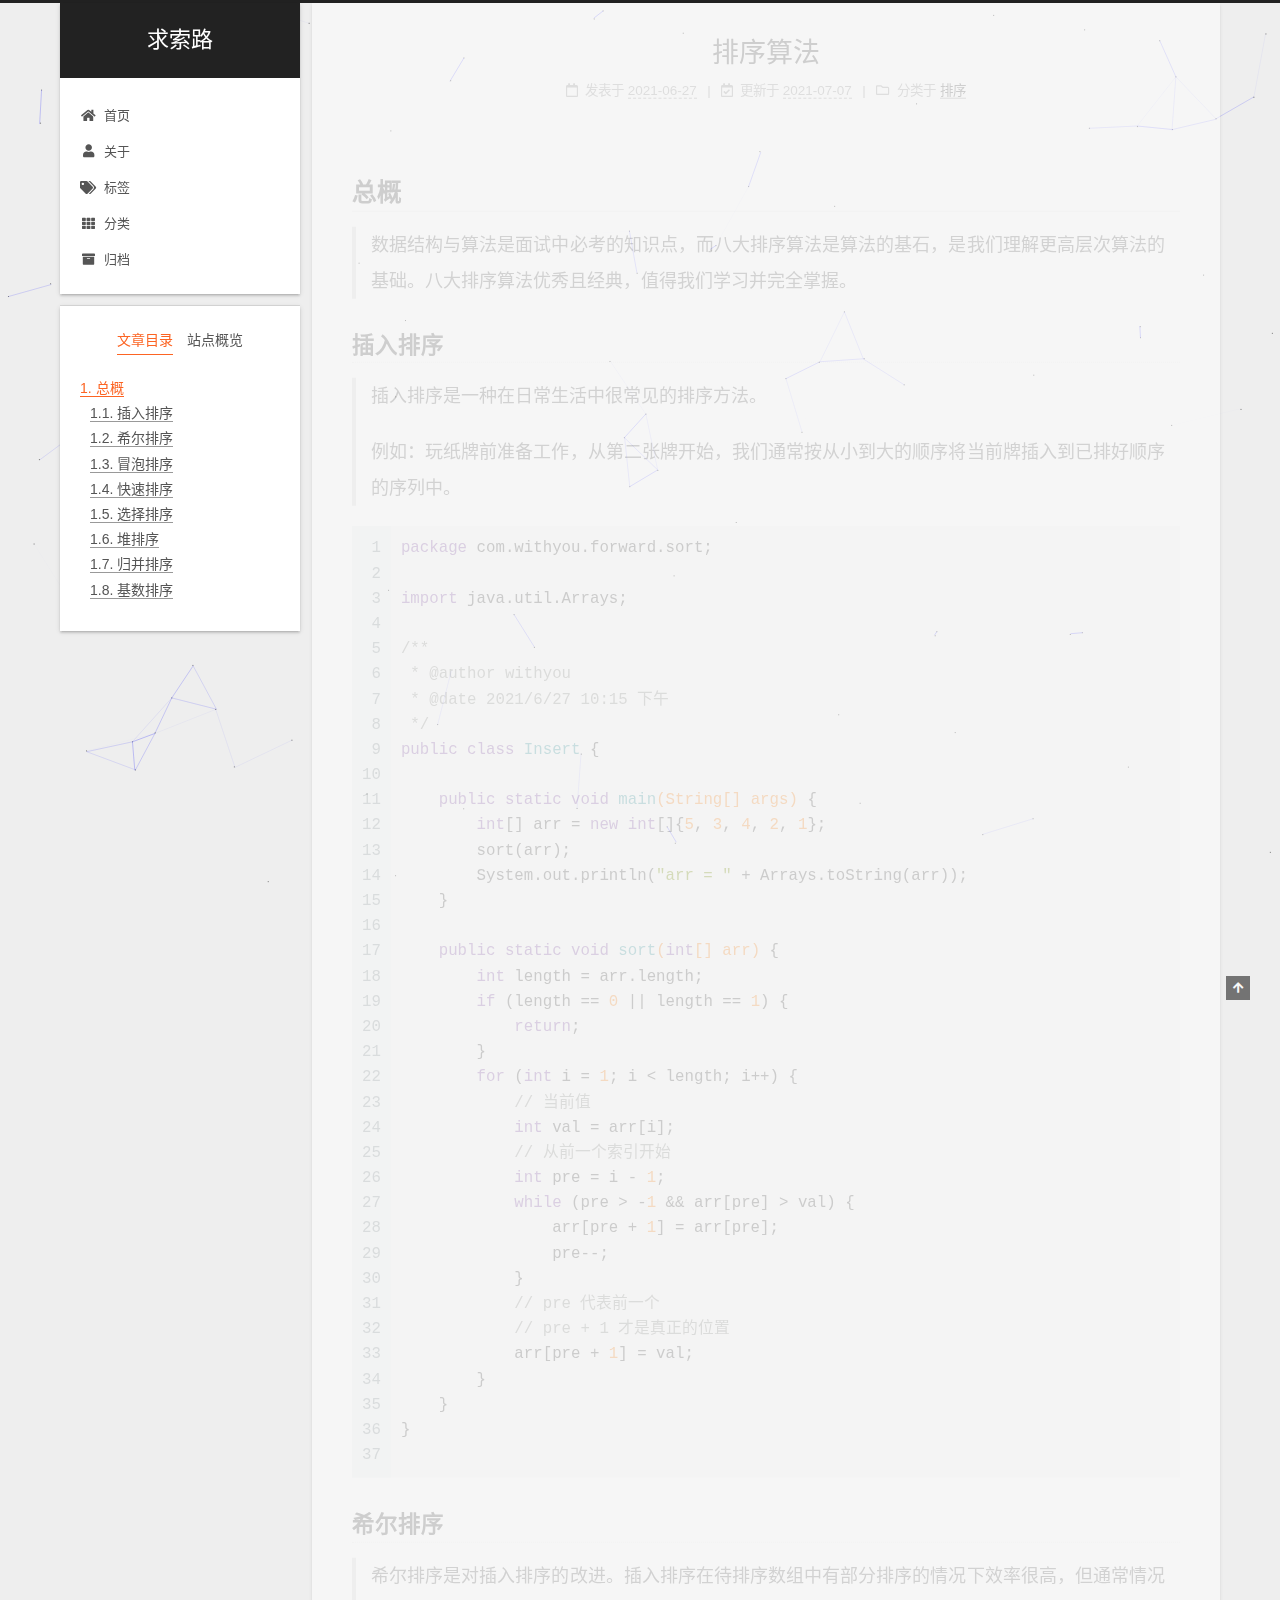
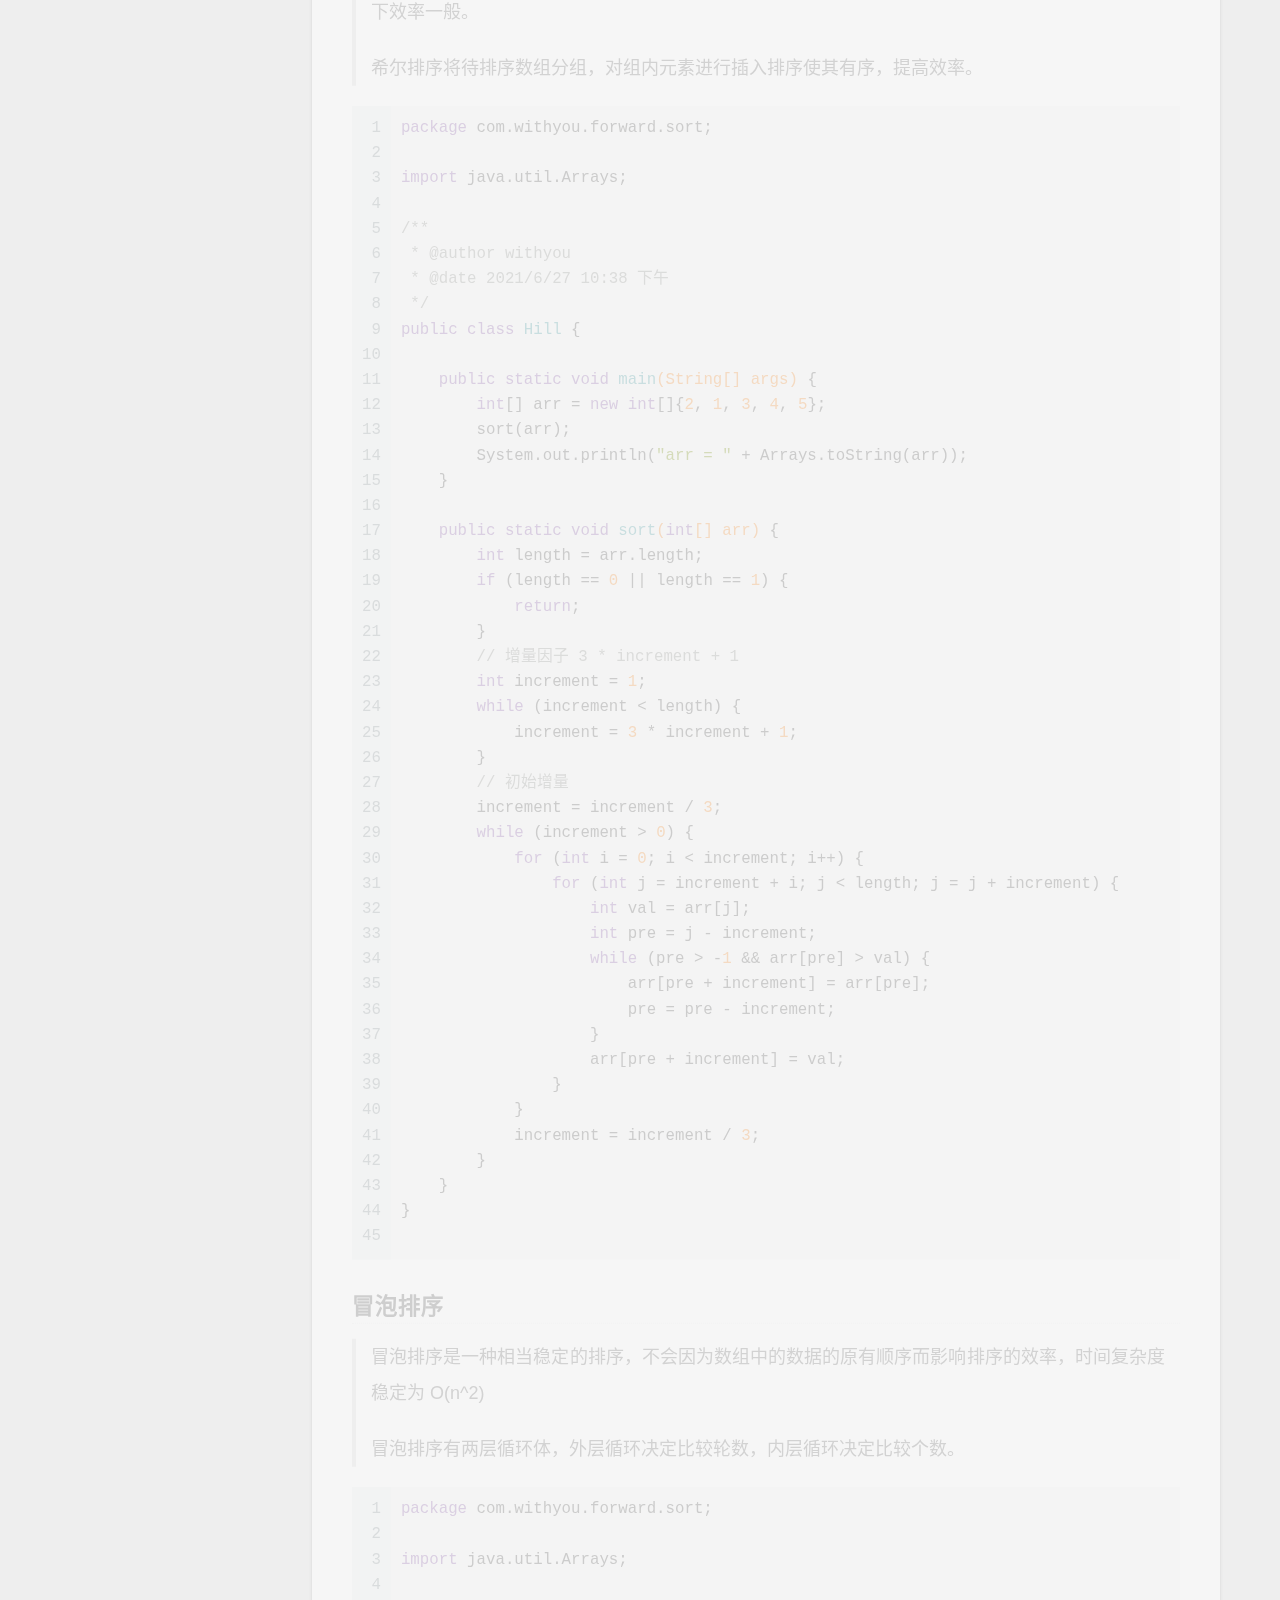
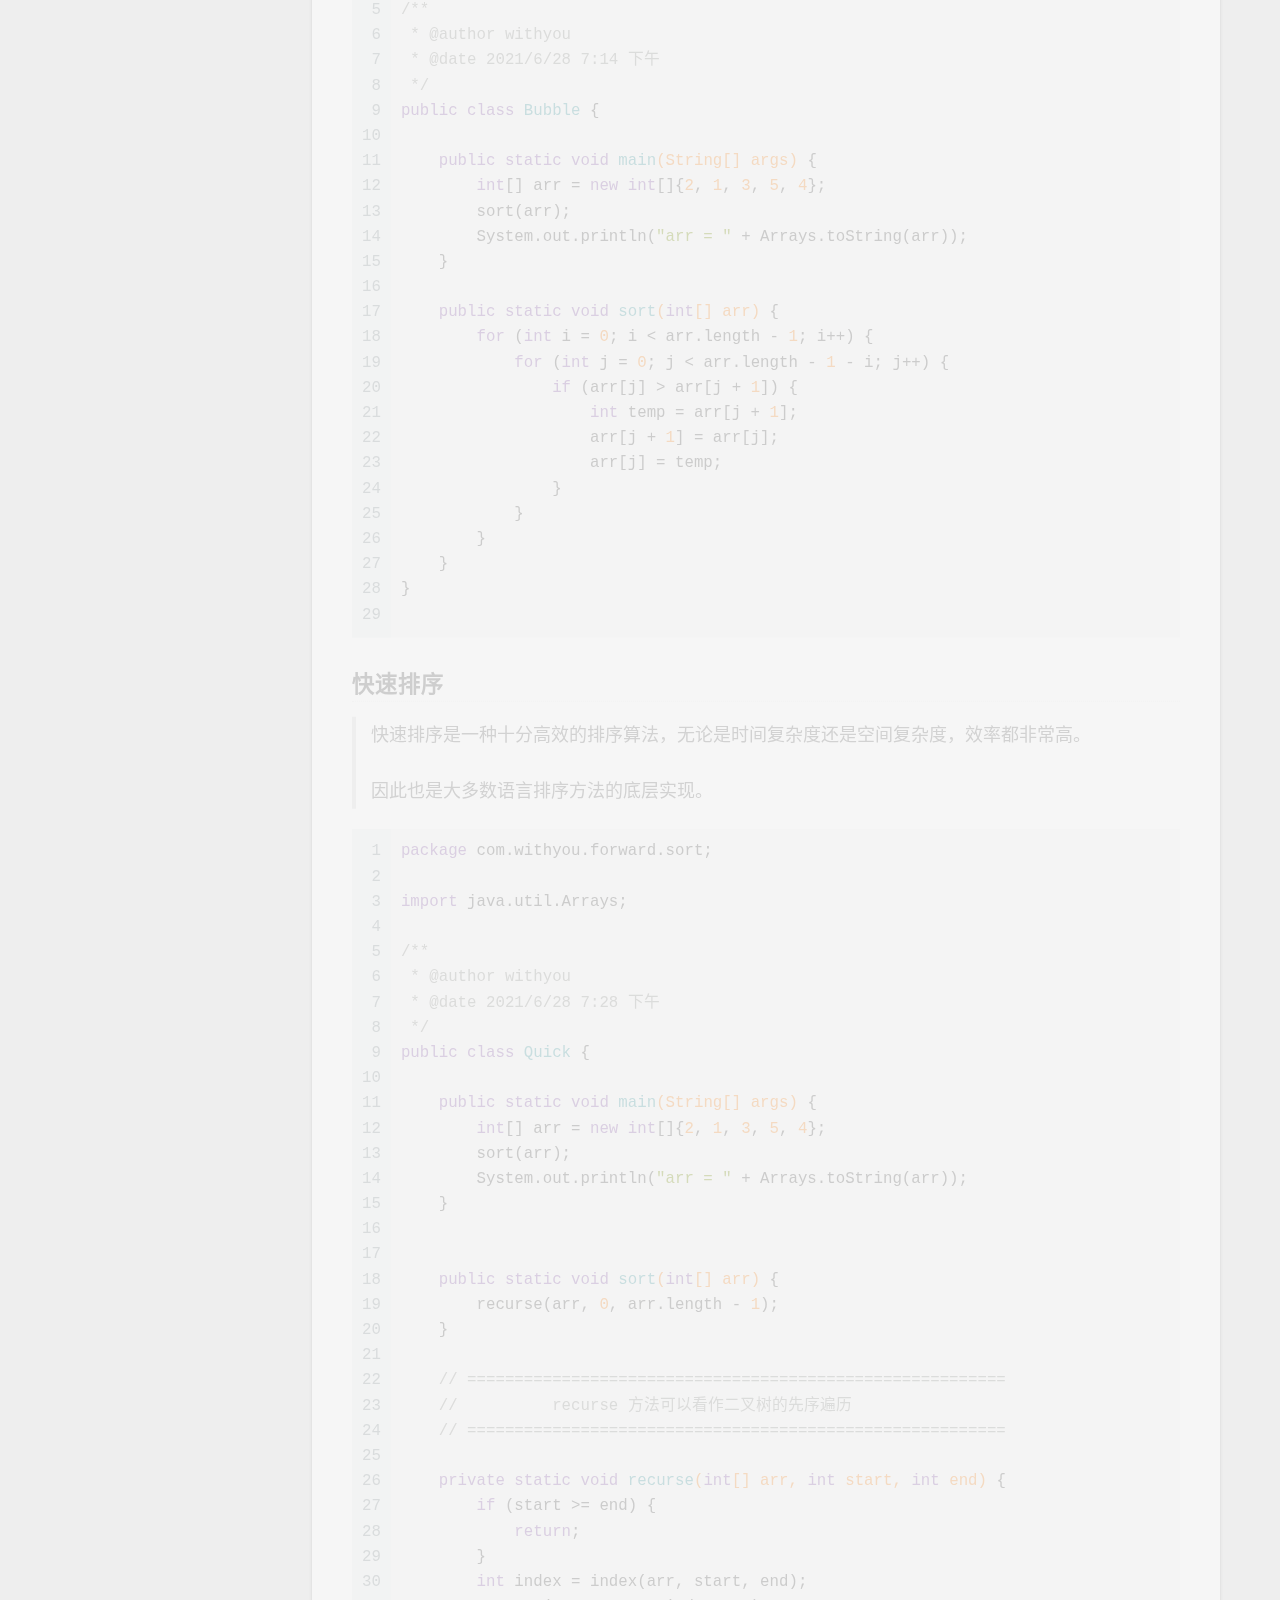
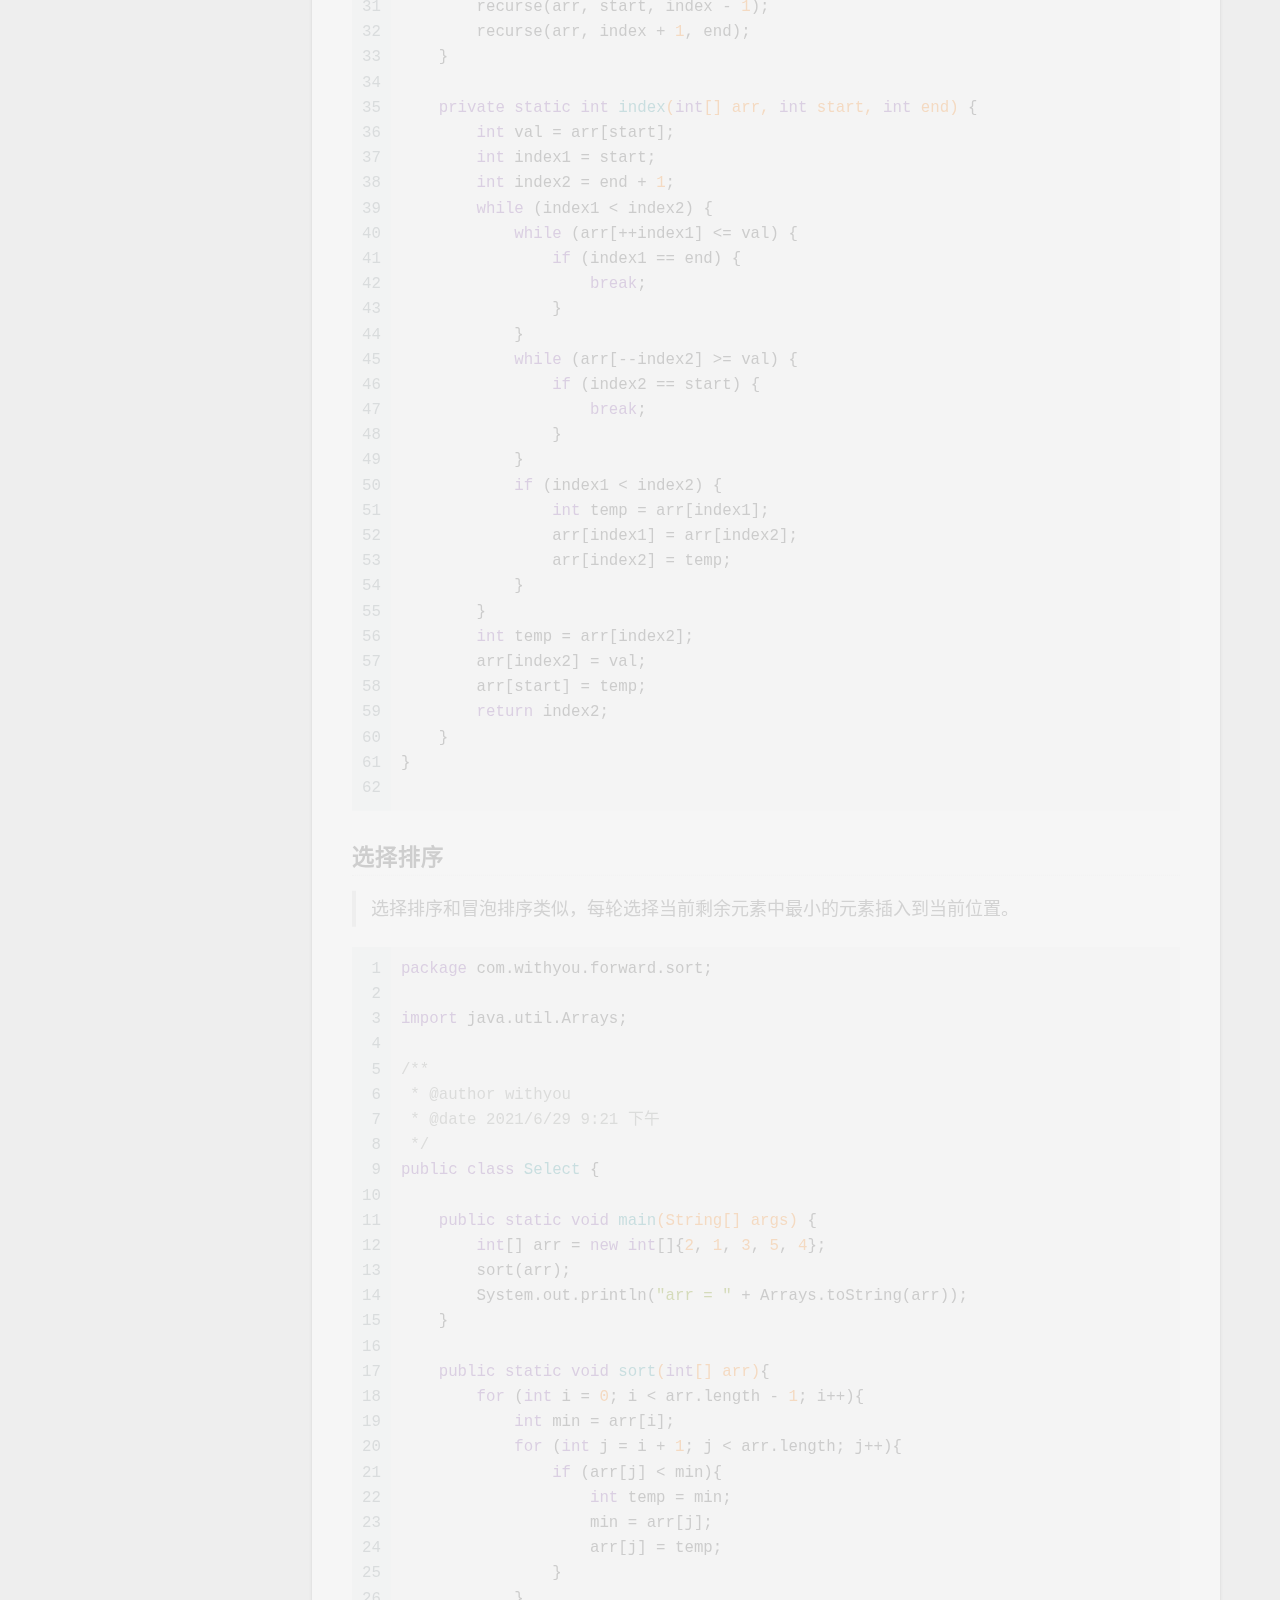
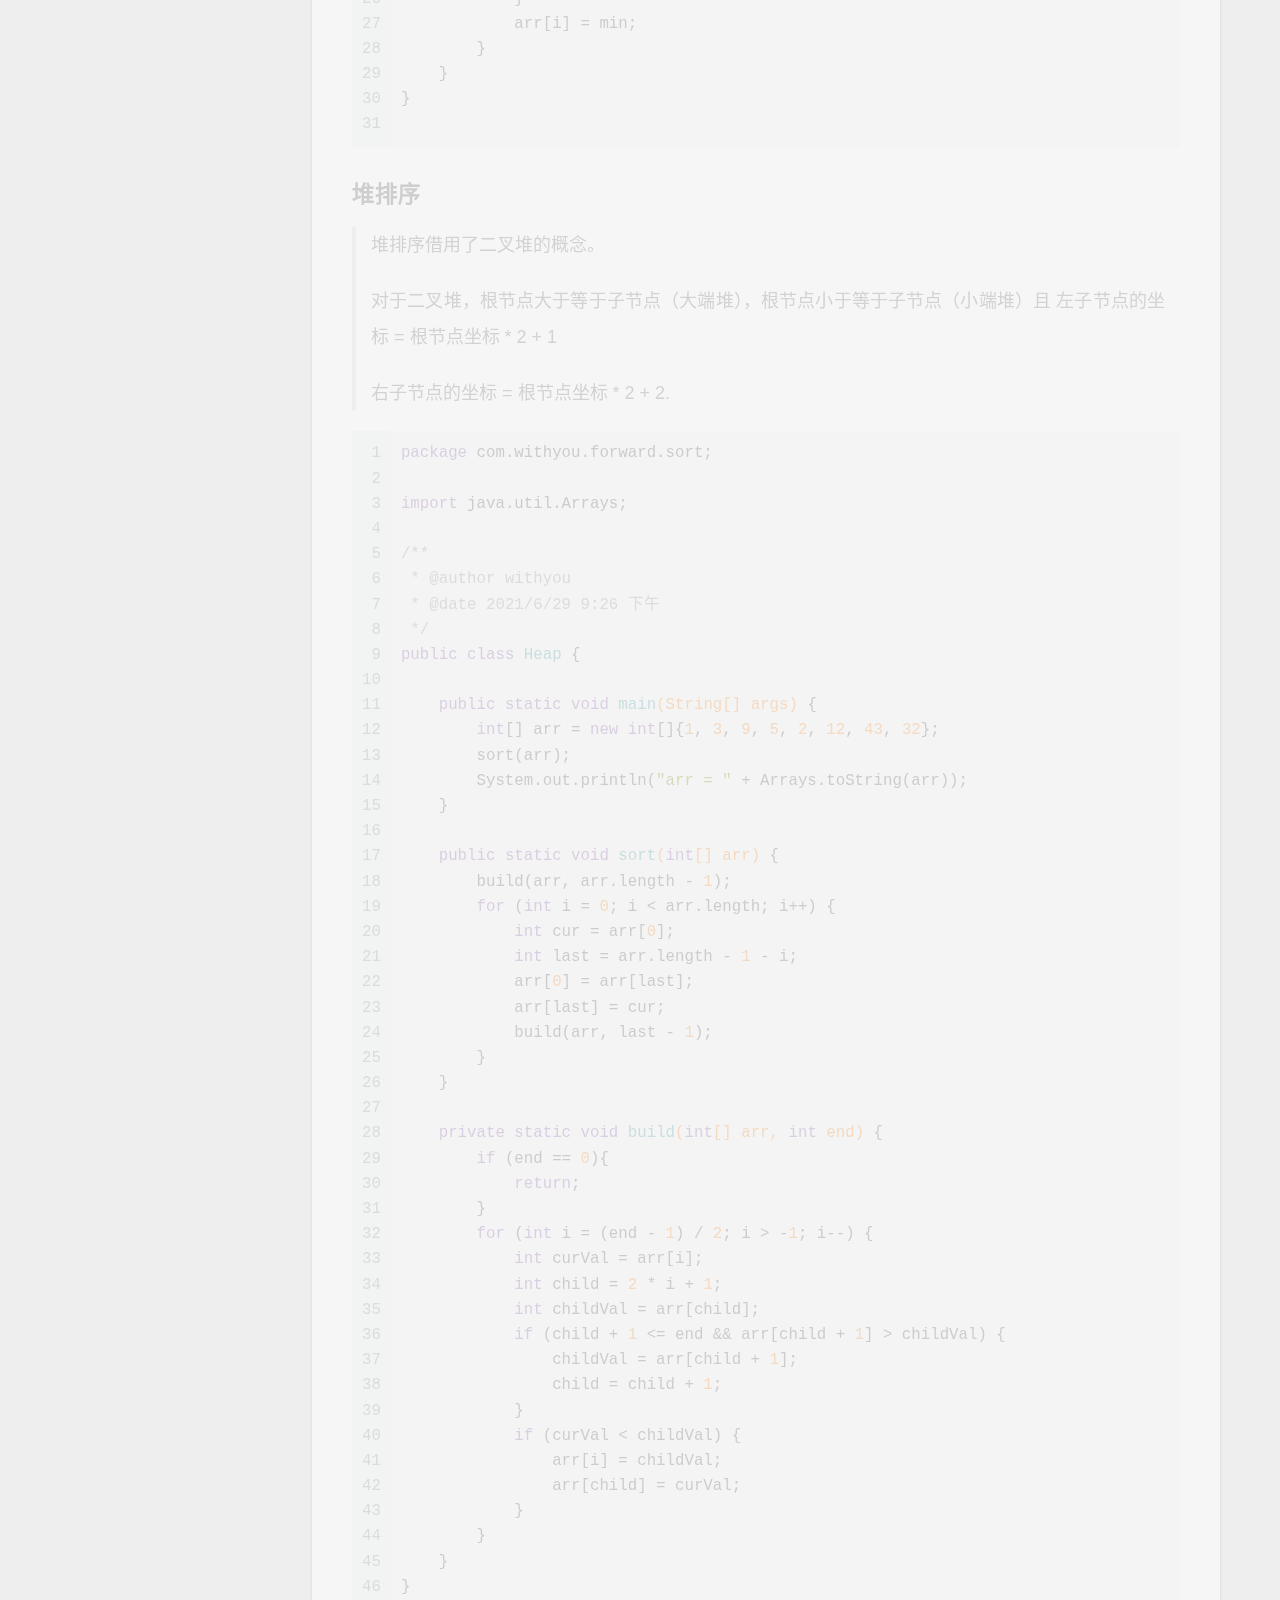
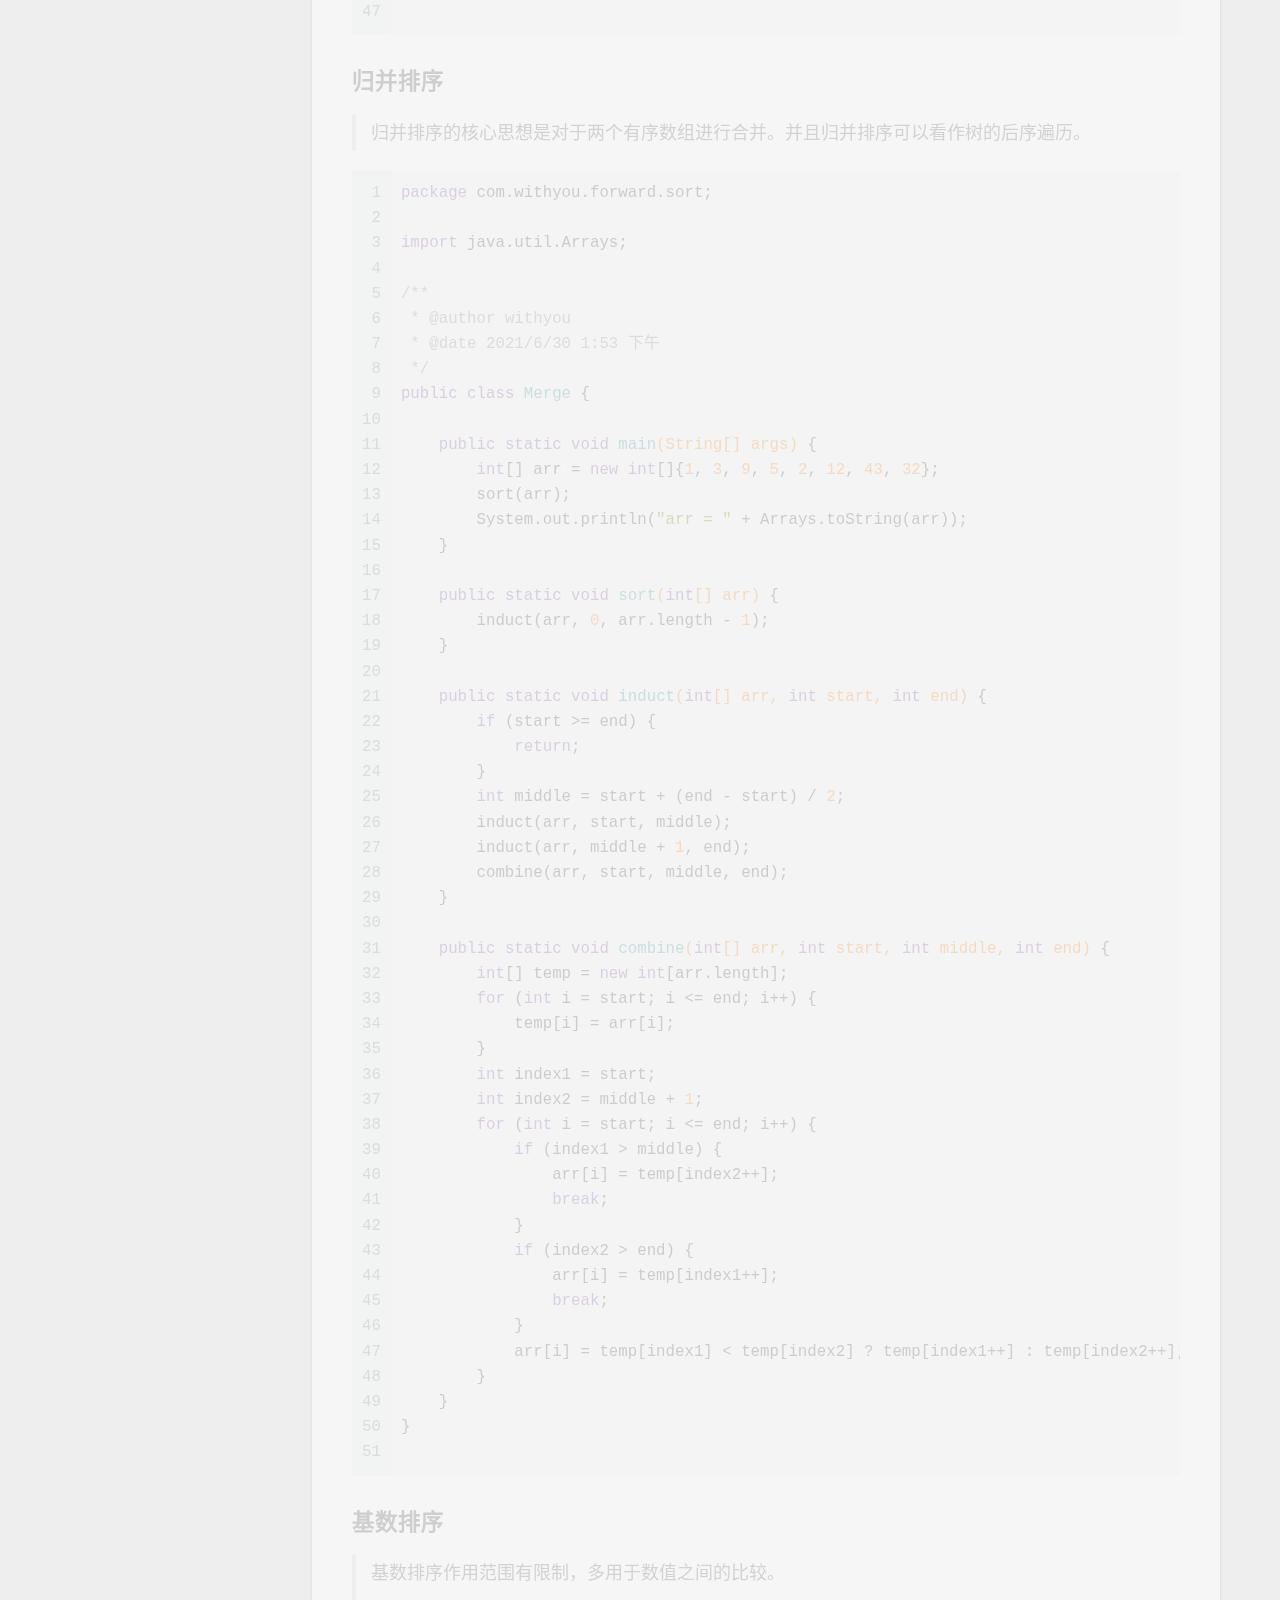
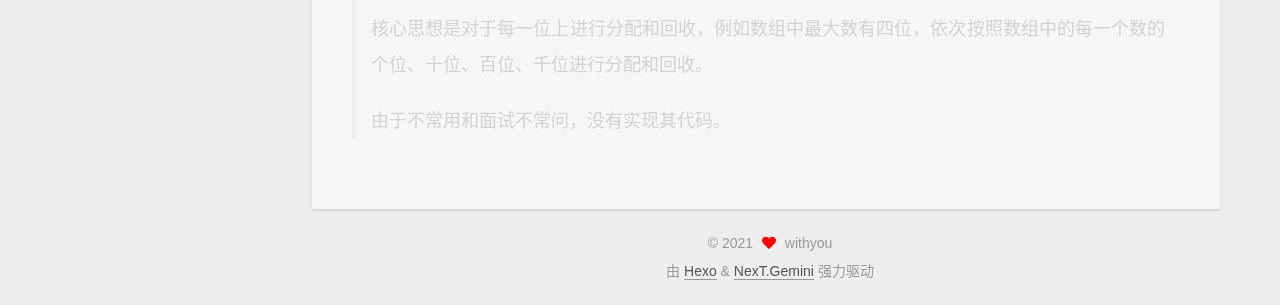
<file: 2021/06/27/排序算法/index.html>
<!DOCTYPE html>
<html lang="zh-CN">
<head>
  <meta charset="UTF-8">
<meta name="viewport" content="width=device-width, initial-scale=1, maximum-scale=2">
<meta name="theme-color" content="#222">
<meta name="generator" content="Hexo 5.4.0">
  <link rel="apple-touch-icon" sizes="180x180" href="/images/apple-touch-icon-next.png">
  <link rel="icon" type="image/png" sizes="32x32" href="/images/favicon.ico">
  <link rel="icon" type="image/png" sizes="16x16" href="/images/favicon-16x16-next.png">
  <link rel="mask-icon" href="/images/logo.svg" color="#222">

<link rel="stylesheet" href="/css/main.css">


<link rel="stylesheet" href="/lib/font-awesome/css/all.min.css">

<script id="hexo-configurations">
    var NexT = window.NexT || {};
    var CONFIG = {"hostname":"example.com","root":"/","scheme":"Gemini","version":"7.8.0","exturl":false,"sidebar":{"position":"left","display":"post","padding":18,"offset":12,"onmobile":false},"copycode":{"enable":false,"show_result":false,"style":null},"back2top":{"enable":true,"sidebar":false,"scrollpercent":false},"bookmark":{"enable":false,"color":"#222","save":"auto"},"fancybox":false,"mediumzoom":false,"lazyload":false,"pangu":false,"comments":{"style":"tabs","active":null,"storage":true,"lazyload":false,"nav":null},"algolia":{"hits":{"per_page":10},"labels":{"input_placeholder":"Search for Posts","hits_empty":"We didn't find any results for the search: ${query}","hits_stats":"${hits} results found in ${time} ms"}},"localsearch":{"enable":false,"trigger":"auto","top_n_per_article":1,"unescape":false,"preload":false},"motion":{"enable":true,"async":false,"transition":{"post_block":"fadeIn","post_header":"slideDownIn","post_body":"slideDownIn","coll_header":"slideLeftIn","sidebar":"slideUpIn"}}};
  </script>

  <meta name="description" content="总概 数据结构与算法是面试中必考的知识点，而八大排序算法是算法的基石，是我们理解更高层次算法的基础。八大排序算法优秀且经典，值得我们学习并完全掌握。  插入排序 插入排序是一种在日常生活中很常见的排序方法。 例如：玩纸牌前准备工作，从第二张牌开始，我们通常按从小到大的顺序将当前牌插入到已排好顺序的序列中。  123456789101112131415161718192021222324252627">
<meta property="og:type" content="article">
<meta property="og:title" content="排序算法">
<meta property="og:url" content="http://example.com/2021/06/27/%E6%8E%92%E5%BA%8F%E7%AE%97%E6%B3%95/index.html">
<meta property="og:site_name" content="求索路">
<meta property="og:description" content="总概 数据结构与算法是面试中必考的知识点，而八大排序算法是算法的基石，是我们理解更高层次算法的基础。八大排序算法优秀且经典，值得我们学习并完全掌握。  插入排序 插入排序是一种在日常生活中很常见的排序方法。 例如：玩纸牌前准备工作，从第二张牌开始，我们通常按从小到大的顺序将当前牌插入到已排好顺序的序列中。  123456789101112131415161718192021222324252627">
<meta property="og:locale" content="zh_CN">
<meta property="article:published_time" content="2021-06-27T13:57:43.000Z">
<meta property="article:modified_time" content="2021-07-07T12:14:16.750Z">
<meta property="article:author" content="withyou">
<meta name="twitter:card" content="summary">

<link rel="canonical" href="http://example.com/2021/06/27/%E6%8E%92%E5%BA%8F%E7%AE%97%E6%B3%95/">


<script id="page-configurations">
  // https://hexo.io/docs/variables.html
  CONFIG.page = {
    sidebar: "",
    isHome : false,
    isPost : true,
    lang   : 'zh-CN'
  };
</script>

  <title>排序算法 | 求索路</title>
  






  <noscript>
  <style>
  .use-motion .brand,
  .use-motion .menu-item,
  .sidebar-inner,
  .use-motion .post-block,
  .use-motion .pagination,
  .use-motion .comments,
  .use-motion .post-header,
  .use-motion .post-body,
  .use-motion .collection-header { opacity: initial; }

  .use-motion .site-title,
  .use-motion .site-subtitle {
    opacity: initial;
    top: initial;
  }

  .use-motion .logo-line-before i { left: initial; }
  .use-motion .logo-line-after i { right: initial; }
  </style>
</noscript>

</head>

<body itemscope itemtype="http://schema.org/WebPage">
  <div class="container use-motion">
    <div class="headband"></div>

    <header class="header" itemscope itemtype="http://schema.org/WPHeader">
      <div class="header-inner"><div class="site-brand-container">
  <div class="site-nav-toggle">
    <div class="toggle" aria-label="切换导航栏">
      <span class="toggle-line toggle-line-first"></span>
      <span class="toggle-line toggle-line-middle"></span>
      <span class="toggle-line toggle-line-last"></span>
    </div>
  </div>

  <div class="site-meta">

    <a href="/" class="brand" rel="start">
      <span class="logo-line-before"><i></i></span>
      <h1 class="site-title">求索路</h1>
      <span class="logo-line-after"><i></i></span>
    </a>
  </div>

  <div class="site-nav-right">
    <div class="toggle popup-trigger">
    </div>
  </div>
</div>




<nav class="site-nav">
  <ul id="menu" class="main-menu menu">
        <li class="menu-item menu-item-home">

    <a href="/" rel="section"><i class="fa fa-home fa-fw"></i>首页</a>

  </li>
        <li class="menu-item menu-item-about">

    <a href="/about/" rel="section"><i class="fa fa-user fa-fw"></i>关于</a>

  </li>
        <li class="menu-item menu-item-tags">

    <a href="/tags/" rel="section"><i class="fa fa-tags fa-fw"></i>标签</a>

  </li>
        <li class="menu-item menu-item-categories">

    <a href="/categories/" rel="section"><i class="fa fa-th fa-fw"></i>分类</a>

  </li>
        <li class="menu-item menu-item-archives">

    <a href="/archives/" rel="section"><i class="fa fa-archive fa-fw"></i>归档</a>

  </li>
  </ul>
</nav>




</div>
    </header>

    
  <div class="back-to-top">
    <i class="fa fa-arrow-up"></i>
    <span>0%</span>
  </div>


    <main class="main">
      <div class="main-inner">
        <div class="content-wrap">
          

          <div class="content post posts-expand">
            

    
  
  
  <article itemscope itemtype="http://schema.org/Article" class="post-block" lang="zh-CN">
    <link itemprop="mainEntityOfPage" href="http://example.com/2021/06/27/%E6%8E%92%E5%BA%8F%E7%AE%97%E6%B3%95/">

    <span hidden itemprop="author" itemscope itemtype="http://schema.org/Person">
      <meta itemprop="image" content="/images/avatar.gif">
      <meta itemprop="name" content="withyou">
      <meta itemprop="description" content="我们一路奋斗 不是为了改变世界 而是为了不让世界改变我们">
    </span>

    <span hidden itemprop="publisher" itemscope itemtype="http://schema.org/Organization">
      <meta itemprop="name" content="求索路">
    </span>
      <header class="post-header">
        <h1 class="post-title" itemprop="name headline">
          排序算法
        </h1>

        <div class="post-meta">
            <span class="post-meta-item">
              <span class="post-meta-item-icon">
                <i class="far fa-calendar"></i>
              </span>
              <span class="post-meta-item-text">发表于</span>

              <time title="创建时间：2021-06-27 21:57:43" itemprop="dateCreated datePublished" datetime="2021-06-27T21:57:43+08:00">2021-06-27</time>
            </span>
              <span class="post-meta-item">
                <span class="post-meta-item-icon">
                  <i class="far fa-calendar-check"></i>
                </span>
                <span class="post-meta-item-text">更新于</span>
                <time title="修改时间：2021-07-07 20:14:16" itemprop="dateModified" datetime="2021-07-07T20:14:16+08:00">2021-07-07</time>
              </span>
            <span class="post-meta-item">
              <span class="post-meta-item-icon">
                <i class="far fa-folder"></i>
              </span>
              <span class="post-meta-item-text">分类于</span>
                <span itemprop="about" itemscope itemtype="http://schema.org/Thing">
                  <a href="/categories/%E6%8E%92%E5%BA%8F/" itemprop="url" rel="index"><span itemprop="name">排序</span></a>
                </span>
            </span>

          

        </div>
      </header>

    
    
    
    <div class="post-body" itemprop="articleBody">

      
        <h2 id="总概"><a href="#总概" class="headerlink" title="总概"></a>总概</h2><blockquote>
<p>数据结构与算法是面试中必考的知识点，而八大排序算法是算法的基石，是我们理解更高层次算法的基础。八大排序算法优秀且经典，值得我们学习并完全掌握。</p>
</blockquote>
<h3 id="插入排序"><a href="#插入排序" class="headerlink" title="插入排序"></a>插入排序</h3><blockquote>
<p>插入排序是一种在日常生活中很常见的排序方法。</p>
<p>例如：玩纸牌前准备工作，从第二张牌开始，我们通常按从小到大的顺序将当前牌插入到已排好顺序的序列中。</p>
</blockquote>
<figure class="highlight java"><table><tr><td class="gutter"><pre><span class="line">1</span><br><span class="line">2</span><br><span class="line">3</span><br><span class="line">4</span><br><span class="line">5</span><br><span class="line">6</span><br><span class="line">7</span><br><span class="line">8</span><br><span class="line">9</span><br><span class="line">10</span><br><span class="line">11</span><br><span class="line">12</span><br><span class="line">13</span><br><span class="line">14</span><br><span class="line">15</span><br><span class="line">16</span><br><span class="line">17</span><br><span class="line">18</span><br><span class="line">19</span><br><span class="line">20</span><br><span class="line">21</span><br><span class="line">22</span><br><span class="line">23</span><br><span class="line">24</span><br><span class="line">25</span><br><span class="line">26</span><br><span class="line">27</span><br><span class="line">28</span><br><span class="line">29</span><br><span class="line">30</span><br><span class="line">31</span><br><span class="line">32</span><br><span class="line">33</span><br><span class="line">34</span><br><span class="line">35</span><br><span class="line">36</span><br><span class="line">37</span><br></pre></td><td class="code"><pre><span class="line"><span class="keyword">package</span> com.withyou.forward.sort;</span><br><span class="line"></span><br><span class="line"><span class="keyword">import</span> java.util.Arrays;</span><br><span class="line"></span><br><span class="line"><span class="comment">/**</span></span><br><span class="line"><span class="comment"> * <span class="doctag">@author</span> withyou</span></span><br><span class="line"><span class="comment"> * <span class="doctag">@date</span> 2021/6/27 10:15 下午</span></span><br><span class="line"><span class="comment"> */</span></span><br><span class="line"><span class="keyword">public</span> <span class="class"><span class="keyword">class</span> <span class="title">Insert</span> </span>&#123;</span><br><span class="line"></span><br><span class="line">    <span class="function"><span class="keyword">public</span> <span class="keyword">static</span> <span class="keyword">void</span> <span class="title">main</span><span class="params">(String[] args)</span> </span>&#123;</span><br><span class="line">        <span class="keyword">int</span>[] arr = <span class="keyword">new</span> <span class="keyword">int</span>[]&#123;<span class="number">5</span>, <span class="number">3</span>, <span class="number">4</span>, <span class="number">2</span>, <span class="number">1</span>&#125;;</span><br><span class="line">        sort(arr);</span><br><span class="line">        System.out.println(<span class="string">&quot;arr = &quot;</span> + Arrays.toString(arr));</span><br><span class="line">    &#125;</span><br><span class="line"></span><br><span class="line">    <span class="function"><span class="keyword">public</span> <span class="keyword">static</span> <span class="keyword">void</span> <span class="title">sort</span><span class="params">(<span class="keyword">int</span>[] arr)</span> </span>&#123;</span><br><span class="line">        <span class="keyword">int</span> length = arr.length;</span><br><span class="line">        <span class="keyword">if</span> (length == <span class="number">0</span> || length == <span class="number">1</span>) &#123;</span><br><span class="line">            <span class="keyword">return</span>;</span><br><span class="line">        &#125;</span><br><span class="line">        <span class="keyword">for</span> (<span class="keyword">int</span> i = <span class="number">1</span>; i &lt; length; i++) &#123;</span><br><span class="line">            <span class="comment">// 当前值</span></span><br><span class="line">            <span class="keyword">int</span> val = arr[i];</span><br><span class="line">            <span class="comment">// 从前一个索引开始</span></span><br><span class="line">            <span class="keyword">int</span> pre = i - <span class="number">1</span>;</span><br><span class="line">            <span class="keyword">while</span> (pre &gt; -<span class="number">1</span> &amp;&amp; arr[pre] &gt; val) &#123;</span><br><span class="line">                arr[pre + <span class="number">1</span>] = arr[pre];</span><br><span class="line">                pre--;</span><br><span class="line">            &#125;</span><br><span class="line">            <span class="comment">// pre 代表前一个</span></span><br><span class="line">            <span class="comment">// pre + 1 才是真正的位置</span></span><br><span class="line">            arr[pre + <span class="number">1</span>] = val;</span><br><span class="line">        &#125;</span><br><span class="line">    &#125;</span><br><span class="line">&#125;</span><br><span class="line"></span><br></pre></td></tr></table></figure>

<h3 id="希尔排序"><a href="#希尔排序" class="headerlink" title="希尔排序"></a>希尔排序</h3><blockquote>
<p>希尔排序是对插入排序的改进。插入排序在待排序数组中有部分排序的情况下效率很高，但通常情况下效率一般。</p>
<p>希尔排序将待排序数组分组，对组内元素进行插入排序使其有序，提高效率。</p>
</blockquote>
<figure class="highlight java"><table><tr><td class="gutter"><pre><span class="line">1</span><br><span class="line">2</span><br><span class="line">3</span><br><span class="line">4</span><br><span class="line">5</span><br><span class="line">6</span><br><span class="line">7</span><br><span class="line">8</span><br><span class="line">9</span><br><span class="line">10</span><br><span class="line">11</span><br><span class="line">12</span><br><span class="line">13</span><br><span class="line">14</span><br><span class="line">15</span><br><span class="line">16</span><br><span class="line">17</span><br><span class="line">18</span><br><span class="line">19</span><br><span class="line">20</span><br><span class="line">21</span><br><span class="line">22</span><br><span class="line">23</span><br><span class="line">24</span><br><span class="line">25</span><br><span class="line">26</span><br><span class="line">27</span><br><span class="line">28</span><br><span class="line">29</span><br><span class="line">30</span><br><span class="line">31</span><br><span class="line">32</span><br><span class="line">33</span><br><span class="line">34</span><br><span class="line">35</span><br><span class="line">36</span><br><span class="line">37</span><br><span class="line">38</span><br><span class="line">39</span><br><span class="line">40</span><br><span class="line">41</span><br><span class="line">42</span><br><span class="line">43</span><br><span class="line">44</span><br><span class="line">45</span><br></pre></td><td class="code"><pre><span class="line"><span class="keyword">package</span> com.withyou.forward.sort;</span><br><span class="line"></span><br><span class="line"><span class="keyword">import</span> java.util.Arrays;</span><br><span class="line"></span><br><span class="line"><span class="comment">/**</span></span><br><span class="line"><span class="comment"> * <span class="doctag">@author</span> withyou</span></span><br><span class="line"><span class="comment"> * <span class="doctag">@date</span> 2021/6/27 10:38 下午</span></span><br><span class="line"><span class="comment"> */</span></span><br><span class="line"><span class="keyword">public</span> <span class="class"><span class="keyword">class</span> <span class="title">Hill</span> </span>&#123;</span><br><span class="line"></span><br><span class="line">    <span class="function"><span class="keyword">public</span> <span class="keyword">static</span> <span class="keyword">void</span> <span class="title">main</span><span class="params">(String[] args)</span> </span>&#123;</span><br><span class="line">        <span class="keyword">int</span>[] arr = <span class="keyword">new</span> <span class="keyword">int</span>[]&#123;<span class="number">2</span>, <span class="number">1</span>, <span class="number">3</span>, <span class="number">4</span>, <span class="number">5</span>&#125;;</span><br><span class="line">        sort(arr);</span><br><span class="line">        System.out.println(<span class="string">&quot;arr = &quot;</span> + Arrays.toString(arr));</span><br><span class="line">    &#125;</span><br><span class="line"></span><br><span class="line">    <span class="function"><span class="keyword">public</span> <span class="keyword">static</span> <span class="keyword">void</span> <span class="title">sort</span><span class="params">(<span class="keyword">int</span>[] arr)</span> </span>&#123;</span><br><span class="line">        <span class="keyword">int</span> length = arr.length;</span><br><span class="line">        <span class="keyword">if</span> (length == <span class="number">0</span> || length == <span class="number">1</span>) &#123;</span><br><span class="line">            <span class="keyword">return</span>;</span><br><span class="line">        &#125;</span><br><span class="line">        <span class="comment">// 增量因子 3 * increment + 1</span></span><br><span class="line">        <span class="keyword">int</span> increment = <span class="number">1</span>;</span><br><span class="line">        <span class="keyword">while</span> (increment &lt; length) &#123;</span><br><span class="line">            increment = <span class="number">3</span> * increment + <span class="number">1</span>;</span><br><span class="line">        &#125;</span><br><span class="line">        <span class="comment">// 初始增量</span></span><br><span class="line">        increment = increment / <span class="number">3</span>;</span><br><span class="line">        <span class="keyword">while</span> (increment &gt; <span class="number">0</span>) &#123;</span><br><span class="line">            <span class="keyword">for</span> (<span class="keyword">int</span> i = <span class="number">0</span>; i &lt; increment; i++) &#123;</span><br><span class="line">                <span class="keyword">for</span> (<span class="keyword">int</span> j = increment + i; j &lt; length; j = j + increment) &#123;</span><br><span class="line">                    <span class="keyword">int</span> val = arr[j];</span><br><span class="line">                    <span class="keyword">int</span> pre = j - increment;</span><br><span class="line">                    <span class="keyword">while</span> (pre &gt; -<span class="number">1</span> &amp;&amp; arr[pre] &gt; val) &#123;</span><br><span class="line">                        arr[pre + increment] = arr[pre];</span><br><span class="line">                        pre = pre - increment;</span><br><span class="line">                    &#125;</span><br><span class="line">                    arr[pre + increment] = val;</span><br><span class="line">                &#125;</span><br><span class="line">            &#125;</span><br><span class="line">            increment = increment / <span class="number">3</span>;</span><br><span class="line">        &#125;</span><br><span class="line">    &#125;</span><br><span class="line">&#125;</span><br><span class="line"></span><br></pre></td></tr></table></figure>

<h3 id="冒泡排序"><a href="#冒泡排序" class="headerlink" title="冒泡排序"></a>冒泡排序</h3><blockquote>
<p>冒泡排序是一种相当稳定的排序，不会因为数组中的数据的原有顺序而影响排序的效率，时间复杂度稳定为 O(n^2)</p>
<p>冒泡排序有两层循环体，外层循环决定比较轮数，内层循环决定比较个数。</p>
</blockquote>
<figure class="highlight java"><table><tr><td class="gutter"><pre><span class="line">1</span><br><span class="line">2</span><br><span class="line">3</span><br><span class="line">4</span><br><span class="line">5</span><br><span class="line">6</span><br><span class="line">7</span><br><span class="line">8</span><br><span class="line">9</span><br><span class="line">10</span><br><span class="line">11</span><br><span class="line">12</span><br><span class="line">13</span><br><span class="line">14</span><br><span class="line">15</span><br><span class="line">16</span><br><span class="line">17</span><br><span class="line">18</span><br><span class="line">19</span><br><span class="line">20</span><br><span class="line">21</span><br><span class="line">22</span><br><span class="line">23</span><br><span class="line">24</span><br><span class="line">25</span><br><span class="line">26</span><br><span class="line">27</span><br><span class="line">28</span><br><span class="line">29</span><br></pre></td><td class="code"><pre><span class="line"><span class="keyword">package</span> com.withyou.forward.sort;</span><br><span class="line"></span><br><span class="line"><span class="keyword">import</span> java.util.Arrays;</span><br><span class="line"></span><br><span class="line"><span class="comment">/**</span></span><br><span class="line"><span class="comment"> * <span class="doctag">@author</span> withyou</span></span><br><span class="line"><span class="comment"> * <span class="doctag">@date</span> 2021/6/28 7:14 下午</span></span><br><span class="line"><span class="comment"> */</span></span><br><span class="line"><span class="keyword">public</span> <span class="class"><span class="keyword">class</span> <span class="title">Bubble</span> </span>&#123;</span><br><span class="line"></span><br><span class="line">    <span class="function"><span class="keyword">public</span> <span class="keyword">static</span> <span class="keyword">void</span> <span class="title">main</span><span class="params">(String[] args)</span> </span>&#123;</span><br><span class="line">        <span class="keyword">int</span>[] arr = <span class="keyword">new</span> <span class="keyword">int</span>[]&#123;<span class="number">2</span>, <span class="number">1</span>, <span class="number">3</span>, <span class="number">5</span>, <span class="number">4</span>&#125;;</span><br><span class="line">        sort(arr);</span><br><span class="line">        System.out.println(<span class="string">&quot;arr = &quot;</span> + Arrays.toString(arr));</span><br><span class="line">    &#125;</span><br><span class="line"></span><br><span class="line">    <span class="function"><span class="keyword">public</span> <span class="keyword">static</span> <span class="keyword">void</span> <span class="title">sort</span><span class="params">(<span class="keyword">int</span>[] arr)</span> </span>&#123;</span><br><span class="line">        <span class="keyword">for</span> (<span class="keyword">int</span> i = <span class="number">0</span>; i &lt; arr.length - <span class="number">1</span>; i++) &#123;</span><br><span class="line">            <span class="keyword">for</span> (<span class="keyword">int</span> j = <span class="number">0</span>; j &lt; arr.length - <span class="number">1</span> - i; j++) &#123;</span><br><span class="line">                <span class="keyword">if</span> (arr[j] &gt; arr[j + <span class="number">1</span>]) &#123;</span><br><span class="line">                    <span class="keyword">int</span> temp = arr[j + <span class="number">1</span>];</span><br><span class="line">                    arr[j + <span class="number">1</span>] = arr[j];</span><br><span class="line">                    arr[j] = temp;</span><br><span class="line">                &#125;</span><br><span class="line">            &#125;</span><br><span class="line">        &#125;</span><br><span class="line">    &#125;</span><br><span class="line">&#125;</span><br><span class="line"></span><br></pre></td></tr></table></figure>

<h3 id="快速排序"><a href="#快速排序" class="headerlink" title="快速排序"></a>快速排序</h3><blockquote>
<p>快速排序是一种十分高效的排序算法，无论是时间复杂度还是空间复杂度，效率都非常高。</p>
<p>因此也是大多数语言排序方法的底层实现。</p>
</blockquote>
<figure class="highlight java"><table><tr><td class="gutter"><pre><span class="line">1</span><br><span class="line">2</span><br><span class="line">3</span><br><span class="line">4</span><br><span class="line">5</span><br><span class="line">6</span><br><span class="line">7</span><br><span class="line">8</span><br><span class="line">9</span><br><span class="line">10</span><br><span class="line">11</span><br><span class="line">12</span><br><span class="line">13</span><br><span class="line">14</span><br><span class="line">15</span><br><span class="line">16</span><br><span class="line">17</span><br><span class="line">18</span><br><span class="line">19</span><br><span class="line">20</span><br><span class="line">21</span><br><span class="line">22</span><br><span class="line">23</span><br><span class="line">24</span><br><span class="line">25</span><br><span class="line">26</span><br><span class="line">27</span><br><span class="line">28</span><br><span class="line">29</span><br><span class="line">30</span><br><span class="line">31</span><br><span class="line">32</span><br><span class="line">33</span><br><span class="line">34</span><br><span class="line">35</span><br><span class="line">36</span><br><span class="line">37</span><br><span class="line">38</span><br><span class="line">39</span><br><span class="line">40</span><br><span class="line">41</span><br><span class="line">42</span><br><span class="line">43</span><br><span class="line">44</span><br><span class="line">45</span><br><span class="line">46</span><br><span class="line">47</span><br><span class="line">48</span><br><span class="line">49</span><br><span class="line">50</span><br><span class="line">51</span><br><span class="line">52</span><br><span class="line">53</span><br><span class="line">54</span><br><span class="line">55</span><br><span class="line">56</span><br><span class="line">57</span><br><span class="line">58</span><br><span class="line">59</span><br><span class="line">60</span><br><span class="line">61</span><br><span class="line">62</span><br></pre></td><td class="code"><pre><span class="line"><span class="keyword">package</span> com.withyou.forward.sort;</span><br><span class="line"></span><br><span class="line"><span class="keyword">import</span> java.util.Arrays;</span><br><span class="line"></span><br><span class="line"><span class="comment">/**</span></span><br><span class="line"><span class="comment"> * <span class="doctag">@author</span> withyou</span></span><br><span class="line"><span class="comment"> * <span class="doctag">@date</span> 2021/6/28 7:28 下午</span></span><br><span class="line"><span class="comment"> */</span></span><br><span class="line"><span class="keyword">public</span> <span class="class"><span class="keyword">class</span> <span class="title">Quick</span> </span>&#123;</span><br><span class="line"></span><br><span class="line">    <span class="function"><span class="keyword">public</span> <span class="keyword">static</span> <span class="keyword">void</span> <span class="title">main</span><span class="params">(String[] args)</span> </span>&#123;</span><br><span class="line">        <span class="keyword">int</span>[] arr = <span class="keyword">new</span> <span class="keyword">int</span>[]&#123;<span class="number">2</span>, <span class="number">1</span>, <span class="number">3</span>, <span class="number">5</span>, <span class="number">4</span>&#125;;</span><br><span class="line">        sort(arr);</span><br><span class="line">        System.out.println(<span class="string">&quot;arr = &quot;</span> + Arrays.toString(arr));</span><br><span class="line">    &#125;</span><br><span class="line"></span><br><span class="line"></span><br><span class="line">    <span class="function"><span class="keyword">public</span> <span class="keyword">static</span> <span class="keyword">void</span> <span class="title">sort</span><span class="params">(<span class="keyword">int</span>[] arr)</span> </span>&#123;</span><br><span class="line">        recurse(arr, <span class="number">0</span>, arr.length - <span class="number">1</span>);</span><br><span class="line">    &#125;</span><br><span class="line"></span><br><span class="line">    <span class="comment">// =========================================================</span></span><br><span class="line">    <span class="comment">//          recurse 方法可以看作二叉树的先序遍历</span></span><br><span class="line">    <span class="comment">// =========================================================</span></span><br><span class="line"></span><br><span class="line">    <span class="function"><span class="keyword">private</span> <span class="keyword">static</span> <span class="keyword">void</span> <span class="title">recurse</span><span class="params">(<span class="keyword">int</span>[] arr, <span class="keyword">int</span> start, <span class="keyword">int</span> end)</span> </span>&#123;</span><br><span class="line">        <span class="keyword">if</span> (start &gt;= end) &#123;</span><br><span class="line">            <span class="keyword">return</span>;</span><br><span class="line">        &#125;</span><br><span class="line">        <span class="keyword">int</span> index = index(arr, start, end);</span><br><span class="line">        recurse(arr, start, index - <span class="number">1</span>);</span><br><span class="line">        recurse(arr, index + <span class="number">1</span>, end);</span><br><span class="line">    &#125;</span><br><span class="line"></span><br><span class="line">    <span class="function"><span class="keyword">private</span> <span class="keyword">static</span> <span class="keyword">int</span> <span class="title">index</span><span class="params">(<span class="keyword">int</span>[] arr, <span class="keyword">int</span> start, <span class="keyword">int</span> end)</span> </span>&#123;</span><br><span class="line">        <span class="keyword">int</span> val = arr[start];</span><br><span class="line">        <span class="keyword">int</span> index1 = start;</span><br><span class="line">        <span class="keyword">int</span> index2 = end + <span class="number">1</span>;</span><br><span class="line">        <span class="keyword">while</span> (index1 &lt; index2) &#123;</span><br><span class="line">            <span class="keyword">while</span> (arr[++index1] &lt;= val) &#123;</span><br><span class="line">                <span class="keyword">if</span> (index1 == end) &#123;</span><br><span class="line">                    <span class="keyword">break</span>;</span><br><span class="line">                &#125;</span><br><span class="line">            &#125;</span><br><span class="line">            <span class="keyword">while</span> (arr[--index2] &gt;= val) &#123;</span><br><span class="line">                <span class="keyword">if</span> (index2 == start) &#123;</span><br><span class="line">                    <span class="keyword">break</span>;</span><br><span class="line">                &#125;</span><br><span class="line">            &#125;</span><br><span class="line">            <span class="keyword">if</span> (index1 &lt; index2) &#123;</span><br><span class="line">                <span class="keyword">int</span> temp = arr[index1];</span><br><span class="line">                arr[index1] = arr[index2];</span><br><span class="line">                arr[index2] = temp;</span><br><span class="line">            &#125;</span><br><span class="line">        &#125;</span><br><span class="line">        <span class="keyword">int</span> temp = arr[index2];</span><br><span class="line">        arr[index2] = val;</span><br><span class="line">        arr[start] = temp;</span><br><span class="line">        <span class="keyword">return</span> index2;</span><br><span class="line">    &#125;</span><br><span class="line">&#125;</span><br><span class="line"></span><br></pre></td></tr></table></figure>

<h3 id="选择排序"><a href="#选择排序" class="headerlink" title="选择排序"></a>选择排序</h3><blockquote>
<p>选择排序和冒泡排序类似，每轮选择当前剩余元素中最小的元素插入到当前位置。</p>
</blockquote>
<figure class="highlight java"><table><tr><td class="gutter"><pre><span class="line">1</span><br><span class="line">2</span><br><span class="line">3</span><br><span class="line">4</span><br><span class="line">5</span><br><span class="line">6</span><br><span class="line">7</span><br><span class="line">8</span><br><span class="line">9</span><br><span class="line">10</span><br><span class="line">11</span><br><span class="line">12</span><br><span class="line">13</span><br><span class="line">14</span><br><span class="line">15</span><br><span class="line">16</span><br><span class="line">17</span><br><span class="line">18</span><br><span class="line">19</span><br><span class="line">20</span><br><span class="line">21</span><br><span class="line">22</span><br><span class="line">23</span><br><span class="line">24</span><br><span class="line">25</span><br><span class="line">26</span><br><span class="line">27</span><br><span class="line">28</span><br><span class="line">29</span><br><span class="line">30</span><br><span class="line">31</span><br></pre></td><td class="code"><pre><span class="line"><span class="keyword">package</span> com.withyou.forward.sort;</span><br><span class="line"></span><br><span class="line"><span class="keyword">import</span> java.util.Arrays;</span><br><span class="line"></span><br><span class="line"><span class="comment">/**</span></span><br><span class="line"><span class="comment"> * <span class="doctag">@author</span> withyou</span></span><br><span class="line"><span class="comment"> * <span class="doctag">@date</span> 2021/6/29 9:21 下午</span></span><br><span class="line"><span class="comment"> */</span></span><br><span class="line"><span class="keyword">public</span> <span class="class"><span class="keyword">class</span> <span class="title">Select</span> </span>&#123;</span><br><span class="line"></span><br><span class="line">    <span class="function"><span class="keyword">public</span> <span class="keyword">static</span> <span class="keyword">void</span> <span class="title">main</span><span class="params">(String[] args)</span> </span>&#123;</span><br><span class="line">        <span class="keyword">int</span>[] arr = <span class="keyword">new</span> <span class="keyword">int</span>[]&#123;<span class="number">2</span>, <span class="number">1</span>, <span class="number">3</span>, <span class="number">5</span>, <span class="number">4</span>&#125;;</span><br><span class="line">        sort(arr);</span><br><span class="line">        System.out.println(<span class="string">&quot;arr = &quot;</span> + Arrays.toString(arr));</span><br><span class="line">    &#125;</span><br><span class="line"></span><br><span class="line">    <span class="function"><span class="keyword">public</span> <span class="keyword">static</span> <span class="keyword">void</span> <span class="title">sort</span><span class="params">(<span class="keyword">int</span>[] arr)</span></span>&#123;</span><br><span class="line">        <span class="keyword">for</span> (<span class="keyword">int</span> i = <span class="number">0</span>; i &lt; arr.length - <span class="number">1</span>; i++)&#123;</span><br><span class="line">            <span class="keyword">int</span> min = arr[i];</span><br><span class="line">            <span class="keyword">for</span> (<span class="keyword">int</span> j = i + <span class="number">1</span>; j &lt; arr.length; j++)&#123;</span><br><span class="line">                <span class="keyword">if</span> (arr[j] &lt; min)&#123;</span><br><span class="line">                    <span class="keyword">int</span> temp = min;</span><br><span class="line">                    min = arr[j];</span><br><span class="line">                    arr[j] = temp;</span><br><span class="line">                &#125;</span><br><span class="line">            &#125;</span><br><span class="line">            arr[i] = min;</span><br><span class="line">        &#125;</span><br><span class="line">    &#125;</span><br><span class="line">&#125;</span><br><span class="line"></span><br></pre></td></tr></table></figure>

<h3 id="堆排序"><a href="#堆排序" class="headerlink" title="堆排序"></a>堆排序</h3><blockquote>
<p>堆排序借用了二叉堆的概念。</p>
<p>对于二叉堆，根节点大于等于子节点（大端堆），根节点小于等于子节点（小端堆）且 左子节点的坐标 = 根节点坐标 * 2 + 1</p>
<p>右子节点的坐标 = 根节点坐标 * 2 + 2.</p>
</blockquote>
<figure class="highlight java"><table><tr><td class="gutter"><pre><span class="line">1</span><br><span class="line">2</span><br><span class="line">3</span><br><span class="line">4</span><br><span class="line">5</span><br><span class="line">6</span><br><span class="line">7</span><br><span class="line">8</span><br><span class="line">9</span><br><span class="line">10</span><br><span class="line">11</span><br><span class="line">12</span><br><span class="line">13</span><br><span class="line">14</span><br><span class="line">15</span><br><span class="line">16</span><br><span class="line">17</span><br><span class="line">18</span><br><span class="line">19</span><br><span class="line">20</span><br><span class="line">21</span><br><span class="line">22</span><br><span class="line">23</span><br><span class="line">24</span><br><span class="line">25</span><br><span class="line">26</span><br><span class="line">27</span><br><span class="line">28</span><br><span class="line">29</span><br><span class="line">30</span><br><span class="line">31</span><br><span class="line">32</span><br><span class="line">33</span><br><span class="line">34</span><br><span class="line">35</span><br><span class="line">36</span><br><span class="line">37</span><br><span class="line">38</span><br><span class="line">39</span><br><span class="line">40</span><br><span class="line">41</span><br><span class="line">42</span><br><span class="line">43</span><br><span class="line">44</span><br><span class="line">45</span><br><span class="line">46</span><br><span class="line">47</span><br></pre></td><td class="code"><pre><span class="line"><span class="keyword">package</span> com.withyou.forward.sort;</span><br><span class="line"></span><br><span class="line"><span class="keyword">import</span> java.util.Arrays;</span><br><span class="line"></span><br><span class="line"><span class="comment">/**</span></span><br><span class="line"><span class="comment"> * <span class="doctag">@author</span> withyou</span></span><br><span class="line"><span class="comment"> * <span class="doctag">@date</span> 2021/6/29 9:26 下午</span></span><br><span class="line"><span class="comment"> */</span></span><br><span class="line"><span class="keyword">public</span> <span class="class"><span class="keyword">class</span> <span class="title">Heap</span> </span>&#123;</span><br><span class="line"></span><br><span class="line">    <span class="function"><span class="keyword">public</span> <span class="keyword">static</span> <span class="keyword">void</span> <span class="title">main</span><span class="params">(String[] args)</span> </span>&#123;</span><br><span class="line">        <span class="keyword">int</span>[] arr = <span class="keyword">new</span> <span class="keyword">int</span>[]&#123;<span class="number">1</span>, <span class="number">3</span>, <span class="number">9</span>, <span class="number">5</span>, <span class="number">2</span>, <span class="number">12</span>, <span class="number">43</span>, <span class="number">32</span>&#125;;</span><br><span class="line">        sort(arr);</span><br><span class="line">        System.out.println(<span class="string">&quot;arr = &quot;</span> + Arrays.toString(arr));</span><br><span class="line">    &#125;</span><br><span class="line"></span><br><span class="line">    <span class="function"><span class="keyword">public</span> <span class="keyword">static</span> <span class="keyword">void</span> <span class="title">sort</span><span class="params">(<span class="keyword">int</span>[] arr)</span> </span>&#123;</span><br><span class="line">        build(arr, arr.length - <span class="number">1</span>);</span><br><span class="line">        <span class="keyword">for</span> (<span class="keyword">int</span> i = <span class="number">0</span>; i &lt; arr.length; i++) &#123;</span><br><span class="line">            <span class="keyword">int</span> cur = arr[<span class="number">0</span>];</span><br><span class="line">            <span class="keyword">int</span> last = arr.length - <span class="number">1</span> - i;</span><br><span class="line">            arr[<span class="number">0</span>] = arr[last];</span><br><span class="line">            arr[last] = cur;</span><br><span class="line">            build(arr, last - <span class="number">1</span>);</span><br><span class="line">        &#125;</span><br><span class="line">    &#125;</span><br><span class="line"></span><br><span class="line">    <span class="function"><span class="keyword">private</span> <span class="keyword">static</span> <span class="keyword">void</span> <span class="title">build</span><span class="params">(<span class="keyword">int</span>[] arr, <span class="keyword">int</span> end)</span> </span>&#123;</span><br><span class="line">        <span class="keyword">if</span> (end == <span class="number">0</span>)&#123;</span><br><span class="line">            <span class="keyword">return</span>;</span><br><span class="line">        &#125;</span><br><span class="line">        <span class="keyword">for</span> (<span class="keyword">int</span> i = (end - <span class="number">1</span>) / <span class="number">2</span>; i &gt; -<span class="number">1</span>; i--) &#123;</span><br><span class="line">            <span class="keyword">int</span> curVal = arr[i];</span><br><span class="line">            <span class="keyword">int</span> child = <span class="number">2</span> * i + <span class="number">1</span>;</span><br><span class="line">            <span class="keyword">int</span> childVal = arr[child];</span><br><span class="line">            <span class="keyword">if</span> (child + <span class="number">1</span> &lt;= end &amp;&amp; arr[child + <span class="number">1</span>] &gt; childVal) &#123;</span><br><span class="line">                childVal = arr[child + <span class="number">1</span>];</span><br><span class="line">                child = child + <span class="number">1</span>;</span><br><span class="line">            &#125;</span><br><span class="line">            <span class="keyword">if</span> (curVal &lt; childVal) &#123;</span><br><span class="line">                arr[i] = childVal;</span><br><span class="line">                arr[child] = curVal;</span><br><span class="line">            &#125;</span><br><span class="line">        &#125;</span><br><span class="line">    &#125;</span><br><span class="line">&#125;</span><br><span class="line"></span><br></pre></td></tr></table></figure>

<h3 id="归并排序"><a href="#归并排序" class="headerlink" title="归并排序"></a>归并排序</h3><blockquote>
<p>归并排序的核心思想是对于两个有序数组进行合并。并且归并排序可以看作树的后序遍历。</p>
</blockquote>
<figure class="highlight java"><table><tr><td class="gutter"><pre><span class="line">1</span><br><span class="line">2</span><br><span class="line">3</span><br><span class="line">4</span><br><span class="line">5</span><br><span class="line">6</span><br><span class="line">7</span><br><span class="line">8</span><br><span class="line">9</span><br><span class="line">10</span><br><span class="line">11</span><br><span class="line">12</span><br><span class="line">13</span><br><span class="line">14</span><br><span class="line">15</span><br><span class="line">16</span><br><span class="line">17</span><br><span class="line">18</span><br><span class="line">19</span><br><span class="line">20</span><br><span class="line">21</span><br><span class="line">22</span><br><span class="line">23</span><br><span class="line">24</span><br><span class="line">25</span><br><span class="line">26</span><br><span class="line">27</span><br><span class="line">28</span><br><span class="line">29</span><br><span class="line">30</span><br><span class="line">31</span><br><span class="line">32</span><br><span class="line">33</span><br><span class="line">34</span><br><span class="line">35</span><br><span class="line">36</span><br><span class="line">37</span><br><span class="line">38</span><br><span class="line">39</span><br><span class="line">40</span><br><span class="line">41</span><br><span class="line">42</span><br><span class="line">43</span><br><span class="line">44</span><br><span class="line">45</span><br><span class="line">46</span><br><span class="line">47</span><br><span class="line">48</span><br><span class="line">49</span><br><span class="line">50</span><br><span class="line">51</span><br></pre></td><td class="code"><pre><span class="line"><span class="keyword">package</span> com.withyou.forward.sort;</span><br><span class="line"></span><br><span class="line"><span class="keyword">import</span> java.util.Arrays;</span><br><span class="line"></span><br><span class="line"><span class="comment">/**</span></span><br><span class="line"><span class="comment"> * <span class="doctag">@author</span> withyou</span></span><br><span class="line"><span class="comment"> * <span class="doctag">@date</span> 2021/6/30 1:53 下午</span></span><br><span class="line"><span class="comment"> */</span></span><br><span class="line"><span class="keyword">public</span> <span class="class"><span class="keyword">class</span> <span class="title">Merge</span> </span>&#123;</span><br><span class="line"></span><br><span class="line">    <span class="function"><span class="keyword">public</span> <span class="keyword">static</span> <span class="keyword">void</span> <span class="title">main</span><span class="params">(String[] args)</span> </span>&#123;</span><br><span class="line">        <span class="keyword">int</span>[] arr = <span class="keyword">new</span> <span class="keyword">int</span>[]&#123;<span class="number">1</span>, <span class="number">3</span>, <span class="number">9</span>, <span class="number">5</span>, <span class="number">2</span>, <span class="number">12</span>, <span class="number">43</span>, <span class="number">32</span>&#125;;</span><br><span class="line">        sort(arr);</span><br><span class="line">        System.out.println(<span class="string">&quot;arr = &quot;</span> + Arrays.toString(arr));</span><br><span class="line">    &#125;</span><br><span class="line"></span><br><span class="line">    <span class="function"><span class="keyword">public</span> <span class="keyword">static</span> <span class="keyword">void</span> <span class="title">sort</span><span class="params">(<span class="keyword">int</span>[] arr)</span> </span>&#123;</span><br><span class="line">        induct(arr, <span class="number">0</span>, arr.length - <span class="number">1</span>);</span><br><span class="line">    &#125;</span><br><span class="line"></span><br><span class="line">    <span class="function"><span class="keyword">public</span> <span class="keyword">static</span> <span class="keyword">void</span> <span class="title">induct</span><span class="params">(<span class="keyword">int</span>[] arr, <span class="keyword">int</span> start, <span class="keyword">int</span> end)</span> </span>&#123;</span><br><span class="line">        <span class="keyword">if</span> (start &gt;= end) &#123;</span><br><span class="line">            <span class="keyword">return</span>;</span><br><span class="line">        &#125;</span><br><span class="line">        <span class="keyword">int</span> middle = start + (end - start) / <span class="number">2</span>;</span><br><span class="line">        induct(arr, start, middle);</span><br><span class="line">        induct(arr, middle + <span class="number">1</span>, end);</span><br><span class="line">        combine(arr, start, middle, end);</span><br><span class="line">    &#125;</span><br><span class="line"></span><br><span class="line">    <span class="function"><span class="keyword">public</span> <span class="keyword">static</span> <span class="keyword">void</span> <span class="title">combine</span><span class="params">(<span class="keyword">int</span>[] arr, <span class="keyword">int</span> start, <span class="keyword">int</span> middle, <span class="keyword">int</span> end)</span> </span>&#123;</span><br><span class="line">        <span class="keyword">int</span>[] temp = <span class="keyword">new</span> <span class="keyword">int</span>[arr.length];</span><br><span class="line">        <span class="keyword">for</span> (<span class="keyword">int</span> i = start; i &lt;= end; i++) &#123;</span><br><span class="line">            temp[i] = arr[i];</span><br><span class="line">        &#125;</span><br><span class="line">        <span class="keyword">int</span> index1 = start;</span><br><span class="line">        <span class="keyword">int</span> index2 = middle + <span class="number">1</span>;</span><br><span class="line">        <span class="keyword">for</span> (<span class="keyword">int</span> i = start; i &lt;= end; i++) &#123;</span><br><span class="line">            <span class="keyword">if</span> (index1 &gt; middle) &#123;</span><br><span class="line">                arr[i] = temp[index2++];</span><br><span class="line">                <span class="keyword">break</span>;</span><br><span class="line">            &#125;</span><br><span class="line">            <span class="keyword">if</span> (index2 &gt; end) &#123;</span><br><span class="line">                arr[i] = temp[index1++];</span><br><span class="line">                <span class="keyword">break</span>;</span><br><span class="line">            &#125;</span><br><span class="line">            arr[i] = temp[index1] &lt; temp[index2] ? temp[index1++] : temp[index2++];</span><br><span class="line">        &#125;</span><br><span class="line">    &#125;</span><br><span class="line">&#125;</span><br><span class="line"></span><br></pre></td></tr></table></figure>

<h3 id="基数排序"><a href="#基数排序" class="headerlink" title="基数排序"></a>基数排序</h3><blockquote>
<p>基数排序作用范围有限制，多用于数值之间的比较。</p>
<p>核心思想是对于每一位上进行分配和回收，例如数组中最大数有四位，依次按照数组中的每一个数的个位、十位、百位、千位进行分配和回收。</p>
<p>由于不常用和面试不常问，没有实现其代码。</p>
</blockquote>

    </div>

    
    
    

      <footer class="post-footer">

        


        
      </footer>
    
  </article>
  
  
  



          </div>
          

<script>
  window.addEventListener('tabs:register', () => {
    let { activeClass } = CONFIG.comments;
    if (CONFIG.comments.storage) {
      activeClass = localStorage.getItem('comments_active') || activeClass;
    }
    if (activeClass) {
      let activeTab = document.querySelector(`a[href="#comment-${activeClass}"]`);
      if (activeTab) {
        activeTab.click();
      }
    }
  });
  if (CONFIG.comments.storage) {
    window.addEventListener('tabs:click', event => {
      if (!event.target.matches('.tabs-comment .tab-content .tab-pane')) return;
      let commentClass = event.target.classList[1];
      localStorage.setItem('comments_active', commentClass);
    });
  }
</script>

        </div>
          
  
  <div class="toggle sidebar-toggle">
    <span class="toggle-line toggle-line-first"></span>
    <span class="toggle-line toggle-line-middle"></span>
    <span class="toggle-line toggle-line-last"></span>
  </div>

  <aside class="sidebar">
    <div class="sidebar-inner">

      <ul class="sidebar-nav motion-element">
        <li class="sidebar-nav-toc">
          文章目录
        </li>
        <li class="sidebar-nav-overview">
          站点概览
        </li>
      </ul>

      <!--noindex-->
      <div class="post-toc-wrap sidebar-panel">
          <div class="post-toc motion-element"><ol class="nav"><li class="nav-item nav-level-2"><a class="nav-link" href="#%E6%80%BB%E6%A6%82"><span class="nav-number">1.</span> <span class="nav-text">总概</span></a><ol class="nav-child"><li class="nav-item nav-level-3"><a class="nav-link" href="#%E6%8F%92%E5%85%A5%E6%8E%92%E5%BA%8F"><span class="nav-number">1.1.</span> <span class="nav-text">插入排序</span></a></li><li class="nav-item nav-level-3"><a class="nav-link" href="#%E5%B8%8C%E5%B0%94%E6%8E%92%E5%BA%8F"><span class="nav-number">1.2.</span> <span class="nav-text">希尔排序</span></a></li><li class="nav-item nav-level-3"><a class="nav-link" href="#%E5%86%92%E6%B3%A1%E6%8E%92%E5%BA%8F"><span class="nav-number">1.3.</span> <span class="nav-text">冒泡排序</span></a></li><li class="nav-item nav-level-3"><a class="nav-link" href="#%E5%BF%AB%E9%80%9F%E6%8E%92%E5%BA%8F"><span class="nav-number">1.4.</span> <span class="nav-text">快速排序</span></a></li><li class="nav-item nav-level-3"><a class="nav-link" href="#%E9%80%89%E6%8B%A9%E6%8E%92%E5%BA%8F"><span class="nav-number">1.5.</span> <span class="nav-text">选择排序</span></a></li><li class="nav-item nav-level-3"><a class="nav-link" href="#%E5%A0%86%E6%8E%92%E5%BA%8F"><span class="nav-number">1.6.</span> <span class="nav-text">堆排序</span></a></li><li class="nav-item nav-level-3"><a class="nav-link" href="#%E5%BD%92%E5%B9%B6%E6%8E%92%E5%BA%8F"><span class="nav-number">1.7.</span> <span class="nav-text">归并排序</span></a></li><li class="nav-item nav-level-3"><a class="nav-link" href="#%E5%9F%BA%E6%95%B0%E6%8E%92%E5%BA%8F"><span class="nav-number">1.8.</span> <span class="nav-text">基数排序</span></a></li></ol></li></ol></div>
      </div>
      <!--/noindex-->

      <div class="site-overview-wrap sidebar-panel">
        <div class="site-author motion-element" itemprop="author" itemscope itemtype="http://schema.org/Person">
  <p class="site-author-name" itemprop="name">withyou</p>
  <div class="site-description" itemprop="description">我们一路奋斗 不是为了改变世界 而是为了不让世界改变我们</div>
</div>
<div class="site-state-wrap motion-element">
  <nav class="site-state">
      <div class="site-state-item site-state-posts">
          <a href="/archives/">
        
          <span class="site-state-item-count">1</span>
          <span class="site-state-item-name">日志</span>
        </a>
      </div>
      <div class="site-state-item site-state-categories">
            <a href="/categories/">
          
        <span class="site-state-item-count">1</span>
        <span class="site-state-item-name">分类</span></a>
      </div>
  </nav>
</div>



      </div>

    </div>
  </aside>
  <div id="sidebar-dimmer"></div>


      </div>
    </main>

    <footer class="footer">
      <div class="footer-inner">
        

        

<div class="copyright">
  
  &copy; 
  <span itemprop="copyrightYear">2021</span>
  <span class="with-love">
    <i class="fa fa-heart"></i>
  </span>
  <span class="author" itemprop="copyrightHolder">withyou</span>
</div>
  <div class="powered-by">由 <a href="https://hexo.io/" class="theme-link" rel="noopener" target="_blank">Hexo</a> & <a href="https://theme-next.org/" class="theme-link" rel="noopener" target="_blank">NexT.Gemini</a> 强力驱动
  </div>

        








      </div>
    </footer>
  </div>

  
  
  <script color='0,0,255' opacity='0.5' zIndex='-1' count='99' src="/lib/canvas-nest/canvas-nest.min.js"></script>
  <script src="/lib/anime.min.js"></script>
  <script src="/lib/velocity/velocity.min.js"></script>
  <script src="/lib/velocity/velocity.ui.min.js"></script>

<script src="/js/utils.js"></script>

<script src="/js/motion.js"></script>


<script src="/js/schemes/pisces.js"></script>


<script src="/js/next-boot.js"></script>




  















  

  

</body>
</html>
</file>
<file: css/main.css>
:root {
  --body-bg-color: #eee;
  --content-bg-color: #fff;
  --card-bg-color: #f5f5f5;
  --text-color: #555;
  --blockquote-color: #666;
  --link-color: #555;
  --link-hover-color: #222;
  --brand-color: #fff;
  --brand-hover-color: #fff;
  --table-row-odd-bg-color: #f9f9f9;
  --table-row-hover-bg-color: #f5f5f5;
  --menu-item-bg-color: #f5f5f5;
  --btn-default-bg: #fff;
  --btn-default-color: #555;
  --btn-default-border-color: #555;
  --btn-default-hover-bg: #222;
  --btn-default-hover-color: #fff;
  --btn-default-hover-border-color: #222;
}
html {
  line-height: 1.15; /* 1 */
  -webkit-text-size-adjust: 100%; /* 2 */
}
body {
  margin: 0;
}
main {
  display: block;
}
h1 {
  font-size: 2em;
  margin: 0.67em 0;
}
hr {
  box-sizing: content-box; /* 1 */
  height: 0; /* 1 */
  overflow: visible; /* 2 */
}
pre {
  font-family: monospace, monospace; /* 1 */
  font-size: 1em; /* 2 */
}
a {
  background: transparent;
}
abbr[title] {
  border-bottom: none; /* 1 */
  text-decoration: underline; /* 2 */
  text-decoration: underline dotted; /* 2 */
}
b,
strong {
  font-weight: bolder;
}
code,
kbd,
samp {
  font-family: monospace, monospace; /* 1 */
  font-size: 1em; /* 2 */
}
small {
  font-size: 80%;
}
sub,
sup {
  font-size: 75%;
  line-height: 0;
  position: relative;
  vertical-align: baseline;
}
sub {
  bottom: -0.25em;
}
sup {
  top: -0.5em;
}
img {
  border-style: none;
}
button,
input,
optgroup,
select,
textarea {
  font-family: inherit; /* 1 */
  font-size: 100%; /* 1 */
  line-height: 1.15; /* 1 */
  margin: 0; /* 2 */
}
button,
input {
/* 1 */
  overflow: visible;
}
button,
select {
/* 1 */
  text-transform: none;
}
button,
[type='button'],
[type='reset'],
[type='submit'] {
  -webkit-appearance: button;
}
button::-moz-focus-inner,
[type='button']::-moz-focus-inner,
[type='reset']::-moz-focus-inner,
[type='submit']::-moz-focus-inner {
  border-style: none;
  padding: 0;
}
button:-moz-focusring,
[type='button']:-moz-focusring,
[type='reset']:-moz-focusring,
[type='submit']:-moz-focusring {
  outline: 1px dotted ButtonText;
}
fieldset {
  padding: 0.35em 0.75em 0.625em;
}
legend {
  box-sizing: border-box; /* 1 */
  color: inherit; /* 2 */
  display: table; /* 1 */
  max-width: 100%; /* 1 */
  padding: 0; /* 3 */
  white-space: normal; /* 1 */
}
progress {
  vertical-align: baseline;
}
textarea {
  overflow: auto;
}
[type='checkbox'],
[type='radio'] {
  box-sizing: border-box; /* 1 */
  padding: 0; /* 2 */
}
[type='number']::-webkit-inner-spin-button,
[type='number']::-webkit-outer-spin-button {
  height: auto;
}
[type='search'] {
  outline-offset: -2px; /* 2 */
  -webkit-appearance: textfield; /* 1 */
}
[type='search']::-webkit-search-decoration {
  -webkit-appearance: none;
}
::-webkit-file-upload-button {
  font: inherit; /* 2 */
  -webkit-appearance: button; /* 1 */
}
details {
  display: block;
}
summary {
  display: list-item;
}
template {
  display: none;
}
[hidden] {
  display: none;
}
::selection {
  background: #262a30;
  color: #eee;
}
html,
body {
  height: 100%;
}
body {
  background: var(--body-bg-color);
  color: var(--text-color);
  font-family: 'Lato', "PingFang SC", "Microsoft YaHei", sans-serif;
  font-size: 1em;
  line-height: 2;
}
@media (max-width: 991px) {
  body {
    padding-left: 0 !important;
    padding-right: 0 !important;
  }
}
h1,
h2,
h3,
h4,
h5,
h6 {
  font-family: 'Lato', "PingFang SC", "Microsoft YaHei", sans-serif;
  font-weight: bold;
  line-height: 1.5;
  margin: 20px 0 15px;
}
h1 {
  font-size: 1.5em;
}
h2 {
  font-size: 1.375em;
}
h3 {
  font-size: 1.25em;
}
h4 {
  font-size: 1.125em;
}
h5 {
  font-size: 1em;
}
h6 {
  font-size: 0.875em;
}
p {
  margin: 0 0 20px 0;
}
a,
span.exturl {
  border-bottom: 1px solid #999;
  color: var(--link-color);
  outline: 0;
  text-decoration: none;
  overflow-wrap: break-word;
  word-wrap: break-word;
  cursor: pointer;
}
a:hover,
span.exturl:hover {
  border-bottom-color: var(--link-hover-color);
  color: var(--link-hover-color);
}
iframe,
img,
video {
  display: block;
  margin-left: auto;
  margin-right: auto;
  max-width: 100%;
}
hr {
  background-image: repeating-linear-gradient(-45deg, #ddd, #ddd 4px, transparent 4px, transparent 8px);
  border: 0;
  height: 3px;
  margin: 40px 0;
}
blockquote {
  border-left: 4px solid #ddd;
  color: var(--blockquote-color);
  margin: 0;
  padding: 0 15px;
}
blockquote cite::before {
  content: '-';
  padding: 0 5px;
}
dt {
  font-weight: bold;
}
dd {
  margin: 0;
  padding: 0;
}
kbd {
  background-color: #f5f5f5;
  background-image: linear-gradient(#eee, #fff, #eee);
  border: 1px solid #ccc;
  border-radius: 0.2em;
  box-shadow: 0.1em 0.1em 0.2em rgba(0,0,0,0.1);
  color: #555;
  font-family: inherit;
  padding: 0.1em 0.3em;
  white-space: nowrap;
}
.table-container {
  overflow: auto;
}
table {
  border-collapse: collapse;
  border-spacing: 0;
  font-size: 0.875em;
  margin: 0 0 20px 0;
  width: 100%;
}
tbody tr:nth-of-type(odd) {
  background: var(--table-row-odd-bg-color);
}
tbody tr:hover {
  background: var(--table-row-hover-bg-color);
}
caption,
th,
td {
  font-weight: normal;
  padding: 8px;
  vertical-align: middle;
}
th,
td {
  border: 1px solid #ddd;
  border-bottom: 3px solid #ddd;
}
th {
  font-weight: 700;
  padding-bottom: 10px;
}
td {
  border-bottom-width: 1px;
}
.btn {
  background: var(--btn-default-bg);
  border: 2px solid var(--btn-default-border-color);
  border-radius: 2px;
  color: var(--btn-default-color);
  display: inline-block;
  font-size: 0.875em;
  line-height: 2;
  padding: 0 20px;
  text-decoration: none;
  transition-property: background-color;
  transition-delay: 0s;
  transition-duration: 0.2s;
  transition-timing-function: ease-in-out;
}
.btn:hover {
  background: var(--btn-default-hover-bg);
  border-color: var(--btn-default-hover-border-color);
  color: var(--btn-default-hover-color);
}
.btn + .btn {
  margin: 0 0 8px 8px;
}
.btn .fa-fw {
  text-align: left;
  width: 1.285714285714286em;
}
.toggle {
  line-height: 0;
}
.toggle .toggle-line {
  background: #fff;
  display: inline-block;
  height: 2px;
  left: 0;
  position: relative;
  top: 0;
  transition: all 0.4s;
  vertical-align: top;
  width: 100%;
}
.toggle .toggle-line:not(:first-child) {
  margin-top: 3px;
}
.toggle.toggle-arrow .toggle-line-first {
  left: 50%;
  top: 2px;
  transform: rotate(45deg);
  width: 50%;
}
.toggle.toggle-arrow .toggle-line-middle {
  left: 2px;
  width: 90%;
}
.toggle.toggle-arrow .toggle-line-last {
  left: 50%;
  top: -2px;
  transform: rotate(-45deg);
  width: 50%;
}
.toggle.toggle-close .toggle-line-first {
  transform: rotate(-45deg);
  top: 5px;
}
.toggle.toggle-close .toggle-line-middle {
  opacity: 0;
}
.toggle.toggle-close .toggle-line-last {
  transform: rotate(45deg);
  top: -5px;
}
.highlight,
pre {
  background: #f7f7f7;
  color: #4d4d4c;
  line-height: 1.6;
  margin: 0 auto 20px;
}
pre,
code {
  font-family: consolas, Menlo, monospace, "PingFang SC", "Microsoft YaHei";
}
code {
  background: #eee;
  border-radius: 3px;
  color: #555;
  padding: 2px 4px;
  overflow-wrap: break-word;
  word-wrap: break-word;
}
.highlight *::selection {
  background: #d6d6d6;
}
.highlight pre {
  border: 0;
  margin: 0;
  padding: 10px 0;
}
.highlight table {
  border: 0;
  margin: 0;
  width: auto;
}
.highlight td {
  border: 0;
  padding: 0;
}
.highlight figcaption {
  background: #eff2f3;
  color: #4d4d4c;
  display: flex;
  font-size: 0.875em;
  justify-content: space-between;
  line-height: 1.2;
  padding: 0.5em;
}
.highlight figcaption a {
  color: #4d4d4c;
}
.highlight figcaption a:hover {
  border-bottom-color: #4d4d4c;
}
.highlight .gutter {
  -moz-user-select: none;
  -ms-user-select: none;
  -webkit-user-select: none;
  user-select: none;
}
.highlight .gutter pre {
  background: #eff2f3;
  color: #869194;
  padding-left: 10px;
  padding-right: 10px;
  text-align: right;
}
.highlight .code pre {
  background: #f7f7f7;
  padding-left: 10px;
  width: 100%;
}
.gist table {
  width: auto;
}
.gist table td {
  border: 0;
}
pre {
  overflow: auto;
  padding: 10px;
}
pre code {
  background: none;
  color: #4d4d4c;
  font-size: 0.875em;
  padding: 0;
  text-shadow: none;
}
pre .deletion {
  background: #fdd;
}
pre .addition {
  background: #dfd;
}
pre .meta {
  color: #eab700;
  -moz-user-select: none;
  -ms-user-select: none;
  -webkit-user-select: none;
  user-select: none;
}
pre .comment {
  color: #8e908c;
}
pre .variable,
pre .attribute,
pre .tag,
pre .name,
pre .regexp,
pre .ruby .constant,
pre .xml .tag .title,
pre .xml .pi,
pre .xml .doctype,
pre .html .doctype,
pre .css .id,
pre .css .class,
pre .css .pseudo {
  color: #c82829;
}
pre .number,
pre .preprocessor,
pre .built_in,
pre .builtin-name,
pre .literal,
pre .params,
pre .constant,
pre .command {
  color: #f5871f;
}
pre .ruby .class .title,
pre .css .rules .attribute,
pre .string,
pre .symbol,
pre .value,
pre .inheritance,
pre .header,
pre .ruby .symbol,
pre .xml .cdata,
pre .special,
pre .formula {
  color: #718c00;
}
pre .title,
pre .css .hexcolor {
  color: #3e999f;
}
pre .function,
pre .python .decorator,
pre .python .title,
pre .ruby .function .title,
pre .ruby .title .keyword,
pre .perl .sub,
pre .javascript .title,
pre .coffeescript .title {
  color: #4271ae;
}
pre .keyword,
pre .javascript .function {
  color: #8959a8;
}
.blockquote-center {
  border-left: none;
  margin: 40px 0;
  padding: 0;
  position: relative;
  text-align: center;
}
.blockquote-center .fa {
  display: block;
  opacity: 0.6;
  position: absolute;
  width: 100%;
}
.blockquote-center .fa-quote-left {
  border-top: 1px solid #ccc;
  text-align: left;
  top: -20px;
}
.blockquote-center .fa-quote-right {
  border-bottom: 1px solid #ccc;
  text-align: right;
  bottom: -20px;
}
.blockquote-center p,
.blockquote-center div {
  text-align: center;
}
.post-body .group-picture img {
  margin: 0 auto;
  padding: 0 3px;
}
.group-picture-row {
  margin-bottom: 6px;
  overflow: hidden;
}
.group-picture-column {
  float: left;
  margin-bottom: 10px;
}
.post-body .label {
  color: #555;
  display: inline;
  padding: 0 2px;
}
.post-body .label.default {
  background: #f0f0f0;
}
.post-body .label.primary {
  background: #efe6f7;
}
.post-body .label.info {
  background: #e5f2f8;
}
.post-body .label.success {
  background: #e7f4e9;
}
.post-body .label.warning {
  background: #fcf6e1;
}
.post-body .label.danger {
  background: #fae8eb;
}
.post-body .tabs {
  margin-bottom: 20px;
}
.post-body .tabs,
.tabs-comment {
  display: block;
  padding-top: 10px;
  position: relative;
}
.post-body .tabs ul.nav-tabs,
.tabs-comment ul.nav-tabs {
  display: flex;
  flex-wrap: wrap;
  margin: 0;
  margin-bottom: -1px;
  padding: 0;
}
@media (max-width: 413px) {
  .post-body .tabs ul.nav-tabs,
  .tabs-comment ul.nav-tabs {
    display: block;
    margin-bottom: 5px;
  }
}
.post-body .tabs ul.nav-tabs li.tab,
.tabs-comment ul.nav-tabs li.tab {
  border-bottom: 1px solid #ddd;
  border-left: 1px solid transparent;
  border-right: 1px solid transparent;
  border-top: 3px solid transparent;
  flex-grow: 1;
  list-style-type: none;
  border-radius: 0 0 0 0;
}
@media (max-width: 413px) {
  .post-body .tabs ul.nav-tabs li.tab,
  .tabs-comment ul.nav-tabs li.tab {
    border-bottom: 1px solid transparent;
    border-left: 3px solid transparent;
    border-right: 1px solid transparent;
    border-top: 1px solid transparent;
  }
}
@media (max-width: 413px) {
  .post-body .tabs ul.nav-tabs li.tab,
  .tabs-comment ul.nav-tabs li.tab {
    border-radius: 0;
  }
}
.post-body .tabs ul.nav-tabs li.tab a,
.tabs-comment ul.nav-tabs li.tab a {
  border-bottom: initial;
  display: block;
  line-height: 1.8;
  outline: 0;
  padding: 0.25em 0.75em;
  text-align: center;
  transition-delay: 0s;
  transition-duration: 0.2s;
  transition-timing-function: ease-out;
}
.post-body .tabs ul.nav-tabs li.tab a i,
.tabs-comment ul.nav-tabs li.tab a i {
  width: 1.285714285714286em;
}
.post-body .tabs ul.nav-tabs li.tab.active,
.tabs-comment ul.nav-tabs li.tab.active {
  border-bottom: 1px solid transparent;
  border-left: 1px solid #ddd;
  border-right: 1px solid #ddd;
  border-top: 3px solid #fc6423;
}
@media (max-width: 413px) {
  .post-body .tabs ul.nav-tabs li.tab.active,
  .tabs-comment ul.nav-tabs li.tab.active {
    border-bottom: 1px solid #ddd;
    border-left: 3px solid #fc6423;
    border-right: 1px solid #ddd;
    border-top: 1px solid #ddd;
  }
}
.post-body .tabs ul.nav-tabs li.tab.active a,
.tabs-comment ul.nav-tabs li.tab.active a {
  color: var(--link-color);
  cursor: default;
}
.post-body .tabs .tab-content .tab-pane,
.tabs-comment .tab-content .tab-pane {
  border: 1px solid #ddd;
  border-top: 0;
  padding: 20px 20px 0 20px;
  border-radius: 0;
}
.post-body .tabs .tab-content .tab-pane:not(.active),
.tabs-comment .tab-content .tab-pane:not(.active) {
  display: none;
}
.post-body .tabs .tab-content .tab-pane.active,
.tabs-comment .tab-content .tab-pane.active {
  display: block;
}
.post-body .tabs .tab-content .tab-pane.active:nth-of-type(1),
.tabs-comment .tab-content .tab-pane.active:nth-of-type(1) {
  border-radius: 0 0 0 0;
}
@media (max-width: 413px) {
  .post-body .tabs .tab-content .tab-pane.active:nth-of-type(1),
  .tabs-comment .tab-content .tab-pane.active:nth-of-type(1) {
    border-radius: 0;
  }
}
.post-body .note {
  border-radius: 3px;
  margin-bottom: 20px;
  padding: 1em;
  position: relative;
  border: 1px solid #eee;
  border-left-width: 5px;
}
.post-body .note h2,
.post-body .note h3,
.post-body .note h4,
.post-body .note h5,
.post-body .note h6 {
  margin-top: 0;
  border-bottom: initial;
  margin-bottom: 0;
  padding-top: 0;
}
.post-body .note p:first-child,
.post-body .note ul:first-child,
.post-body .note ol:first-child,
.post-body .note table:first-child,
.post-body .note pre:first-child,
.post-body .note blockquote:first-child,
.post-body .note img:first-child {
  margin-top: 0;
}
.post-body .note p:last-child,
.post-body .note ul:last-child,
.post-body .note ol:last-child,
.post-body .note table:last-child,
.post-body .note pre:last-child,
.post-body .note blockquote:last-child,
.post-body .note img:last-child {
  margin-bottom: 0;
}
.post-body .note.default {
  border-left-color: #777;
}
.post-body .note.default h2,
.post-body .note.default h3,
.post-body .note.default h4,
.post-body .note.default h5,
.post-body .note.default h6 {
  color: #777;
}
.post-body .note.primary {
  border-left-color: #6f42c1;
}
.post-body .note.primary h2,
.post-body .note.primary h3,
.post-body .note.primary h4,
.post-body .note.primary h5,
.post-body .note.primary h6 {
  color: #6f42c1;
}
.post-body .note.info {
  border-left-color: #428bca;
}
.post-body .note.info h2,
.post-body .note.info h3,
.post-body .note.info h4,
.post-body .note.info h5,
.post-body .note.info h6 {
  color: #428bca;
}
.post-body .note.success {
  border-left-color: #5cb85c;
}
.post-body .note.success h2,
.post-body .note.success h3,
.post-body .note.success h4,
.post-body .note.success h5,
.post-body .note.success h6 {
  color: #5cb85c;
}
.post-body .note.warning {
  border-left-color: #f0ad4e;
}
.post-body .note.warning h2,
.post-body .note.warning h3,
.post-body .note.warning h4,
.post-body .note.warning h5,
.post-body .note.warning h6 {
  color: #f0ad4e;
}
.post-body .note.danger {
  border-left-color: #d9534f;
}
.post-body .note.danger h2,
.post-body .note.danger h3,
.post-body .note.danger h4,
.post-body .note.danger h5,
.post-body .note.danger h6 {
  color: #d9534f;
}
.pagination .prev,
.pagination .next,
.pagination .page-number,
.pagination .space {
  display: inline-block;
  margin: 0 10px;
  padding: 0 11px;
  position: relative;
  top: -1px;
}
@media (max-width: 767px) {
  .pagination .prev,
  .pagination .next,
  .pagination .page-number,
  .pagination .space {
    margin: 0 5px;
  }
}
.pagination {
  border-top: 1px solid #eee;
  margin: 120px 0 0;
  text-align: center;
}
.pagination .prev,
.pagination .next,
.pagination .page-number {
  border-bottom: 0;
  border-top: 1px solid #eee;
  transition-property: border-color;
  transition-delay: 0s;
  transition-duration: 0.2s;
  transition-timing-function: ease-in-out;
}
.pagination .prev:hover,
.pagination .next:hover,
.pagination .page-number:hover {
  border-top-color: #222;
}
.pagination .space {
  margin: 0;
  padding: 0;
}
.pagination .prev {
  margin-left: 0;
}
.pagination .next {
  margin-right: 0;
}
.pagination .page-number.current {
  background: #ccc;
  border-top-color: #ccc;
  color: #fff;
}
@media (max-width: 767px) {
  .pagination {
    border-top: none;
  }
  .pagination .prev,
  .pagination .next,
  .pagination .page-number {
    border-bottom: 1px solid #eee;
    border-top: 0;
    margin-bottom: 10px;
    padding: 0 10px;
  }
  .pagination .prev:hover,
  .pagination .next:hover,
  .pagination .page-number:hover {
    border-bottom-color: #222;
  }
}
.comments {
  margin-top: 60px;
  overflow: hidden;
}
.comment-button-group {
  display: flex;
  flex-wrap: wrap-reverse;
  justify-content: center;
  margin: 1em 0;
}
.comment-button-group .comment-button {
  margin: 0.1em 0.2em;
}
.comment-button-group .comment-button.active {
  background: var(--btn-default-hover-bg);
  border-color: var(--btn-default-hover-border-color);
  color: var(--btn-default-hover-color);
}
.comment-position {
  display: none;
}
.comment-position.active {
  display: block;
}
.tabs-comment {
  background: var(--content-bg-color);
  margin-top: 4em;
  padding-top: 0;
}
.tabs-comment .comments {
  border: 0;
  box-shadow: none;
  margin-top: 0;
  padding-top: 0;
}
.container {
  min-height: 100%;
  position: relative;
}
.main-inner {
  margin: 0 auto;
  width: calc(100% - 20px);
}
@media (min-width: 1200px) {
  .main-inner {
    width: 1160px;
  }
}
@media (min-width: 1600px) {
  .main-inner {
    width: 73%;
  }
}
@media (max-width: 767px) {
  .content-wrap {
    padding: 0 20px;
  }
}
.header {
  background: transparent;
}
.header-inner {
  margin: 0 auto;
  width: calc(100% - 20px);
}
@media (min-width: 1200px) {
  .header-inner {
    width: 1160px;
  }
}
@media (min-width: 1600px) {
  .header-inner {
    width: 73%;
  }
}
.site-brand-container {
  display: flex;
  flex-shrink: 0;
  padding: 0 10px;
}
.headband {
  background: #222;
  height: 3px;
}
.site-meta {
  flex-grow: 1;
  text-align: center;
}
@media (max-width: 767px) {
  .site-meta {
    text-align: center;
  }
}
.brand {
  border-bottom: none;
  color: var(--brand-color);
  display: inline-block;
  line-height: 1.375em;
  padding: 0 40px;
  position: relative;
}
.brand:hover {
  color: var(--brand-hover-color);
}
.site-title {
  font-family: 'Lato', "PingFang SC", "Microsoft YaHei", sans-serif;
  font-size: 1.375em;
  font-weight: normal;
  margin: 0;
}
.site-subtitle {
  color: #ddd;
  font-size: 0.8125em;
  margin: 10px 0;
}
.use-motion .brand {
  opacity: 0;
}
.use-motion .site-title,
.use-motion .site-subtitle,
.use-motion .custom-logo-image {
  opacity: 0;
  position: relative;
  top: -10px;
}
.site-nav-toggle,
.site-nav-right {
  display: none;
}
@media (max-width: 767px) {
  .site-nav-toggle,
  .site-nav-right {
    display: flex;
    flex-direction: column;
    justify-content: center;
  }
}
.site-nav-toggle .toggle,
.site-nav-right .toggle {
  color: var(--text-color);
  padding: 10px;
  width: 22px;
}
.site-nav-toggle .toggle .toggle-line,
.site-nav-right .toggle .toggle-line {
  background: var(--text-color);
  border-radius: 1px;
}
.site-nav {
  display: block;
}
@media (max-width: 767px) {
  .site-nav {
    clear: both;
    display: none;
  }
}
.site-nav.site-nav-on {
  display: block;
}
.menu {
  margin-top: 20px;
  padding-left: 0;
  text-align: center;
}
.menu-item {
  display: inline-block;
  list-style: none;
  margin: 0 10px;
}
@media (max-width: 767px) {
  .menu-item {
    display: block;
    margin-top: 10px;
  }
  .menu-item.menu-item-search {
    display: none;
  }
}
.menu-item a,
.menu-item span.exturl {
  border-bottom: 0;
  display: block;
  font-size: 0.8125em;
  transition-property: border-color;
  transition-delay: 0s;
  transition-duration: 0.2s;
  transition-timing-function: ease-in-out;
}
@media (hover: none) {
  .menu-item a:hover,
  .menu-item span.exturl:hover {
    border-bottom-color: transparent !important;
  }
}
.menu-item .fa,
.menu-item .fab,
.menu-item .far,
.menu-item .fas {
  margin-right: 8px;
}
.menu-item .badge {
  display: inline-block;
  font-weight: bold;
  line-height: 1;
  margin-left: 0.35em;
  margin-top: 0.35em;
  text-align: center;
  white-space: nowrap;
}
@media (max-width: 767px) {
  .menu-item .badge {
    float: right;
    margin-left: 0;
  }
}
.menu-item-active a,
.menu .menu-item a:hover,
.menu .menu-item span.exturl:hover {
  background: var(--menu-item-bg-color);
}
.use-motion .menu-item {
  opacity: 0;
}
.sidebar {
  background: #222;
  bottom: 0;
  box-shadow: inset 0 2px 6px #000;
  position: fixed;
  top: 0;
}
@media (max-width: 991px) {
  .sidebar {
    display: none;
  }
}
.sidebar-inner {
  color: #999;
  padding: 18px 10px;
  text-align: center;
}
.cc-license {
  margin-top: 10px;
  text-align: center;
}
.cc-license .cc-opacity {
  border-bottom: none;
  opacity: 0.7;
}
.cc-license .cc-opacity:hover {
  opacity: 0.9;
}
.cc-license img {
  display: inline-block;
}
.site-author-image {
  border: 1px solid #eee;
  display: block;
  margin: 0 auto;
  max-width: 120px;
  padding: 2px;
}
.site-author-name {
  color: var(--text-color);
  font-weight: 600;
  margin: 0;
  text-align: center;
}
.site-description {
  color: #999;
  font-size: 0.8125em;
  margin-top: 0;
  text-align: center;
}
.links-of-author {
  margin-top: 15px;
}
.links-of-author a,
.links-of-author span.exturl {
  border-bottom-color: #555;
  display: inline-block;
  font-size: 0.8125em;
  margin-bottom: 10px;
  margin-right: 10px;
  vertical-align: middle;
}
.links-of-author a::before,
.links-of-author span.exturl::before {
  background: #3e8bd4;
  border-radius: 50%;
  content: ' ';
  display: inline-block;
  height: 4px;
  margin-right: 3px;
  vertical-align: middle;
  width: 4px;
}
.sidebar-button {
  margin-top: 15px;
}
.sidebar-button a {
  border: 1px solid #fc6423;
  border-radius: 4px;
  color: #fc6423;
  display: inline-block;
  padding: 0 15px;
}
.sidebar-button a .fa,
.sidebar-button a .fab,
.sidebar-button a .far,
.sidebar-button a .fas {
  margin-right: 5px;
}
.sidebar-button a:hover {
  background: #fc6423;
  border: 1px solid #fc6423;
  color: #fff;
}
.sidebar-button a:hover .fa,
.sidebar-button a:hover .fab,
.sidebar-button a:hover .far,
.sidebar-button a:hover .fas {
  color: #fff;
}
.links-of-blogroll {
  font-size: 0.8125em;
  margin-top: 10px;
}
.links-of-blogroll-title {
  font-size: 0.875em;
  font-weight: 600;
  margin-top: 0;
}
.links-of-blogroll-list {
  list-style: none;
  margin: 0;
  padding: 0;
}
#sidebar-dimmer {
  display: none;
}
@media (max-width: 767px) {
  #sidebar-dimmer {
    background: #000;
    display: block;
    height: 100%;
    left: 100%;
    opacity: 0;
    position: fixed;
    top: 0;
    width: 100%;
    z-index: 1100;
  }
  .sidebar-active + #sidebar-dimmer {
    opacity: 0.7;
    transform: translateX(-100%);
    transition: opacity 0.5s;
  }
}
.sidebar-nav {
  margin: 0;
  padding-bottom: 20px;
  padding-left: 0;
}
.sidebar-nav li {
  border-bottom: 1px solid transparent;
  color: var(--text-color);
  cursor: pointer;
  display: inline-block;
  font-size: 0.875em;
}
.sidebar-nav li.sidebar-nav-overview {
  margin-left: 10px;
}
.sidebar-nav li:hover {
  color: #fc6423;
}
.sidebar-nav .sidebar-nav-active {
  border-bottom-color: #fc6423;
  color: #fc6423;
}
.sidebar-nav .sidebar-nav-active:hover {
  color: #fc6423;
}
.sidebar-panel {
  display: none;
  overflow-x: hidden;
  overflow-y: auto;
}
.sidebar-panel-active {
  display: block;
}
.sidebar-toggle {
  background: #222;
  bottom: 45px;
  cursor: pointer;
  height: 14px;
  left: 30px;
  padding: 5px;
  position: fixed;
  width: 14px;
  z-index: 1300;
}
@media (max-width: 991px) {
  .sidebar-toggle {
    left: 20px;
    opacity: 0.8;
    display: none;
  }
}
.sidebar-toggle:hover .toggle-line {
  background: #fc6423;
}
.post-toc {
  font-size: 0.875em;
}
.post-toc ol {
  list-style: none;
  margin: 0;
  padding: 0 2px 5px 10px;
  text-align: left;
}
.post-toc ol > ol {
  padding-left: 0;
}
.post-toc ol a {
  transition-property: all;
  transition-delay: 0s;
  transition-duration: 0.2s;
  transition-timing-function: ease-in-out;
}
.post-toc .nav-item {
  line-height: 1.8;
  overflow: hidden;
  text-overflow: ellipsis;
  white-space: nowrap;
}
.post-toc .nav .nav-child {
  display: none;
}
.post-toc .nav .active > .nav-child {
  display: block;
}
.post-toc .nav .active-current > .nav-child {
  display: block;
}
.post-toc .nav .active-current > .nav-child > .nav-item {
  display: block;
}
.post-toc .nav .active > a {
  border-bottom-color: #fc6423;
  color: #fc6423;
}
.post-toc .nav .active-current > a {
  color: #fc6423;
}
.post-toc .nav .active-current > a:hover {
  color: #fc6423;
}
.site-state {
  display: flex;
  justify-content: center;
  line-height: 1.4;
  margin-top: 10px;
  overflow: hidden;
  text-align: center;
  white-space: nowrap;
}
.site-state-item {
  padding: 0 15px;
}
.site-state-item:not(:first-child) {
  border-left: 1px solid #eee;
}
.site-state-item a {
  border-bottom: none;
}
.site-state-item-count {
  display: block;
  font-size: 1em;
  font-weight: 600;
  text-align: center;
}
.site-state-item-name {
  color: #999;
  font-size: 0.8125em;
}
.footer {
  color: #999;
  font-size: 0.875em;
  padding: 20px 0;
}
.footer.footer-fixed {
  bottom: 0;
  left: 0;
  position: absolute;
  right: 0;
}
.footer-inner {
  box-sizing: border-box;
  margin: 0 auto;
  text-align: center;
  width: calc(100% - 20px);
}
@media (min-width: 1200px) {
  .footer-inner {
    width: 1160px;
  }
}
@media (min-width: 1600px) {
  .footer-inner {
    width: 73%;
  }
}
.languages {
  display: inline-block;
  font-size: 1.125em;
  position: relative;
}
.languages .lang-select-label span {
  margin: 0 0.5em;
}
.languages .lang-select {
  height: 100%;
  left: 0;
  opacity: 0;
  position: absolute;
  top: 0;
  width: 100%;
}
.with-love {
  color: #ff0000;
  display: inline-block;
  margin: 0 5px;
}
.powered-by,
.theme-info {
  display: inline-block;
}
@-moz-keyframes iconAnimate {
  0%, 100% {
    transform: scale(1);
  }
  10%, 30% {
    transform: scale(0.9);
  }
  20%, 40%, 60%, 80% {
    transform: scale(1.1);
  }
  50%, 70% {
    transform: scale(1.1);
  }
}
@-webkit-keyframes iconAnimate {
  0%, 100% {
    transform: scale(1);
  }
  10%, 30% {
    transform: scale(0.9);
  }
  20%, 40%, 60%, 80% {
    transform: scale(1.1);
  }
  50%, 70% {
    transform: scale(1.1);
  }
}
@-o-keyframes iconAnimate {
  0%, 100% {
    transform: scale(1);
  }
  10%, 30% {
    transform: scale(0.9);
  }
  20%, 40%, 60%, 80% {
    transform: scale(1.1);
  }
  50%, 70% {
    transform: scale(1.1);
  }
}
@keyframes iconAnimate {
  0%, 100% {
    transform: scale(1);
  }
  10%, 30% {
    transform: scale(0.9);
  }
  20%, 40%, 60%, 80% {
    transform: scale(1.1);
  }
  50%, 70% {
    transform: scale(1.1);
  }
}
.back-to-top {
  font-size: 12px;
  text-align: center;
  transition-delay: 0s;
  transition-duration: 0.2s;
  transition-timing-function: ease-in-out;
}
.back-to-top {
  background: #222;
  bottom: -100px;
  box-sizing: border-box;
  color: #fff;
  cursor: pointer;
  left: 30px;
  opacity: 0.6;
  padding: 0 6px;
  position: fixed;
  transition-property: bottom;
  z-index: 1300;
  width: 24px;
}
.back-to-top span {
  display: none;
}
.back-to-top:hover {
  color: #fc6423;
}
.back-to-top.back-to-top-on {
  bottom: 30px;
}
@media (max-width: 991px) {
  .back-to-top {
    left: 20px;
    opacity: 0.8;
  }
}
.post-body {
  font-family: 'Lato', "PingFang SC", "Microsoft YaHei", sans-serif;
  overflow-wrap: break-word;
  word-wrap: break-word;
}
@media (min-width: 1200px) {
  .post-body {
    font-size: 1.125em;
  }
}
.post-body .exturl .fa {
  font-size: 0.875em;
  margin-left: 4px;
}
.post-body .image-caption,
.post-body .figure .caption {
  color: #999;
  font-size: 0.875em;
  font-weight: bold;
  line-height: 1;
  margin: -20px auto 15px;
  text-align: center;
}
.post-sticky-flag {
  display: inline-block;
  transform: rotate(30deg);
}
.post-button {
  margin-top: 40px;
  text-align: center;
}
.use-motion .post-block,
.use-motion .pagination,
.use-motion .comments {
  opacity: 0;
}
.use-motion .post-header {
  opacity: 0;
}
.use-motion .post-body {
  opacity: 0;
}
.use-motion .collection-header {
  opacity: 0;
}
.posts-collapse {
  margin-left: 35px;
  position: relative;
}
@media (max-width: 767px) {
  .posts-collapse {
    margin-left: 0px;
    margin-right: 0px;
  }
}
.posts-collapse .collection-title {
  font-size: 1.125em;
  position: relative;
}
.posts-collapse .collection-title::before {
  background: #999;
  border: 1px solid #fff;
  border-radius: 50%;
  content: ' ';
  height: 10px;
  left: 0;
  margin-left: -6px;
  margin-top: -4px;
  position: absolute;
  top: 50%;
  width: 10px;
}
.posts-collapse .collection-year {
  font-size: 1.5em;
  font-weight: bold;
  margin: 60px 0;
  position: relative;
}
.posts-collapse .collection-year::before {
  background: #bbb;
  border-radius: 50%;
  content: ' ';
  height: 8px;
  left: 0;
  margin-left: -4px;
  margin-top: -4px;
  position: absolute;
  top: 50%;
  width: 8px;
}
.posts-collapse .collection-header {
  display: block;
  margin: 0 0 0 20px;
}
.posts-collapse .collection-header small {
  color: #bbb;
  margin-left: 5px;
}
.posts-collapse .post-header {
  border-bottom: 1px dashed #ccc;
  margin: 30px 0;
  padding-left: 15px;
  position: relative;
  transition-property: border;
  transition-delay: 0s;
  transition-duration: 0.2s;
  transition-timing-function: ease-in-out;
}
.posts-collapse .post-header::before {
  background: #bbb;
  border: 1px solid #fff;
  border-radius: 50%;
  content: ' ';
  height: 6px;
  left: 0;
  margin-left: -4px;
  position: absolute;
  top: 0.75em;
  transition-property: background;
  width: 6px;
  transition-delay: 0s;
  transition-duration: 0.2s;
  transition-timing-function: ease-in-out;
}
.posts-collapse .post-header:hover {
  border-bottom-color: #666;
}
.posts-collapse .post-header:hover::before {
  background: #222;
}
.posts-collapse .post-meta {
  display: inline;
  font-size: 0.75em;
  margin-right: 10px;
}
.posts-collapse .post-title {
  display: inline;
}
.posts-collapse .post-title a,
.posts-collapse .post-title span.exturl {
  border-bottom: none;
  color: var(--link-color);
}
.posts-collapse .post-title .fa-external-link-alt {
  font-size: 0.875em;
  margin-left: 5px;
}
.posts-collapse::before {
  background: #f5f5f5;
  content: ' ';
  height: 100%;
  left: 0;
  margin-left: -2px;
  position: absolute;
  top: 1.25em;
  width: 4px;
}
.post-eof {
  background: #ccc;
  height: 1px;
  margin: 80px auto 60px;
  text-align: center;
  width: 8%;
}
.post-block:last-of-type .post-eof {
  display: none;
}
.content {
  padding-top: 40px;
}
@media (min-width: 992px) {
  .post-body {
    text-align: justify;
  }
}
@media (max-width: 991px) {
  .post-body {
    text-align: justify;
  }
}
.post-body h1,
.post-body h2,
.post-body h3,
.post-body h4,
.post-body h5,
.post-body h6 {
  padding-top: 10px;
}
.post-body h1 .header-anchor,
.post-body h2 .header-anchor,
.post-body h3 .header-anchor,
.post-body h4 .header-anchor,
.post-body h5 .header-anchor,
.post-body h6 .header-anchor {
  border-bottom-style: none;
  color: #ccc;
  float: right;
  margin-left: 10px;
  visibility: hidden;
}
.post-body h1 .header-anchor:hover,
.post-body h2 .header-anchor:hover,
.post-body h3 .header-anchor:hover,
.post-body h4 .header-anchor:hover,
.post-body h5 .header-anchor:hover,
.post-body h6 .header-anchor:hover {
  color: inherit;
}
.post-body h1:hover .header-anchor,
.post-body h2:hover .header-anchor,
.post-body h3:hover .header-anchor,
.post-body h4:hover .header-anchor,
.post-body h5:hover .header-anchor,
.post-body h6:hover .header-anchor {
  visibility: visible;
}
.post-body iframe,
.post-body img,
.post-body video {
  margin-bottom: 20px;
}
.post-body .video-container {
  height: 0;
  margin-bottom: 20px;
  overflow: hidden;
  padding-top: 75%;
  position: relative;
  width: 100%;
}
.post-body .video-container iframe,
.post-body .video-container object,
.post-body .video-container embed {
  height: 100%;
  left: 0;
  margin: 0;
  position: absolute;
  top: 0;
  width: 100%;
}
.post-gallery {
  align-items: center;
  display: grid;
  grid-gap: 10px;
  grid-template-columns: 1fr 1fr 1fr;
  margin-bottom: 20px;
}
@media (max-width: 767px) {
  .post-gallery {
    grid-template-columns: 1fr 1fr;
  }
}
.post-gallery a {
  border: 0;
}
.post-gallery img {
  margin: 0;
}
.posts-expand .post-header {
  font-size: 1.125em;
}
.posts-expand .post-title {
  font-size: 1.5em;
  font-weight: normal;
  margin: initial;
  text-align: center;
  overflow-wrap: break-word;
  word-wrap: break-word;
}
.posts-expand .post-title-link {
  border-bottom: none;
  color: var(--link-color);
  display: inline-block;
  position: relative;
  vertical-align: top;
}
.posts-expand .post-title-link::before {
  background: var(--link-color);
  bottom: 0;
  content: '';
  height: 2px;
  left: 0;
  position: absolute;
  transform: scaleX(0);
  visibility: hidden;
  width: 100%;
  transition-delay: 0s;
  transition-duration: 0.2s;
  transition-timing-function: ease-in-out;
}
.posts-expand .post-title-link:hover::before {
  transform: scaleX(1);
  visibility: visible;
}
.posts-expand .post-title-link .fa-external-link-alt {
  font-size: 0.875em;
  margin-left: 5px;
}
.posts-expand .post-meta {
  color: #999;
  font-family: 'Lato', "PingFang SC", "Microsoft YaHei", sans-serif;
  font-size: 0.75em;
  margin: 3px 0 60px 0;
  text-align: center;
}
.posts-expand .post-meta .post-description {
  font-size: 0.875em;
  margin-top: 2px;
}
.posts-expand .post-meta time {
  border-bottom: 1px dashed #999;
  cursor: pointer;
}
.post-meta .post-meta-item + .post-meta-item::before {
  content: '|';
  margin: 0 0.5em;
}
.post-meta-divider {
  margin: 0 0.5em;
}
.post-meta-item-icon {
  margin-right: 3px;
}
@media (max-width: 991px) {
  .post-meta-item-icon {
    display: inline-block;
  }
}
@media (max-width: 991px) {
  .post-meta-item-text {
    display: none;
  }
}
.post-nav {
  border-top: 1px solid #eee;
  display: flex;
  justify-content: space-between;
  margin-top: 15px;
  padding: 10px 5px 0;
}
.post-nav-item {
  flex: 1;
}
.post-nav-item a {
  border-bottom: none;
  display: block;
  font-size: 0.875em;
  line-height: 1.6;
  position: relative;
}
.post-nav-item a:active {
  top: 2px;
}
.post-nav-item .fa {
  font-size: 0.75em;
}
.post-nav-item:first-child {
  margin-right: 15px;
}
.post-nav-item:first-child .fa {
  margin-right: 5px;
}
.post-nav-item:last-child {
  margin-left: 15px;
  text-align: right;
}
.post-nav-item:last-child .fa {
  margin-left: 5px;
}
.rtl.post-body p,
.rtl.post-body a,
.rtl.post-body h1,
.rtl.post-body h2,
.rtl.post-body h3,
.rtl.post-body h4,
.rtl.post-body h5,
.rtl.post-body h6,
.rtl.post-body li,
.rtl.post-body ul,
.rtl.post-body ol {
  direction: rtl;
  font-family: UKIJ Ekran;
}
.rtl.post-title {
  font-family: UKIJ Ekran;
}
.post-tags {
  margin-top: 40px;
  text-align: center;
}
.post-tags a {
  display: inline-block;
  font-size: 0.8125em;
}
.post-tags a:not(:last-child) {
  margin-right: 10px;
}
.post-widgets {
  border-top: 1px solid #eee;
  margin-top: 15px;
  text-align: center;
}
.wp_rating {
  height: 20px;
  line-height: 20px;
  margin-top: 10px;
  padding-top: 6px;
  text-align: center;
}
.social-like {
  display: flex;
  font-size: 0.875em;
  justify-content: center;
  text-align: center;
}
.reward-container {
  margin: 20px auto;
  padding: 10px 0;
  text-align: center;
  width: 90%;
}
.reward-container button {
  background: transparent;
  border: 1px solid #fc6423;
  border-radius: 0;
  color: #fc6423;
  cursor: pointer;
  line-height: 2;
  outline: 0;
  padding: 0 15px;
  vertical-align: text-top;
}
.reward-container button:hover {
  background: #fc6423;
  border: 1px solid transparent;
  color: #fa9366;
}
#qr {
  padding-top: 20px;
}
#qr a {
  border: 0;
}
#qr img {
  display: inline-block;
  margin: 0.8em 2em 0 2em;
  max-width: 100%;
  width: 180px;
}
#qr p {
  text-align: center;
}
.category-all-page .category-all-title {
  text-align: center;
}
.category-all-page .category-all {
  margin-top: 20px;
}
.category-all-page .category-list {
  list-style: none;
  margin: 0;
  padding: 0;
}
.category-all-page .category-list-item {
  margin: 5px 10px;
}
.category-all-page .category-list-count {
  color: #bbb;
}
.category-all-page .category-list-count::before {
  content: ' (';
  display: inline;
}
.category-all-page .category-list-count::after {
  content: ') ';
  display: inline;
}
.category-all-page .category-list-child {
  padding-left: 10px;
}
.event-list {
  padding: 0;
}
.event-list hr {
  background: #222;
  margin: 20px 0 45px 0;
}
.event-list hr::after {
  background: #222;
  color: #fff;
  content: 'NOW';
  display: inline-block;
  font-weight: bold;
  padding: 0 5px;
  text-align: right;
}
.event-list .event {
  background: #222;
  margin: 20px 0;
  min-height: 40px;
  padding: 15px 0 15px 10px;
}
.event-list .event .event-summary {
  color: #fff;
  margin: 0;
  padding-bottom: 3px;
}
.event-list .event .event-summary::before {
  animation: dot-flash 1s alternate infinite ease-in-out;
  color: #fff;
  content: '\f111';
  display: inline-block;
  font-size: 10px;
  margin-right: 25px;
  vertical-align: middle;
  font-family: 'Font Awesome 5 Free';
  font-weight: 900;
}
.event-list .event .event-relative-time {
  color: #bbb;
  display: inline-block;
  font-size: 12px;
  font-weight: normal;
  padding-left: 12px;
}
.event-list .event .event-details {
  color: #fff;
  display: block;
  line-height: 18px;
  margin-left: 56px;
  padding-bottom: 6px;
  padding-top: 3px;
  text-indent: -24px;
}
.event-list .event .event-details::before {
  color: #fff;
  display: inline-block;
  margin-right: 9px;
  text-align: center;
  text-indent: 0;
  width: 14px;
  font-family: 'Font Awesome 5 Free';
  font-weight: 900;
}
.event-list .event .event-details.event-location::before {
  content: '\f041';
}
.event-list .event .event-details.event-duration::before {
  content: '\f017';
}
.event-list .event-past {
  background: #f5f5f5;
}
.event-list .event-past .event-summary,
.event-list .event-past .event-details {
  color: #bbb;
  opacity: 0.9;
}
.event-list .event-past .event-summary::before,
.event-list .event-past .event-details::before {
  animation: none;
  color: #bbb;
}
@-moz-keyframes dot-flash {
  from {
    opacity: 1;
    transform: scale(1);
  }
  to {
    opacity: 0;
    transform: scale(0.8);
  }
}
@-webkit-keyframes dot-flash {
  from {
    opacity: 1;
    transform: scale(1);
  }
  to {
    opacity: 0;
    transform: scale(0.8);
  }
}
@-o-keyframes dot-flash {
  from {
    opacity: 1;
    transform: scale(1);
  }
  to {
    opacity: 0;
    transform: scale(0.8);
  }
}
@keyframes dot-flash {
  from {
    opacity: 1;
    transform: scale(1);
  }
  to {
    opacity: 0;
    transform: scale(0.8);
  }
}
ul.breadcrumb {
  font-size: 0.75em;
  list-style: none;
  margin: 1em 0;
  padding: 0 2em;
  text-align: center;
}
ul.breadcrumb li {
  display: inline;
}
ul.breadcrumb li + li::before {
  content: '/\00a0';
  font-weight: normal;
  padding: 0.5em;
}
ul.breadcrumb li + li:last-child {
  font-weight: bold;
}
.tag-cloud {
  text-align: center;
}
.tag-cloud a {
  display: inline-block;
  margin: 10px;
}
.tag-cloud a:hover {
  color: var(--link-hover-color) !important;
}
.header {
  margin: 0 auto;
  position: relative;
  width: calc(100% - 20px);
}
@media (min-width: 1200px) {
  .header {
    width: 1160px;
  }
}
@media (min-width: 1600px) {
  .header {
    width: 73%;
  }
}
@media (max-width: 991px) {
  .header {
    width: auto;
  }
}
.header-inner {
  background: var(--content-bg-color);
  border-radius: initial;
  box-shadow: 0 2px 2px 0 rgba(0,0,0,0.12), 0 3px 1px -2px rgba(0,0,0,0.06), 0 1px 5px 0 rgba(0,0,0,0.12);
  overflow: hidden;
  padding: 0;
  position: absolute;
  top: 0;
  width: 240px;
}
@media (min-width: 1200px) {
  .header-inner {
    width: 240px;
  }
}
@media (max-width: 991px) {
  .header-inner {
    border-radius: initial;
    position: relative;
    width: auto;
  }
}
.main-inner {
  align-items: flex-start;
  display: flex;
  justify-content: space-between;
  flex-direction: row-reverse;
}
@media (max-width: 991px) {
  .main-inner {
    width: auto;
  }
}
.content-wrap {
  background: var(--content-bg-color);
  border-radius: initial;
  box-shadow: 0 2px 2px 0 rgba(0,0,0,0.12), 0 3px 1px -2px rgba(0,0,0,0.06), 0 1px 5px 0 rgba(0,0,0,0.12);
  box-sizing: border-box;
  padding: 40px;
  width: calc(100% - 252px);
}
@media (max-width: 991px) {
  .content-wrap {
    border-radius: initial;
    padding: 20px;
    width: 100%;
  }
}
.footer-inner {
  padding-left: 260px;
}
.back-to-top {
  left: auto;
  right: 30px;
}
@media (max-width: 991px) {
  .back-to-top {
    right: 20px;
  }
}
@media (max-width: 991px) {
  .footer-inner {
    padding-left: 0;
    padding-right: 0;
    width: auto;
  }
}
.site-brand-container {
  background: #222;
}
@media (max-width: 991px) {
  .site-brand-container {
    box-shadow: 0 0 16px rgba(0,0,0,0.5);
  }
}
.site-meta {
  padding: 20px 0;
}
.brand {
  padding: 0;
}
.site-subtitle {
  margin: 10px 10px 0;
}
.custom-logo-image {
  margin-top: 20px;
}
@media (max-width: 991px) {
  .custom-logo-image {
    display: none;
  }
}
@media (min-width: 768px) and (max-width: 991px) {
  .site-nav-toggle,
  .site-nav-right {
    display: flex;
    flex-direction: column;
    justify-content: center;
  }
}
.site-nav-toggle .toggle,
.site-nav-right .toggle {
  color: #fff;
}
.site-nav-toggle .toggle .toggle-line,
.site-nav-right .toggle .toggle-line {
  background: #fff;
}
@media (min-width: 768px) and (max-width: 991px) {
  .site-nav {
    display: none;
  }
}
.menu .menu-item {
  display: block;
  margin: 0;
}
.menu .menu-item a,
.menu .menu-item span.exturl {
  padding: 5px 20px;
  position: relative;
  text-align: left;
  transition-property: background-color;
}
@media (max-width: 991px) {
  .menu .menu-item.menu-item-search {
    display: none;
  }
}
.menu .menu-item .badge {
  background: #ccc;
  border-radius: 10px;
  color: #fff;
  float: right;
  padding: 2px 5px;
  text-shadow: 1px 1px 0 rgba(0,0,0,0.1);
  vertical-align: middle;
}
.main-menu .menu-item-active a::after {
  background: #bbb;
  border-radius: 50%;
  content: ' ';
  height: 6px;
  margin-top: -3px;
  position: absolute;
  right: 15px;
  top: 50%;
  width: 6px;
}
.sub-menu {
  background: var(--content-bg-color);
  border-bottom: 1px solid #ddd;
  margin: 0;
  padding: 6px 0;
}
.sub-menu .menu-item {
  display: inline-block;
}
.sub-menu .menu-item a,
.sub-menu .menu-item span.exturl {
  background: transparent;
  margin: 5px 10px;
  padding: initial;
}
.sub-menu .menu-item a:hover,
.sub-menu .menu-item span.exturl:hover {
  background: transparent;
  color: #fc6423;
}
.sub-menu .menu-item-active a {
  border-bottom-color: #fc6423;
  color: #fc6423;
}
.sub-menu .menu-item-active a:hover {
  border-bottom-color: #fc6423;
}
.sidebar {
  background: var(--body-bg-color);
  box-shadow: none;
  margin-top: 100%;
  position: static;
  width: 240px;
}
@media (max-width: 991px) {
  .sidebar {
    display: none;
  }
}
.sidebar-toggle {
  display: none;
}
.sidebar-inner {
  background: var(--content-bg-color);
  border-radius: initial;
  box-shadow: 0 2px 2px 0 rgba(0,0,0,0.12), 0 3px 1px -2px rgba(0,0,0,0.06), 0 1px 5px 0 rgba(0,0,0,0.12), 0 -1px 0.5px 0 rgba(0,0,0,0.09);
  box-sizing: border-box;
  color: var(--text-color);
  width: 240px;
  opacity: 0;
}
.sidebar-inner.affix {
  position: fixed;
  top: 12px;
}
.sidebar-inner.affix-bottom {
  position: absolute;
}
.site-state-item {
  padding: 0 10px;
}
.sidebar-button {
  border-bottom: 1px dotted #ccc;
  border-top: 1px dotted #ccc;
  margin-top: 10px;
  text-align: center;
}
.sidebar-button a {
  border: 0;
  color: #fc6423;
  display: block;
}
.sidebar-button a:hover {
  background: none;
  border: 0;
  color: #e34603;
}
.sidebar-button a:hover .fa,
.sidebar-button a:hover .fab,
.sidebar-button a:hover .far,
.sidebar-button a:hover .fas {
  color: #e34603;
}
.links-of-author {
  display: flex;
  flex-wrap: wrap;
  margin-top: 10px;
  justify-content: center;
}
.links-of-author-item {
  margin: 5px 0 0;
  width: 50%;
}
.links-of-author-item a,
.links-of-author-item span.exturl {
  box-sizing: border-box;
  display: inline-block;
  margin-bottom: 0;
  margin-right: 0;
  max-width: 216px;
  overflow: hidden;
  padding: 0 5px;
  text-overflow: ellipsis;
  white-space: nowrap;
}
.links-of-author-item a,
.links-of-author-item span.exturl {
  border-bottom: none;
  display: block;
  text-decoration: none;
}
.links-of-author-item a::before,
.links-of-author-item span.exturl::before {
  display: none;
}
.links-of-author-item a:hover,
.links-of-author-item span.exturl:hover {
  background: var(--body-bg-color);
  border-radius: 4px;
}
.links-of-author-item .fa,
.links-of-author-item .fab,
.links-of-author-item .far,
.links-of-author-item .fas {
  margin-right: 2px;
}
.links-of-blogroll-item {
  padding: 0;
}
.content-wrap {
  background: initial;
  box-shadow: initial;
  padding: initial;
}
.post-block {
  background: var(--content-bg-color);
  border-radius: initial;
  box-shadow: 0 2px 2px 0 rgba(0,0,0,0.12), 0 3px 1px -2px rgba(0,0,0,0.06), 0 1px 5px 0 rgba(0,0,0,0.12);
  padding: 40px;
}
.post-block + .post-block {
  border-radius: initial;
  box-shadow: 0 2px 2px 0 rgba(0,0,0,0.12), 0 3px 1px -2px rgba(0,0,0,0.06), 0 1px 5px 0 rgba(0,0,0,0.12), 0 -1px 0.5px 0 rgba(0,0,0,0.09);
  margin-top: 12px;
}
.comments {
  background: var(--content-bg-color);
  border-radius: initial;
  box-shadow: 0 2px 2px 0 rgba(0,0,0,0.12), 0 3px 1px -2px rgba(0,0,0,0.06), 0 1px 5px 0 rgba(0,0,0,0.12), 0 -1px 0.5px 0 rgba(0,0,0,0.09);
  margin-top: 12px;
  padding: 40px;
}
.tabs-comment {
  margin-top: 1em;
}
.content {
  padding-top: initial;
}
.post-eof {
  display: none;
}
.pagination {
  background: var(--content-bg-color);
  border-radius: initial;
  border-top: initial;
  box-shadow: 0 2px 2px 0 rgba(0,0,0,0.12), 0 3px 1px -2px rgba(0,0,0,0.06), 0 1px 5px 0 rgba(0,0,0,0.12), 0 -1px 0.5px 0 rgba(0,0,0,0.09);
  margin: 12px 0 0;
  padding: 10px 0 10px;
}
.pagination .prev,
.pagination .next,
.pagination .page-number {
  margin-bottom: initial;
  top: initial;
}
.main {
  padding-bottom: initial;
}
.footer {
  bottom: auto;
}
.sub-menu {
  border-bottom: initial;
  box-shadow: 0 2px 2px 0 rgba(0,0,0,0.12), 0 3px 1px -2px rgba(0,0,0,0.06), 0 1px 5px 0 rgba(0,0,0,0.12);
}
.sub-menu + .content .post-block {
  box-shadow: 0 2px 2px 0 rgba(0,0,0,0.12), 0 3px 1px -2px rgba(0,0,0,0.06), 0 1px 5px 0 rgba(0,0,0,0.12), 0 -1px 0.5px 0 rgba(0,0,0,0.09);
  margin-top: 12px;
}
@media (min-width: 768px) and (max-width: 991px) {
  .sub-menu + .content .post-block {
    margin-top: 10px;
  }
}
@media (max-width: 767px) {
  .sub-menu + .content .post-block {
    margin-top: 8px;
  }
}
.post-body h1,
.post-body h2 {
  border-bottom: 1px solid #eee;
}
.post-body h3 {
  border-bottom: 1px dotted #eee;
}
@media (min-width: 768px) and (max-width: 991px) {
  .content-wrap {
    padding: 10px;
  }
  .posts-expand .post-button {
    margin-top: 20px;
  }
  .post-block {
    border-radius: initial;
    box-shadow: 0 2px 2px 0 rgba(0,0,0,0.12), 0 3px 1px -2px rgba(0,0,0,0.06), 0 1px 5px 0 rgba(0,0,0,0.12), 0 -1px 0.5px 0 rgba(0,0,0,0.09);
    padding: 20px;
  }
  .post-block + .post-block {
    margin-top: 10px;
  }
  .comments {
    margin-top: 10px;
    padding: 10px 20px;
  }
  .pagination {
    margin: 10px 0 0;
  }
}
@media (max-width: 767px) {
  .content-wrap {
    padding: 8px;
  }
  .posts-expand .post-button {
    margin: 12px 0;
  }
  .post-block {
    border-radius: initial;
    box-shadow: 0 2px 2px 0 rgba(0,0,0,0.12), 0 3px 1px -2px rgba(0,0,0,0.06), 0 1px 5px 0 rgba(0,0,0,0.12), 0 -1px 0.5px 0 rgba(0,0,0,0.09);
    min-height: auto;
    padding: 12px;
  }
  .post-block + .post-block {
    margin-top: 8px;
  }
  .comments {
    margin-top: 8px;
    padding: 10px 12px;
  }
  .pagination {
    margin: 8px 0 0;
  }
}
</file>
